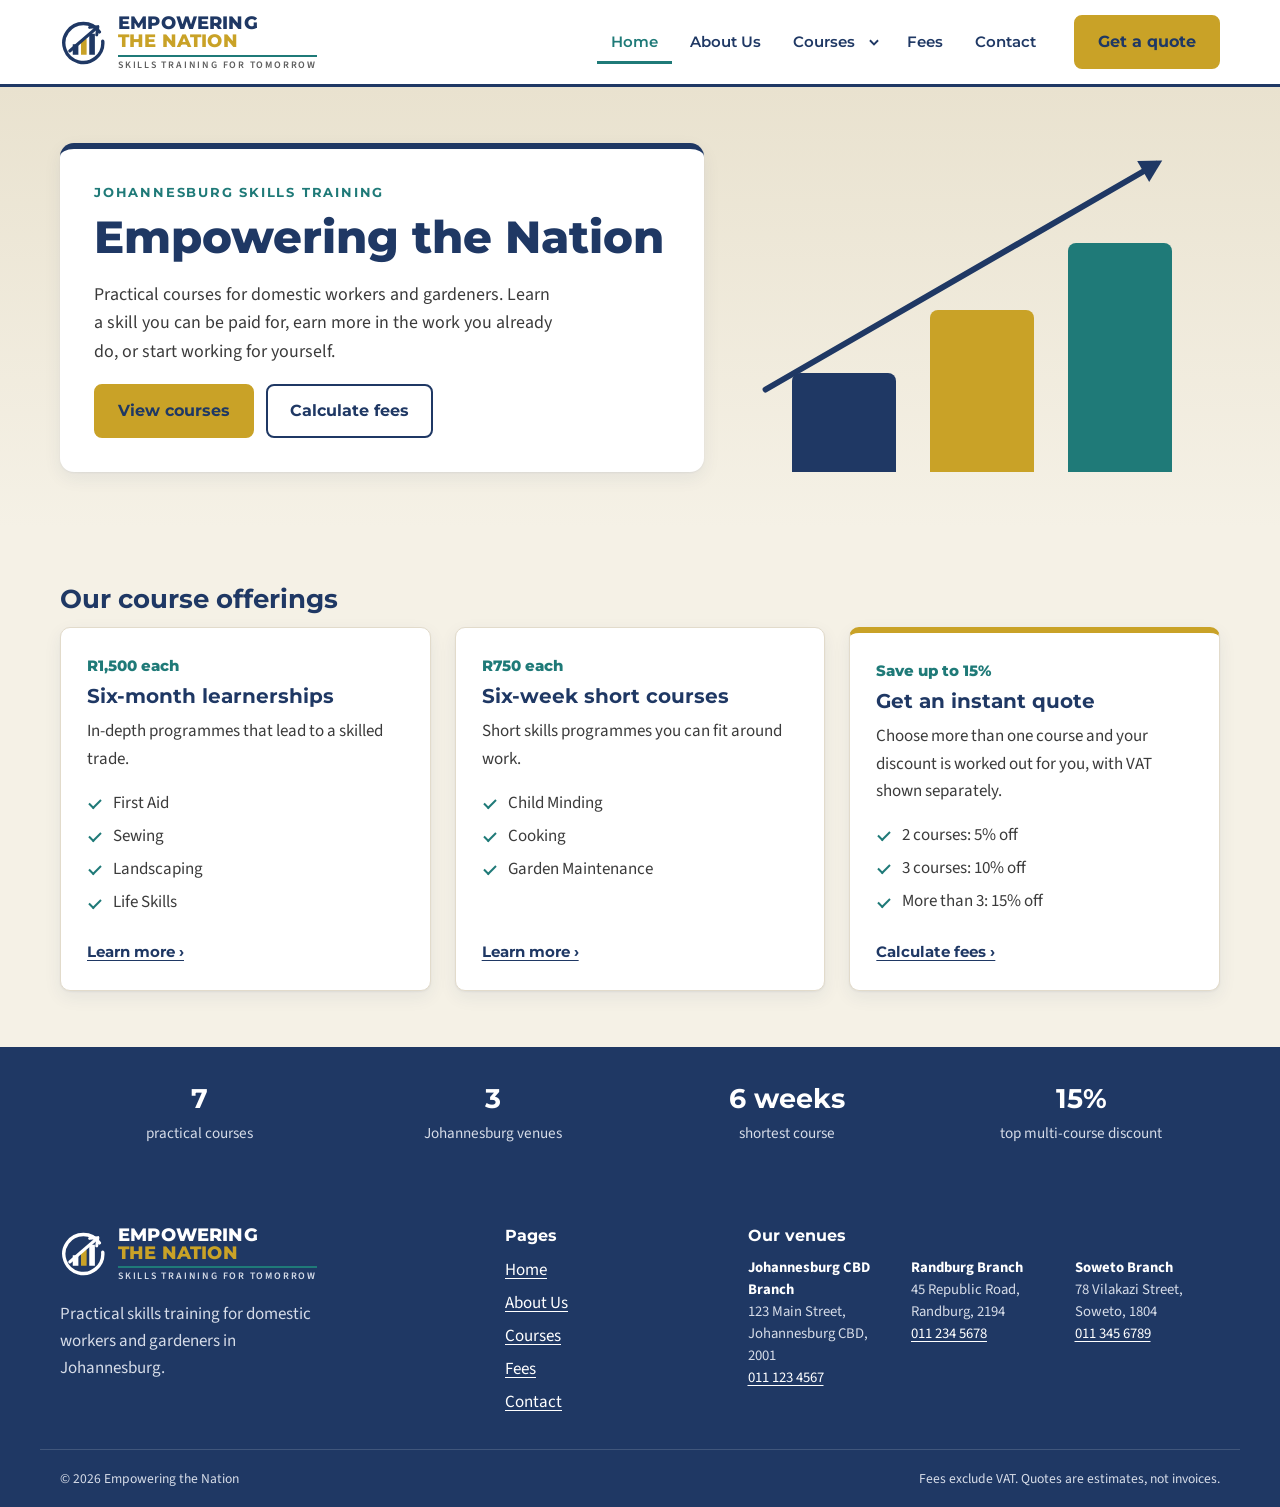
<file: index.html>
<!DOCTYPE html>
<html lang="en-ZA">
<head>
<meta charset="utf-8">
<meta name="viewport" content="width=device-width, initial-scale=1">
<title>Home | Empowering the Nation</title>
<meta name="description" content="Practical skills courses for domestic workers and gardeners in Johannesburg.">
<meta name="theme-color" content="#1F3864">
<link rel="icon" href="data:image/svg+xml,%3Csvg%20xmlns%3D%22http%3A%2F%2Fwww.w3.org%2F2000%2Fsvg%22%20viewBox%3D%220%200%2064%2064%22%3E%3Crect%20width%3D%2264%22%20height%3D%2264%22%20rx%3D%2214%22%20fill%3D%22%23F5F1E6%22%2F%3E%3Crect%20x%3D%2217%22%20y%3D%2235%22%20width%3D%227.5%22%20height%3D%2214%22%20fill%3D%22%231F3864%22%2F%3E%3Crect%20x%3D%2228%22%20y%3D%2228%22%20width%3D%227.5%22%20height%3D%2221%22%20fill%3D%22%23C9A227%22%2F%3E%3Crect%20x%3D%2239%22%20y%3D%2221%22%20width%3D%227.5%22%20height%3D%2228%22%20fill%3D%22%231F3864%22%2F%3E%3Cpath%20d%3D%22M13%2044%2049%2013%22%20stroke%3D%22%231F3864%22%20stroke-width%3D%224%22%20stroke-linecap%3D%22round%22%2F%3E%3C%2Fsvg%3E">
<link rel="preconnect" href="https://fonts.googleapis.com">
<link rel="preconnect" href="https://fonts.gstatic.com" crossorigin>
<link rel="stylesheet" href="https://fonts.googleapis.com/css2?family=Montserrat:wght@600;700;800&family=Source+Sans+3:wght@400;600;700&display=swap">
<link rel="stylesheet" href="base.css">
<link rel="stylesheet" href="site.css">
</head>
<body class="is-site">
<a class="skip-link" href="#main">Skip to content</a><header class="site-header"><div class="wrap nav-row"><a class="logo" href="index.html" aria-label="Empowering the Nation home"><svg class="logo-mark" viewBox="0 0 64 64" aria-hidden="true"><path d="M52.5 18.5A26 26 0 1 0 57 31" fill="none" stroke="#1F3864" stroke-width="4.5" stroke-linecap="round"/><rect x="17" y="35" width="7.5" height="14" fill="#1F3864"/><rect x="28" y="28" width="7.5" height="21" fill="#C9A227"/><rect x="39" y="21" width="7.5" height="28" fill="#1F3864"/><path d="M13 44 49 13" stroke="#1F3864" stroke-width="4" stroke-linecap="round"/><path d="M39.5 12.5 50.5 11.5 49 22.5" fill="none" stroke="#1F3864" stroke-width="4" stroke-linecap="round" stroke-linejoin="round"/></svg><span class="logo-words"><span class="logo-1">EMPOWERING</span><span class="logo-2">THE NATION</span><span class="logo-tag">Skills training for tomorrow</span></span></a><button class="nav-toggle" type="button" aria-expanded="false" aria-controls="site-links" aria-label="Open menu"><svg class="ui-icon" viewBox="0 0 24 24" fill="none" stroke="currentColor" stroke-width="1.8" stroke-linecap="round" stroke-linejoin="round" aria-hidden="true"><path d="M4 7h16M4 12h16M4 17h16"/></svg></button><nav class="main-nav" aria-label="Main"><ul class="nav-links" id="site-links"><li><a href="index.html" aria-current="page">Home</a></li><li><a href="about.html">About Us</a></li><li class="has-dropdown"><a href="courses.html">Courses</a><button class="dropdown-toggle" type="button" aria-expanded="false" aria-controls="dd-courses" aria-label="Show all courses"><svg viewBox="0 0 12 12" aria-hidden="true"><path d="M2.5 4.5 6 8l3.5-3.5" fill="none" stroke="currentColor" stroke-width="1.6"/></svg></button><div class="dropdown" id="dd-courses"><div class="dropdown-inner"><div class="dd-grid"><div><p class="dd-head">Six-month learnerships</p><ul><li><a href="course-first-aid.html">First Aid<span>R1,500</span></a></li><li><a href="course-sewing.html">Sewing<span>R1,500</span></a></li><li><a href="course-landscaping.html">Landscaping<span>R1,500</span></a></li><li><a href="course-life-skills.html">Life Skills<span>R1,500</span></a></li></ul></div><div><p class="dd-head">Six-week short courses</p><ul><li><a href="course-child-minding.html">Child Minding<span>R750</span></a></li><li><a href="course-cooking.html">Cooking<span>R750</span></a></li><li><a href="course-garden-maintenance.html">Garden Maintenance<span>R750</span></a></li></ul></div></div><a class="dd-all" href="courses.html">View all 7 courses &rsaquo;</a></div></div></li><li><a href="fees.html">Fees</a></li><li><a href="contact.html">Contact</a></li></ul></nav><a class="btn btn-gold nav-cta" href="fees.html">Get a quote</a></div></header><main id="main"><section class="hero"><div class="wrap hero-grid"><div class="hero-card"><p class="eyebrow">Johannesburg skills training</p><h1>Empowering the Nation</h1><p class="hero-lead">Practical courses for domestic workers and gardeners. Learn a skill you can be paid for, earn more in the work you already do, or start working for yourself.</p><div class="btn-row"><a class="btn btn-gold" href="courses.html">View courses</a><a class="btn btn-outline" href="fees.html">Calculate fees</a></div></div><div class="hero-art" aria-hidden="true"><span class="bar b1"></span><span class="bar b2"></span><span class="bar b3"></span><span class="arrow"></span></div></div></section><section class="section"><div class="wrap"><h2 class="section-title">Our course offerings</h2><div class="offer-grid"><article class="card offer-card"><p class="offer-fee">R1,500 each</p><h3>Six-month learnerships</h3><p>In-depth programmes that lead to a skilled trade.</p><ul class="tick-list"><li>First Aid</li><li>Sewing</li><li>Landscaping</li><li>Life Skills</li></ul><a class="text-link" href="courses.html?type=six-month">Learn more &rsaquo;</a></article><article class="card offer-card"><p class="offer-fee">R750 each</p><h3>Six-week short courses</h3><p>Short skills programmes you can fit around work.</p><ul class="tick-list"><li>Child Minding</li><li>Cooking</li><li>Garden Maintenance</li></ul><a class="text-link" href="courses.html?type=six-week">Learn more &rsaquo;</a></article><article class="card offer-card offer-quote"><p class="offer-fee">Save up to 15%</p><h3>Get an instant quote</h3><p>Choose more than one course and your discount is worked out for you, with VAT shown separately.</p><ul class="tick-list"><li>2 courses: 5% off</li><li>3 courses: 10% off</li><li>More than 3: 15% off</li></ul><a class="text-link" href="fees.html">Calculate fees &rsaquo;</a></article></div></div></section><section class="stats" aria-label="Empowering the Nation in numbers"><div class="wrap stats-grid"><div><strong>7</strong><span>practical courses</span></div><div><strong>3</strong><span>Johannesburg venues</span></div><div><strong>6 weeks</strong><span>shortest course</span></div><div><strong>15%</strong><span>top multi-course discount</span></div></div></section></main><footer class="site-footer"><div class="wrap footer-grid"><div><a class="logo logo-reverse" href="index.html" aria-label="Empowering the Nation home"><svg class="logo-mark" viewBox="0 0 64 64" aria-hidden="true"><path d="M52.5 18.5A26 26 0 1 0 57 31" fill="none" stroke="#1F3864" stroke-width="4.5" stroke-linecap="round"/><rect x="17" y="35" width="7.5" height="14" fill="#1F3864"/><rect x="28" y="28" width="7.5" height="21" fill="#C9A227"/><rect x="39" y="21" width="7.5" height="28" fill="#1F3864"/><path d="M13 44 49 13" stroke="#1F3864" stroke-width="4" stroke-linecap="round"/><path d="M39.5 12.5 50.5 11.5 49 22.5" fill="none" stroke="#1F3864" stroke-width="4" stroke-linecap="round" stroke-linejoin="round"/></svg><span class="logo-words"><span class="logo-1">EMPOWERING</span><span class="logo-2">THE NATION</span><span class="logo-tag">Skills training for tomorrow</span></span></a><p class="footer-note">Practical skills training for domestic workers and gardeners in Johannesburg.</p></div><div><h2 class="footer-h">Pages</h2><ul class="footer-links"><li><a href="index.html">Home</a></li><li><a href="about.html">About Us</a></li><li><a href="courses.html">Courses</a></li><li><a href="fees.html">Fees</a></li><li><a href="contact.html">Contact</a></li></ul></div><div class="footer-venues"><h2 class="footer-h">Our venues</h2><ul><li><strong>Johannesburg CBD Branch</strong><br>123 Main Street, Johannesburg CBD, 2001<br><a href="tel:+27111234567">011 123 4567</a></li><li><strong>Randburg Branch</strong><br>45 Republic Road, Randburg, 2194<br><a href="tel:+27112345678">011 234 5678</a></li><li><strong>Soweto Branch</strong><br>78 Vilakazi Street, Soweto, 1804<br><a href="tel:+27113456789">011 345 6789</a></li></ul></div></div><div class="wrap footer-base"><span>&copy; 2026 Empowering the Nation</span><span>Fees exclude VAT. Quotes are estimates, not invoices.</span></div></footer>
<script src="app.js"></script>
</body>
</html>
</file>
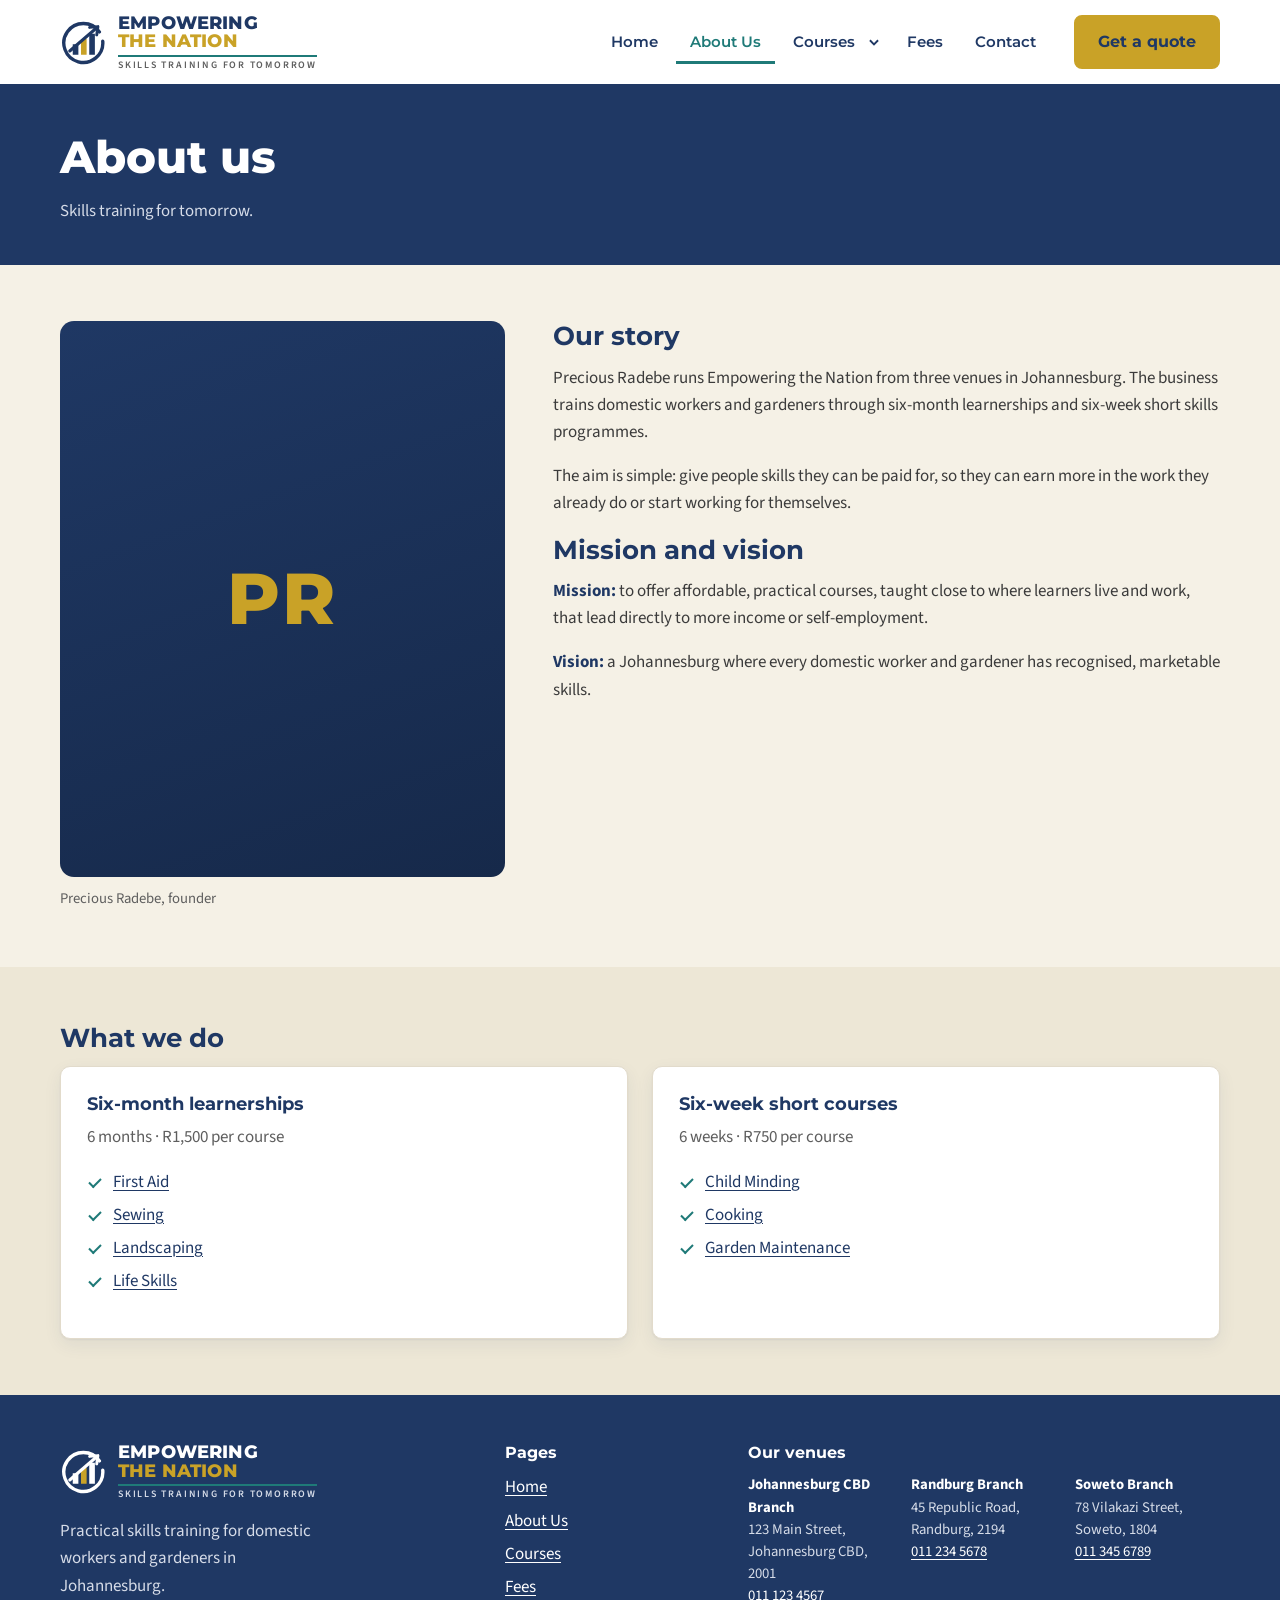
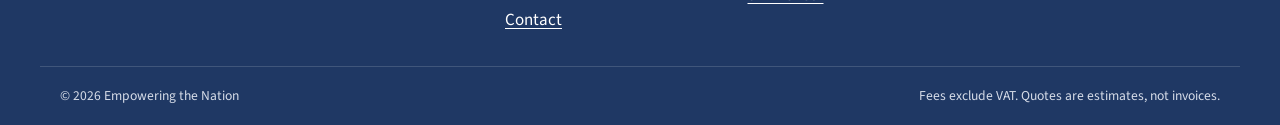
<file: about.html>
<!DOCTYPE html>
<html lang="en-ZA">
<head>
<meta charset="utf-8">
<meta name="viewport" content="width=device-width, initial-scale=1">
<title>About us | Empowering the Nation</title>
<meta name="description" content="Who we are, our mission and vision, and what we teach.">
<meta name="theme-color" content="#1F3864">
<link rel="icon" href="data:image/svg+xml,%3Csvg%20xmlns%3D%22http%3A%2F%2Fwww.w3.org%2F2000%2Fsvg%22%20viewBox%3D%220%200%2064%2064%22%3E%3Crect%20width%3D%2264%22%20height%3D%2264%22%20rx%3D%2214%22%20fill%3D%22%23F5F1E6%22%2F%3E%3Crect%20x%3D%2217%22%20y%3D%2235%22%20width%3D%227.5%22%20height%3D%2214%22%20fill%3D%22%231F3864%22%2F%3E%3Crect%20x%3D%2228%22%20y%3D%2228%22%20width%3D%227.5%22%20height%3D%2221%22%20fill%3D%22%23C9A227%22%2F%3E%3Crect%20x%3D%2239%22%20y%3D%2221%22%20width%3D%227.5%22%20height%3D%2228%22%20fill%3D%22%231F3864%22%2F%3E%3Cpath%20d%3D%22M13%2044%2049%2013%22%20stroke%3D%22%231F3864%22%20stroke-width%3D%224%22%20stroke-linecap%3D%22round%22%2F%3E%3C%2Fsvg%3E">
<link rel="preconnect" href="https://fonts.googleapis.com">
<link rel="preconnect" href="https://fonts.gstatic.com" crossorigin>
<link rel="stylesheet" href="https://fonts.googleapis.com/css2?family=Montserrat:wght@600;700;800&family=Source+Sans+3:wght@400;600;700&display=swap">
<link rel="stylesheet" href="base.css">
<link rel="stylesheet" href="site.css">
</head>
<body class="is-site">
<a class="skip-link" href="#main">Skip to content</a><header class="site-header"><div class="wrap nav-row"><a class="logo" href="index.html" aria-label="Empowering the Nation home"><svg class="logo-mark" viewBox="0 0 64 64" aria-hidden="true"><path d="M52.5 18.5A26 26 0 1 0 57 31" fill="none" stroke="#1F3864" stroke-width="4.5" stroke-linecap="round"/><rect x="17" y="35" width="7.5" height="14" fill="#1F3864"/><rect x="28" y="28" width="7.5" height="21" fill="#C9A227"/><rect x="39" y="21" width="7.5" height="28" fill="#1F3864"/><path d="M13 44 49 13" stroke="#1F3864" stroke-width="4" stroke-linecap="round"/><path d="M39.5 12.5 50.5 11.5 49 22.5" fill="none" stroke="#1F3864" stroke-width="4" stroke-linecap="round" stroke-linejoin="round"/></svg><span class="logo-words"><span class="logo-1">EMPOWERING</span><span class="logo-2">THE NATION</span><span class="logo-tag">Skills training for tomorrow</span></span></a><button class="nav-toggle" type="button" aria-expanded="false" aria-controls="site-links" aria-label="Open menu"><svg class="ui-icon" viewBox="0 0 24 24" fill="none" stroke="currentColor" stroke-width="1.8" stroke-linecap="round" stroke-linejoin="round" aria-hidden="true"><path d="M4 7h16M4 12h16M4 17h16"/></svg></button><nav class="main-nav" aria-label="Main"><ul class="nav-links" id="site-links"><li><a href="index.html">Home</a></li><li><a href="about.html" aria-current="page">About Us</a></li><li class="has-dropdown"><a href="courses.html">Courses</a><button class="dropdown-toggle" type="button" aria-expanded="false" aria-controls="dd-courses" aria-label="Show all courses"><svg viewBox="0 0 12 12" aria-hidden="true"><path d="M2.5 4.5 6 8l3.5-3.5" fill="none" stroke="currentColor" stroke-width="1.6"/></svg></button><div class="dropdown" id="dd-courses"><div class="dropdown-inner"><div class="dd-grid"><div><p class="dd-head">Six-month learnerships</p><ul><li><a href="course-first-aid.html">First Aid<span>R1,500</span></a></li><li><a href="course-sewing.html">Sewing<span>R1,500</span></a></li><li><a href="course-landscaping.html">Landscaping<span>R1,500</span></a></li><li><a href="course-life-skills.html">Life Skills<span>R1,500</span></a></li></ul></div><div><p class="dd-head">Six-week short courses</p><ul><li><a href="course-child-minding.html">Child Minding<span>R750</span></a></li><li><a href="course-cooking.html">Cooking<span>R750</span></a></li><li><a href="course-garden-maintenance.html">Garden Maintenance<span>R750</span></a></li></ul></div></div><a class="dd-all" href="courses.html">View all 7 courses &rsaquo;</a></div></div></li><li><a href="fees.html">Fees</a></li><li><a href="contact.html">Contact</a></li></ul></nav><a class="btn btn-gold nav-cta" href="fees.html">Get a quote</a></div></header><main id="main"><section class="banner"><div class="wrap"><h1>About us</h1><p>Skills training for tomorrow.</p></div></section><section class="section"><div class="wrap story-grid"><figure class="founder"><div class="founder-art" aria-hidden="true">PR</div><figcaption>Precious Radebe, founder</figcaption></figure><div><h2 class="section-title">Our story</h2><p>Precious Radebe runs Empowering the Nation from three venues in Johannesburg. The business trains domestic workers and gardeners through six-month learnerships and six-week short skills programmes.</p><p>The aim is simple: give people skills they can be paid for, so they can earn more in the work they already do or start working for themselves.</p><h2 class="section-title">Mission and vision</h2><p><strong>Mission:</strong> to offer affordable, practical courses, taught close to where learners live and work, that lead directly to more income or self-employment.</p><p><strong>Vision:</strong> a Johannesburg where every domestic worker and gardener has recognised, marketable skills.</p></div></div></section><section class="section section-alt"><div class="wrap"><h2 class="section-title">What we do</h2><div class="what-grid"><div class="card what-card"><h3>Six-month learnerships</h3><p class="muted">6 months &middot; R1,500 per course</p><ul class="tick-list"><li><a href="course-first-aid.html">First Aid</a></li><li><a href="course-sewing.html">Sewing</a></li><li><a href="course-landscaping.html">Landscaping</a></li><li><a href="course-life-skills.html">Life Skills</a></li></ul></div><div class="card what-card"><h3>Six-week short courses</h3><p class="muted">6 weeks &middot; R750 per course</p><ul class="tick-list"><li><a href="course-child-minding.html">Child Minding</a></li><li><a href="course-cooking.html">Cooking</a></li><li><a href="course-garden-maintenance.html">Garden Maintenance</a></li></ul></div></div></div></section></main><footer class="site-footer"><div class="wrap footer-grid"><div><a class="logo logo-reverse" href="index.html" aria-label="Empowering the Nation home"><svg class="logo-mark" viewBox="0 0 64 64" aria-hidden="true"><path d="M52.5 18.5A26 26 0 1 0 57 31" fill="none" stroke="#1F3864" stroke-width="4.5" stroke-linecap="round"/><rect x="17" y="35" width="7.5" height="14" fill="#1F3864"/><rect x="28" y="28" width="7.5" height="21" fill="#C9A227"/><rect x="39" y="21" width="7.5" height="28" fill="#1F3864"/><path d="M13 44 49 13" stroke="#1F3864" stroke-width="4" stroke-linecap="round"/><path d="M39.5 12.5 50.5 11.5 49 22.5" fill="none" stroke="#1F3864" stroke-width="4" stroke-linecap="round" stroke-linejoin="round"/></svg><span class="logo-words"><span class="logo-1">EMPOWERING</span><span class="logo-2">THE NATION</span><span class="logo-tag">Skills training for tomorrow</span></span></a><p class="footer-note">Practical skills training for domestic workers and gardeners in Johannesburg.</p></div><div><h2 class="footer-h">Pages</h2><ul class="footer-links"><li><a href="index.html">Home</a></li><li><a href="about.html">About Us</a></li><li><a href="courses.html">Courses</a></li><li><a href="fees.html">Fees</a></li><li><a href="contact.html">Contact</a></li></ul></div><div class="footer-venues"><h2 class="footer-h">Our venues</h2><ul><li><strong>Johannesburg CBD Branch</strong><br>123 Main Street, Johannesburg CBD, 2001<br><a href="tel:+27111234567">011 123 4567</a></li><li><strong>Randburg Branch</strong><br>45 Republic Road, Randburg, 2194<br><a href="tel:+27112345678">011 234 5678</a></li><li><strong>Soweto Branch</strong><br>78 Vilakazi Street, Soweto, 1804<br><a href="tel:+27113456789">011 345 6789</a></li></ul></div></div><div class="wrap footer-base"><span>&copy; 2026 Empowering the Nation</span><span>Fees exclude VAT. Quotes are estimates, not invoices.</span></div></footer>
<script src="app.js"></script>
</body>
</html>
</file>
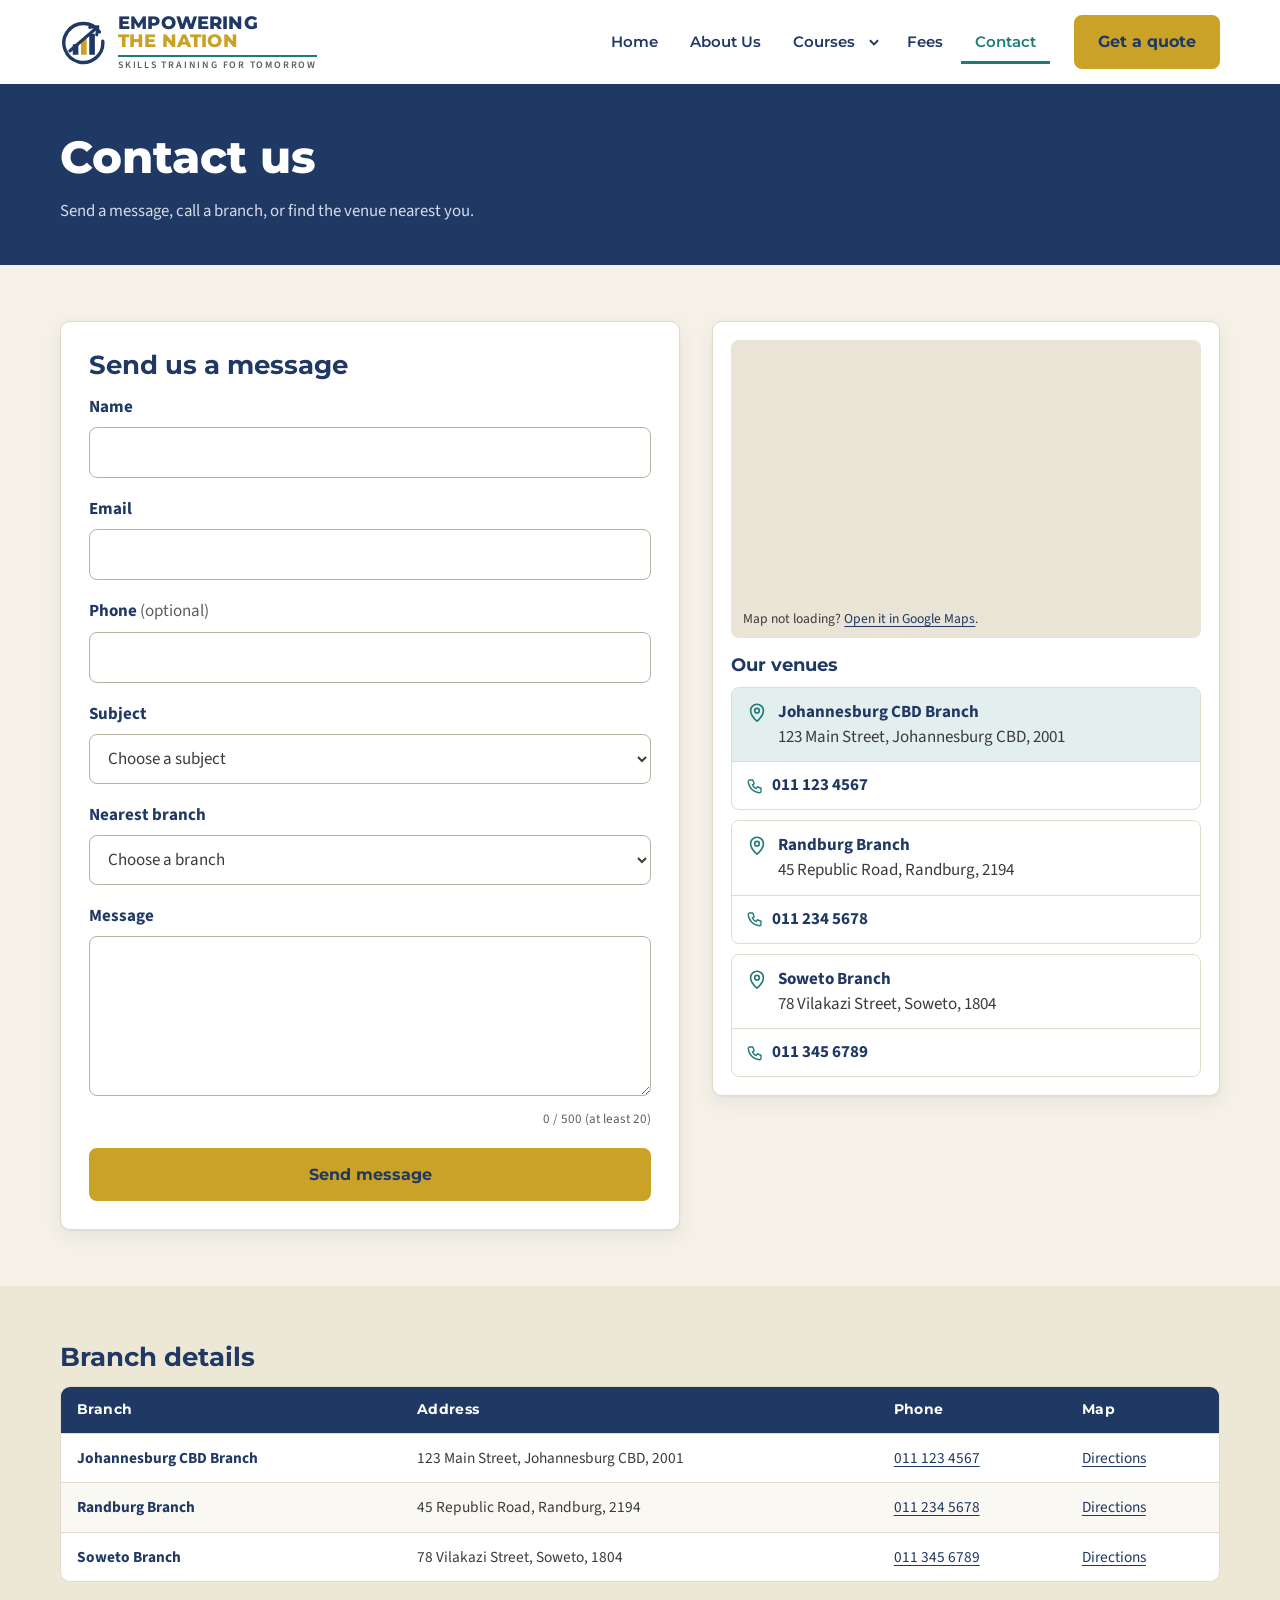
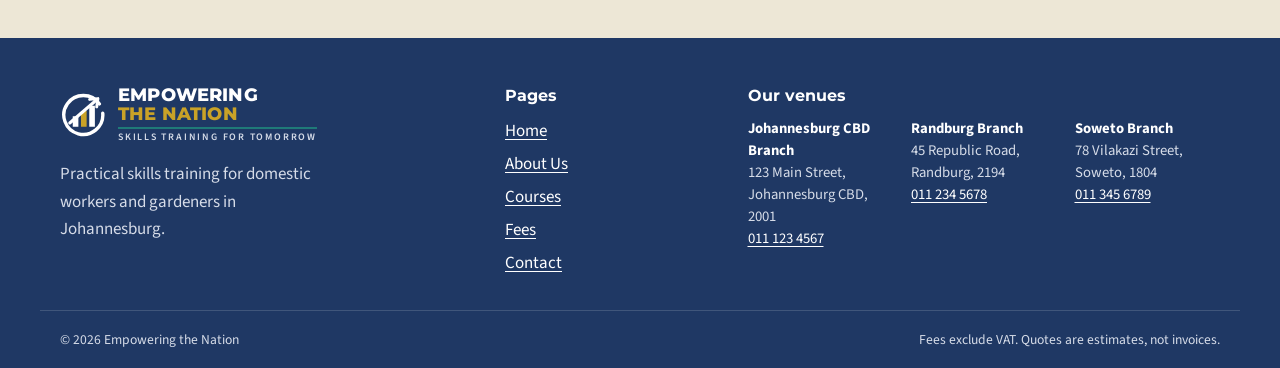
<file: contact.html>
<!DOCTYPE html>
<html lang="en-ZA">
<head>
<meta charset="utf-8">
<meta name="viewport" content="width=device-width, initial-scale=1">
<title>Contact us | Empowering the Nation</title>
<meta name="description" content="Contact details and maps for our three Johannesburg venues.">
<meta name="theme-color" content="#1F3864">
<link rel="icon" href="data:image/svg+xml,%3Csvg%20xmlns%3D%22http%3A%2F%2Fwww.w3.org%2F2000%2Fsvg%22%20viewBox%3D%220%200%2064%2064%22%3E%3Crect%20width%3D%2264%22%20height%3D%2264%22%20rx%3D%2214%22%20fill%3D%22%23F5F1E6%22%2F%3E%3Crect%20x%3D%2217%22%20y%3D%2235%22%20width%3D%227.5%22%20height%3D%2214%22%20fill%3D%22%231F3864%22%2F%3E%3Crect%20x%3D%2228%22%20y%3D%2228%22%20width%3D%227.5%22%20height%3D%2221%22%20fill%3D%22%23C9A227%22%2F%3E%3Crect%20x%3D%2239%22%20y%3D%2221%22%20width%3D%227.5%22%20height%3D%2228%22%20fill%3D%22%231F3864%22%2F%3E%3Cpath%20d%3D%22M13%2044%2049%2013%22%20stroke%3D%22%231F3864%22%20stroke-width%3D%224%22%20stroke-linecap%3D%22round%22%2F%3E%3C%2Fsvg%3E">
<link rel="preconnect" href="https://fonts.googleapis.com">
<link rel="preconnect" href="https://fonts.gstatic.com" crossorigin>
<link rel="stylesheet" href="https://fonts.googleapis.com/css2?family=Montserrat:wght@600;700;800&family=Source+Sans+3:wght@400;600;700&display=swap">
<link rel="stylesheet" href="base.css">
<link rel="stylesheet" href="site.css">
</head>
<body class="is-site">
<a class="skip-link" href="#main">Skip to content</a><header class="site-header"><div class="wrap nav-row"><a class="logo" href="index.html" aria-label="Empowering the Nation home"><svg class="logo-mark" viewBox="0 0 64 64" aria-hidden="true"><path d="M52.5 18.5A26 26 0 1 0 57 31" fill="none" stroke="#1F3864" stroke-width="4.5" stroke-linecap="round"/><rect x="17" y="35" width="7.5" height="14" fill="#1F3864"/><rect x="28" y="28" width="7.5" height="21" fill="#C9A227"/><rect x="39" y="21" width="7.5" height="28" fill="#1F3864"/><path d="M13 44 49 13" stroke="#1F3864" stroke-width="4" stroke-linecap="round"/><path d="M39.5 12.5 50.5 11.5 49 22.5" fill="none" stroke="#1F3864" stroke-width="4" stroke-linecap="round" stroke-linejoin="round"/></svg><span class="logo-words"><span class="logo-1">EMPOWERING</span><span class="logo-2">THE NATION</span><span class="logo-tag">Skills training for tomorrow</span></span></a><button class="nav-toggle" type="button" aria-expanded="false" aria-controls="site-links" aria-label="Open menu"><svg class="ui-icon" viewBox="0 0 24 24" fill="none" stroke="currentColor" stroke-width="1.8" stroke-linecap="round" stroke-linejoin="round" aria-hidden="true"><path d="M4 7h16M4 12h16M4 17h16"/></svg></button><nav class="main-nav" aria-label="Main"><ul class="nav-links" id="site-links"><li><a href="index.html">Home</a></li><li><a href="about.html">About Us</a></li><li class="has-dropdown"><a href="courses.html">Courses</a><button class="dropdown-toggle" type="button" aria-expanded="false" aria-controls="dd-courses" aria-label="Show all courses"><svg viewBox="0 0 12 12" aria-hidden="true"><path d="M2.5 4.5 6 8l3.5-3.5" fill="none" stroke="currentColor" stroke-width="1.6"/></svg></button><div class="dropdown" id="dd-courses"><div class="dropdown-inner"><div class="dd-grid"><div><p class="dd-head">Six-month learnerships</p><ul><li><a href="course-first-aid.html">First Aid<span>R1,500</span></a></li><li><a href="course-sewing.html">Sewing<span>R1,500</span></a></li><li><a href="course-landscaping.html">Landscaping<span>R1,500</span></a></li><li><a href="course-life-skills.html">Life Skills<span>R1,500</span></a></li></ul></div><div><p class="dd-head">Six-week short courses</p><ul><li><a href="course-child-minding.html">Child Minding<span>R750</span></a></li><li><a href="course-cooking.html">Cooking<span>R750</span></a></li><li><a href="course-garden-maintenance.html">Garden Maintenance<span>R750</span></a></li></ul></div></div><a class="dd-all" href="courses.html">View all 7 courses &rsaquo;</a></div></div></li><li><a href="fees.html">Fees</a></li><li><a href="contact.html" aria-current="page">Contact</a></li></ul></nav><a class="btn btn-gold nav-cta" href="fees.html">Get a quote</a></div></header><main id="main"><section class="banner"><div class="wrap"><h1>Contact us</h1><p>Send a message, call a branch, or find the venue nearest you.</p></div></section><section class="section"><div class="wrap"><div class="contact-grid"><div><form id="contact-form" class="card form-card" novalidate><h2 class="section-title">Send us a message</h2><div class="field"><label for="c-name">Name</label><input id="c-name" name="name" type="text" autocomplete="name" aria-describedby="c-name-error" required><p class="field-error" id="c-name-error" role="alert">Enter your first name and surname.</p></div><div class="field"><label for="c-email">Email</label><input id="c-email" name="email" type="email" autocomplete="email" aria-describedby="c-email-error" required><p class="field-error" id="c-email-error" role="alert">Enter an email address like name@example.com.</p></div><div class="field"><label for="c-phone">Phone <span class="opt">(optional)</span></label><input id="c-phone" name="phone" type="tel" inputmode="tel" autocomplete="tel" aria-describedby="c-phone-error"><p class="field-error" id="c-phone-error" role="alert">Enter a 10-digit South African number, or leave this blank.</p></div><div class="field"><label for="c-subject">Subject</label><select id="c-subject" name="subject" aria-describedby="c-subject-error" required><option value="">Choose a subject</option><option value="general">General enquiry</option><option value="first-aid">Course: First Aid</option><option value="sewing">Course: Sewing</option><option value="landscaping">Course: Landscaping</option><option value="life-skills">Course: Life Skills</option><option value="child-minding">Course: Child Minding</option><option value="cooking">Course: Cooking</option><option value="garden-maintenance">Course: Garden Maintenance</option><option value="fees">Fees and payment</option></select><p class="field-error" id="c-subject-error" role="alert">Choose what your message is about.</p></div><div class="field"><label for="c-venue">Nearest branch</label><select id="c-venue" name="venue" aria-describedby="c-venue-error" required><option value="">Choose a branch</option><option value="cbd">Johannesburg CBD Branch</option><option value="randburg">Randburg Branch</option><option value="soweto">Soweto Branch</option></select><p class="field-error" id="c-venue-error" role="alert">Choose the branch closest to you.</p></div><div class="field"><label for="c-message">Message</label><textarea id="c-message" name="message" rows="5" maxlength="500" aria-describedby="c-message-count c-message-error" required></textarea><p class="char-count" id="c-message-count">0 / 500</p><p class="field-error" id="c-message-error" role="alert">Write at least 20 characters so we can help.</p></div><button class="btn btn-gold btn-block" type="submit">Send message</button></form><div class="card form-card success" id="contact-success" hidden tabindex="-1" role="status"><h2 class="section-title">Message received</h2><p id="contact-success-text"></p><p class="fine">This website has no server yet, so your message is shown here only. To be sure we get it, please also call your branch.</p><button class="btn btn-outline" type="button" id="contact-new">Send another message</button></div></div><div class="card map-card"><div class="map-frame"><iframe id="venue-map" title="Map of Johannesburg CBD Branch" loading="lazy" referrerpolicy="no-referrer-when-downgrade" src="https://maps.google.com/maps?q=123+Main+Street%2C+Johannesburg+CBD%2C+2001&amp;z=15&amp;output=embed"></iframe><p class="map-fallback">Map not loading? <a id="map-link" href="https://www.google.com/maps/search/?api=1&amp;query=123+Main+Street%2C+Johannesburg+CBD%2C+2001" target="_blank" rel="noopener">Open it in Google Maps</a>.</p></div><h2 class="summary-title">Our venues</h2><ul class="venue-list"><li><button type="button" class="venue-btn on" data-venue="cbd" data-address="123 Main Street, Johannesburg CBD, 2001" aria-pressed="true"><svg class="ui-icon" viewBox="0 0 24 24" fill="none" stroke="currentColor" stroke-width="1.8" stroke-linecap="round" stroke-linejoin="round" aria-hidden="true"><path d="M12 21s-7-6.2-7-11.5a7 7 0 0 1 14 0C19 14.8 12 21 12 21z"/><circle cx="12" cy="9.5" r="2.5"/></svg><span><strong>Johannesburg CBD Branch</strong><br>123 Main Street, Johannesburg CBD, 2001</span></button><a class="call" href="tel:+27111234567"><svg class="ui-icon" viewBox="0 0 24 24" fill="none" stroke="currentColor" stroke-width="1.8" stroke-linecap="round" stroke-linejoin="round" aria-hidden="true"><path d="M5 4h4l2 5-2.5 1.5a11 11 0 0 0 5 5L15 13l5 2v4a2 2 0 0 1-2 2A16 16 0 0 1 3 6a2 2 0 0 1 2-2z"/></svg>011 123 4567</a></li><li><button type="button" class="venue-btn" data-venue="randburg" data-address="45 Republic Road, Randburg, 2194" aria-pressed="false"><svg class="ui-icon" viewBox="0 0 24 24" fill="none" stroke="currentColor" stroke-width="1.8" stroke-linecap="round" stroke-linejoin="round" aria-hidden="true"><path d="M12 21s-7-6.2-7-11.5a7 7 0 0 1 14 0C19 14.8 12 21 12 21z"/><circle cx="12" cy="9.5" r="2.5"/></svg><span><strong>Randburg Branch</strong><br>45 Republic Road, Randburg, 2194</span></button><a class="call" href="tel:+27112345678"><svg class="ui-icon" viewBox="0 0 24 24" fill="none" stroke="currentColor" stroke-width="1.8" stroke-linecap="round" stroke-linejoin="round" aria-hidden="true"><path d="M5 4h4l2 5-2.5 1.5a11 11 0 0 0 5 5L15 13l5 2v4a2 2 0 0 1-2 2A16 16 0 0 1 3 6a2 2 0 0 1 2-2z"/></svg>011 234 5678</a></li><li><button type="button" class="venue-btn" data-venue="soweto" data-address="78 Vilakazi Street, Soweto, 1804" aria-pressed="false"><svg class="ui-icon" viewBox="0 0 24 24" fill="none" stroke="currentColor" stroke-width="1.8" stroke-linecap="round" stroke-linejoin="round" aria-hidden="true"><path d="M12 21s-7-6.2-7-11.5a7 7 0 0 1 14 0C19 14.8 12 21 12 21z"/><circle cx="12" cy="9.5" r="2.5"/></svg><span><strong>Soweto Branch</strong><br>78 Vilakazi Street, Soweto, 1804</span></button><a class="call" href="tel:+27113456789"><svg class="ui-icon" viewBox="0 0 24 24" fill="none" stroke="currentColor" stroke-width="1.8" stroke-linecap="round" stroke-linejoin="round" aria-hidden="true"><path d="M5 4h4l2 5-2.5 1.5a11 11 0 0 0 5 5L15 13l5 2v4a2 2 0 0 1-2 2A16 16 0 0 1 3 6a2 2 0 0 1 2-2z"/></svg>011 345 6789</a></li></ul></div></div></div></section><section class="section section-alt"><div class="wrap"><h2 class="section-title">Branch details</h2><div class="table-scroll"><table class="data-table"><thead><tr><th scope="col">Branch</th><th scope="col">Address</th><th scope="col">Phone</th><th scope="col">Map</th></tr></thead><tbody><tr><th scope="row">Johannesburg CBD Branch</th><td>123 Main Street, Johannesburg CBD, 2001</td><td><a href="tel:+27111234567">011 123 4567</a></td><td><a href="https://www.google.com/maps/search/?api=1&amp;query=123+Main+Street%2C+Johannesburg+CBD%2C+2001" target="_blank" rel="noopener">Directions</a></td></tr><tr><th scope="row">Randburg Branch</th><td>45 Republic Road, Randburg, 2194</td><td><a href="tel:+27112345678">011 234 5678</a></td><td><a href="https://www.google.com/maps/search/?api=1&amp;query=45+Republic+Road%2C+Randburg%2C+2194" target="_blank" rel="noopener">Directions</a></td></tr><tr><th scope="row">Soweto Branch</th><td>78 Vilakazi Street, Soweto, 1804</td><td><a href="tel:+27113456789">011 345 6789</a></td><td><a href="https://www.google.com/maps/search/?api=1&amp;query=78+Vilakazi+Street%2C+Soweto%2C+1804" target="_blank" rel="noopener">Directions</a></td></tr></tbody></table></div></div></section></main><footer class="site-footer"><div class="wrap footer-grid"><div><a class="logo logo-reverse" href="index.html" aria-label="Empowering the Nation home"><svg class="logo-mark" viewBox="0 0 64 64" aria-hidden="true"><path d="M52.5 18.5A26 26 0 1 0 57 31" fill="none" stroke="#1F3864" stroke-width="4.5" stroke-linecap="round"/><rect x="17" y="35" width="7.5" height="14" fill="#1F3864"/><rect x="28" y="28" width="7.5" height="21" fill="#C9A227"/><rect x="39" y="21" width="7.5" height="28" fill="#1F3864"/><path d="M13 44 49 13" stroke="#1F3864" stroke-width="4" stroke-linecap="round"/><path d="M39.5 12.5 50.5 11.5 49 22.5" fill="none" stroke="#1F3864" stroke-width="4" stroke-linecap="round" stroke-linejoin="round"/></svg><span class="logo-words"><span class="logo-1">EMPOWERING</span><span class="logo-2">THE NATION</span><span class="logo-tag">Skills training for tomorrow</span></span></a><p class="footer-note">Practical skills training for domestic workers and gardeners in Johannesburg.</p></div><div><h2 class="footer-h">Pages</h2><ul class="footer-links"><li><a href="index.html">Home</a></li><li><a href="about.html">About Us</a></li><li><a href="courses.html">Courses</a></li><li><a href="fees.html">Fees</a></li><li><a href="contact.html">Contact</a></li></ul></div><div class="footer-venues"><h2 class="footer-h">Our venues</h2><ul><li><strong>Johannesburg CBD Branch</strong><br>123 Main Street, Johannesburg CBD, 2001<br><a href="tel:+27111234567">011 123 4567</a></li><li><strong>Randburg Branch</strong><br>45 Republic Road, Randburg, 2194<br><a href="tel:+27112345678">011 234 5678</a></li><li><strong>Soweto Branch</strong><br>78 Vilakazi Street, Soweto, 1804<br><a href="tel:+27113456789">011 345 6789</a></li></ul></div></div><div class="wrap footer-base"><span>&copy; 2026 Empowering the Nation</span><span>Fees exclude VAT. Quotes are estimates, not invoices.</span></div></footer>
<script src="app.js"></script>
</body>
</html>
</file>
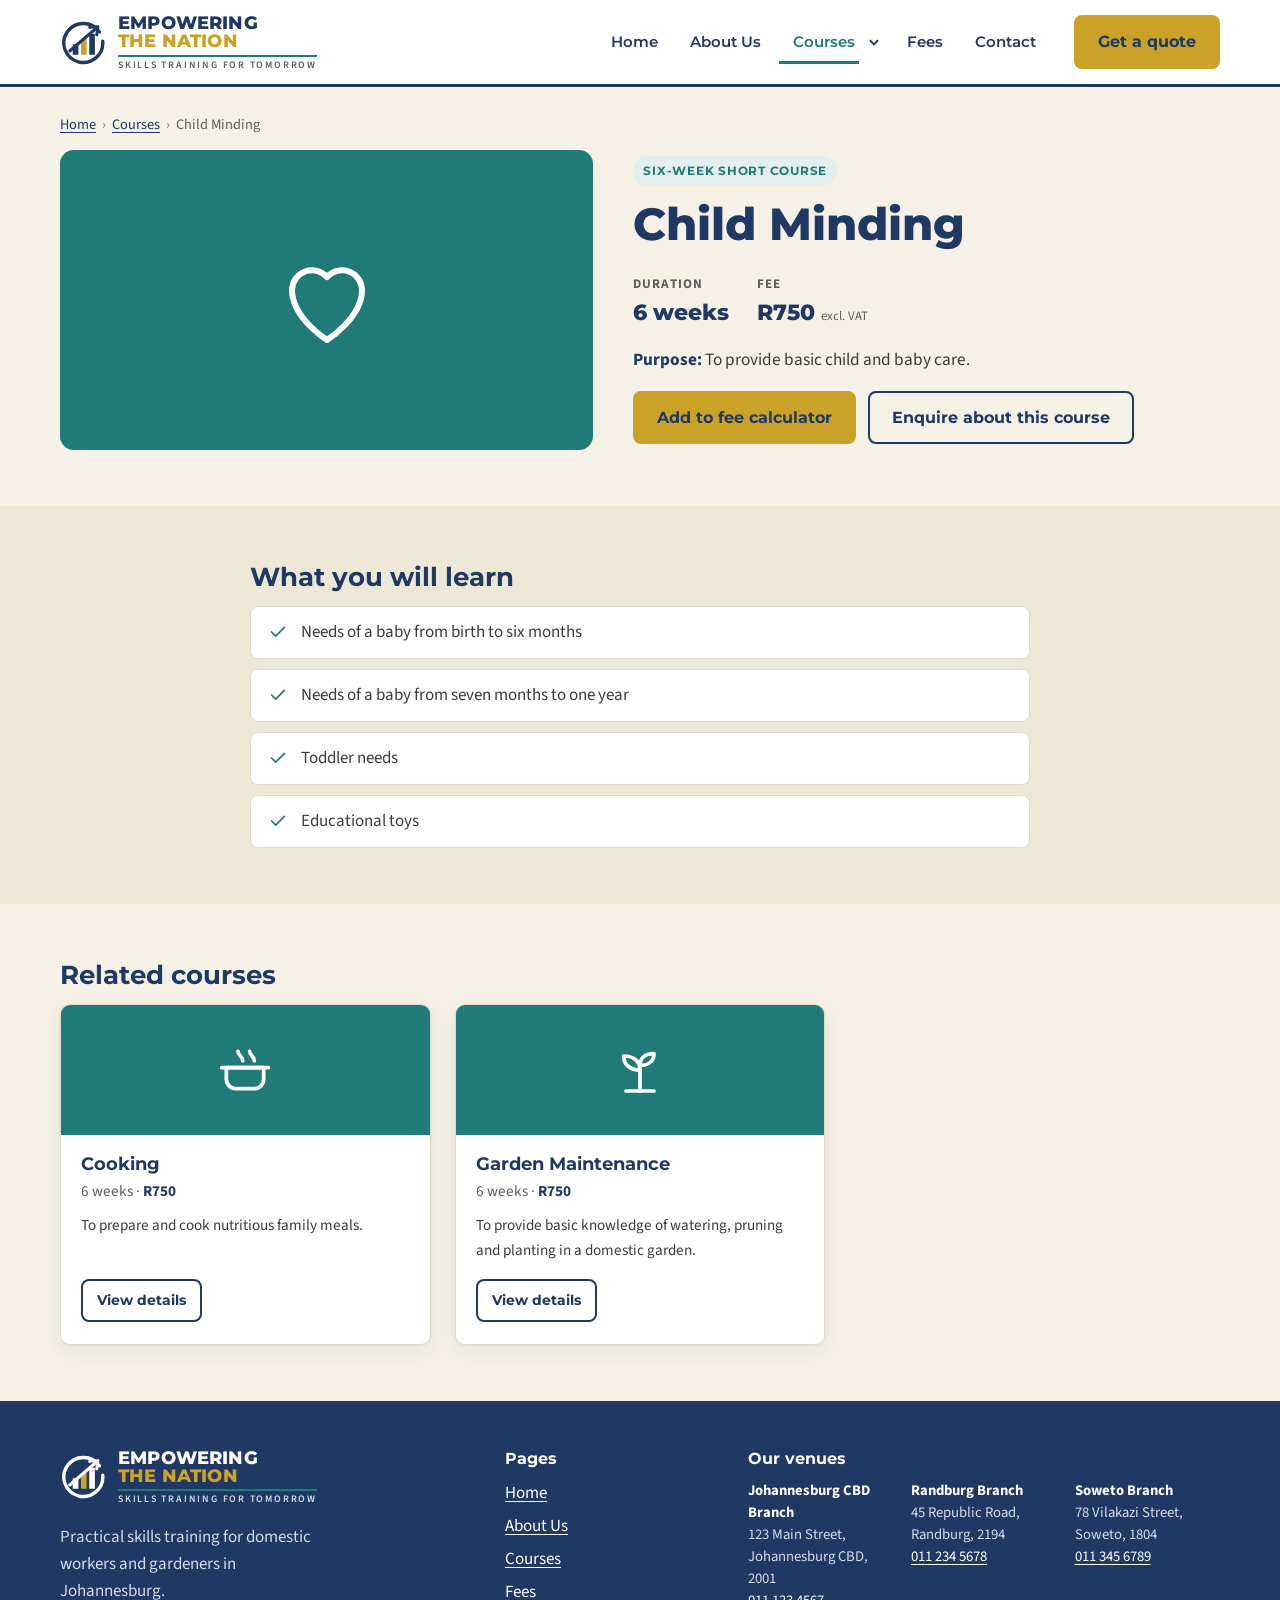
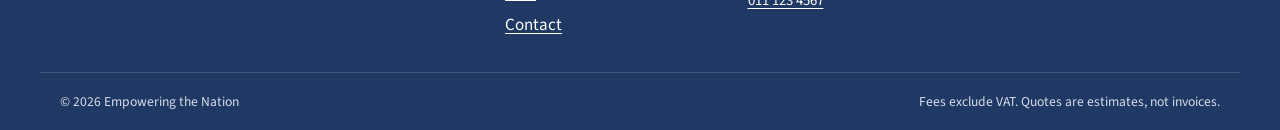
<file: course-child-minding.html>
<!DOCTYPE html>
<html lang="en-ZA">
<head>
<meta charset="utf-8">
<meta name="viewport" content="width=device-width, initial-scale=1">
<title>Child Minding | Empowering the Nation</title>
<meta name="description" content="Child Minding: To provide basic child and baby care.">
<meta name="theme-color" content="#1F3864">
<link rel="icon" href="data:image/svg+xml,%3Csvg%20xmlns%3D%22http%3A%2F%2Fwww.w3.org%2F2000%2Fsvg%22%20viewBox%3D%220%200%2064%2064%22%3E%3Crect%20width%3D%2264%22%20height%3D%2264%22%20rx%3D%2214%22%20fill%3D%22%23F5F1E6%22%2F%3E%3Crect%20x%3D%2217%22%20y%3D%2235%22%20width%3D%227.5%22%20height%3D%2214%22%20fill%3D%22%231F3864%22%2F%3E%3Crect%20x%3D%2228%22%20y%3D%2228%22%20width%3D%227.5%22%20height%3D%2221%22%20fill%3D%22%23C9A227%22%2F%3E%3Crect%20x%3D%2239%22%20y%3D%2221%22%20width%3D%227.5%22%20height%3D%2228%22%20fill%3D%22%231F3864%22%2F%3E%3Cpath%20d%3D%22M13%2044%2049%2013%22%20stroke%3D%22%231F3864%22%20stroke-width%3D%224%22%20stroke-linecap%3D%22round%22%2F%3E%3C%2Fsvg%3E">
<link rel="preconnect" href="https://fonts.googleapis.com">
<link rel="preconnect" href="https://fonts.gstatic.com" crossorigin>
<link rel="stylesheet" href="https://fonts.googleapis.com/css2?family=Montserrat:wght@600;700;800&family=Source+Sans+3:wght@400;600;700&display=swap">
<link rel="stylesheet" href="base.css">
<link rel="stylesheet" href="site.css">
</head>
<body class="is-site">
<a class="skip-link" href="#main">Skip to content</a><header class="site-header"><div class="wrap nav-row"><a class="logo" href="index.html" aria-label="Empowering the Nation home"><svg class="logo-mark" viewBox="0 0 64 64" aria-hidden="true"><path d="M52.5 18.5A26 26 0 1 0 57 31" fill="none" stroke="#1F3864" stroke-width="4.5" stroke-linecap="round"/><rect x="17" y="35" width="7.5" height="14" fill="#1F3864"/><rect x="28" y="28" width="7.5" height="21" fill="#C9A227"/><rect x="39" y="21" width="7.5" height="28" fill="#1F3864"/><path d="M13 44 49 13" stroke="#1F3864" stroke-width="4" stroke-linecap="round"/><path d="M39.5 12.5 50.5 11.5 49 22.5" fill="none" stroke="#1F3864" stroke-width="4" stroke-linecap="round" stroke-linejoin="round"/></svg><span class="logo-words"><span class="logo-1">EMPOWERING</span><span class="logo-2">THE NATION</span><span class="logo-tag">Skills training for tomorrow</span></span></a><button class="nav-toggle" type="button" aria-expanded="false" aria-controls="site-links" aria-label="Open menu"><svg class="ui-icon" viewBox="0 0 24 24" fill="none" stroke="currentColor" stroke-width="1.8" stroke-linecap="round" stroke-linejoin="round" aria-hidden="true"><path d="M4 7h16M4 12h16M4 17h16"/></svg></button><nav class="main-nav" aria-label="Main"><ul class="nav-links" id="site-links"><li><a href="index.html">Home</a></li><li><a href="about.html">About Us</a></li><li class="has-dropdown"><a href="courses.html" aria-current="page">Courses</a><button class="dropdown-toggle" type="button" aria-expanded="false" aria-controls="dd-courses" aria-label="Show all courses"><svg viewBox="0 0 12 12" aria-hidden="true"><path d="M2.5 4.5 6 8l3.5-3.5" fill="none" stroke="currentColor" stroke-width="1.6"/></svg></button><div class="dropdown" id="dd-courses"><div class="dropdown-inner"><div class="dd-grid"><div><p class="dd-head">Six-month learnerships</p><ul><li><a href="course-first-aid.html">First Aid<span>R1,500</span></a></li><li><a href="course-sewing.html">Sewing<span>R1,500</span></a></li><li><a href="course-landscaping.html">Landscaping<span>R1,500</span></a></li><li><a href="course-life-skills.html">Life Skills<span>R1,500</span></a></li></ul></div><div><p class="dd-head">Six-week short courses</p><ul><li><a href="course-child-minding.html">Child Minding<span>R750</span></a></li><li><a href="course-cooking.html">Cooking<span>R750</span></a></li><li><a href="course-garden-maintenance.html">Garden Maintenance<span>R750</span></a></li></ul></div></div><a class="dd-all" href="courses.html">View all 7 courses &rsaquo;</a></div></div></li><li><a href="fees.html">Fees</a></li><li><a href="contact.html">Contact</a></li></ul></nav><a class="btn btn-gold nav-cta" href="fees.html">Get a quote</a></div></header><main id="main"><section class="section course-top"><div class="wrap"><nav class="breadcrumb breadcrumb-light" aria-label="Breadcrumb"><ol><li><a href="index.html">Home</a></li><li><a href="courses.html">Courses</a></li><li aria-current="page">Child Minding</li></ol></nav><div class="course-grid-top"><div class="course-hero t-six-week" aria-hidden="true"><svg class="course-icon big" viewBox="0 0 24 24" fill="none" stroke="currentColor" stroke-width="1.6" stroke-linecap="round" stroke-linejoin="round" aria-hidden="true"><path d="M12 20s-7-4.4-7-10a4 4 0 0 1 7-2.6A4 4 0 0 1 19 10c0 5.6-7 10-7 10z"/></svg></div><div class="course-info"><p class="badge">Six-week short course</p><h1>Child Minding</h1><dl class="facts"><div><dt>Duration</dt><dd>6 weeks</dd></div><div><dt>Fee</dt><dd>R750 <small>excl. VAT</small></dd></div></dl><p class="purpose"><strong>Purpose:</strong> To provide basic child and baby care.</p><div class="btn-row"><a class="btn btn-gold" href="fees.html?add=child-minding" data-add="child-minding">Add to fee calculator</a><a class="btn btn-outline" href="contact.html?course=child-minding">Enquire about this course</a></div></div></div></div></section><section class="section section-alt"><div class="wrap narrow"><h2 class="section-title">What you will learn</h2><ul class="checklist"><li><svg class="tick" viewBox="0 0 24 24" fill="none" stroke="currentColor" stroke-width="1.8" stroke-linecap="round" stroke-linejoin="round" aria-hidden="true"><path d="m5 12 4.5 4.5L19 7"/></svg><span>Needs of a baby from birth to six months</span></li><li><svg class="tick" viewBox="0 0 24 24" fill="none" stroke="currentColor" stroke-width="1.8" stroke-linecap="round" stroke-linejoin="round" aria-hidden="true"><path d="m5 12 4.5 4.5L19 7"/></svg><span>Needs of a baby from seven months to one year</span></li><li><svg class="tick" viewBox="0 0 24 24" fill="none" stroke="currentColor" stroke-width="1.8" stroke-linecap="round" stroke-linejoin="round" aria-hidden="true"><path d="m5 12 4.5 4.5L19 7"/></svg><span>Toddler needs</span></li><li><svg class="tick" viewBox="0 0 24 24" fill="none" stroke="currentColor" stroke-width="1.8" stroke-linecap="round" stroke-linejoin="round" aria-hidden="true"><path d="m5 12 4.5 4.5L19 7"/></svg><span>Educational toys</span></li></ul></div></section><section class="section"><div class="wrap"><h2 class="section-title">Related courses</h2><div class="course-grid"><article class="card course-card" data-type="six-week" data-fee="750" data-name="cooking"><a class="course-thumb t-six-week" href="course-cooking.html" tabindex="-1" aria-hidden="true"><svg class="course-icon" viewBox="0 0 24 24" fill="none" stroke="currentColor" stroke-width="1.6" stroke-linecap="round" stroke-linejoin="round" aria-hidden="true"><path d="M4 11h16v5a4 4 0 0 1-4 4H8a4 4 0 0 1-4-4z"/><path d="M2 11h20M9 4c0 2 2 2 2 4M14 4c0 2 2 2 2 4"/></svg></a><div class="course-body"><h3><a href="course-cooking.html">Cooking</a></h3><p class="course-meta">6 weeks &middot; <span class="fee">R750</span></p><p class="course-purpose">To prepare and cook nutritious family meals.</p><a class="btn btn-outline btn-sm" href="course-cooking.html">View details</a></div></article><article class="card course-card" data-type="six-week" data-fee="750" data-name="garden maintenance"><a class="course-thumb t-six-week" href="course-garden-maintenance.html" tabindex="-1" aria-hidden="true"><svg class="course-icon" viewBox="0 0 24 24" fill="none" stroke="currentColor" stroke-width="1.6" stroke-linecap="round" stroke-linejoin="round" aria-hidden="true"><path d="M12 21v-9"/><path d="M12 12c0-4-3-6-7-6 0 4 3 6 7 6z"/><path d="M12 10c0-3 2-5 6-5 0 3-2 5-6 5z"/><path d="M6 21h12"/></svg></a><div class="course-body"><h3><a href="course-garden-maintenance.html">Garden Maintenance</a></h3><p class="course-meta">6 weeks &middot; <span class="fee">R750</span></p><p class="course-purpose">To provide basic knowledge of watering, pruning and planting in a domestic garden.</p><a class="btn btn-outline btn-sm" href="course-garden-maintenance.html">View details</a></div></article></div></div></section></main><footer class="site-footer"><div class="wrap footer-grid"><div><a class="logo logo-reverse" href="index.html" aria-label="Empowering the Nation home"><svg class="logo-mark" viewBox="0 0 64 64" aria-hidden="true"><path d="M52.5 18.5A26 26 0 1 0 57 31" fill="none" stroke="#1F3864" stroke-width="4.5" stroke-linecap="round"/><rect x="17" y="35" width="7.5" height="14" fill="#1F3864"/><rect x="28" y="28" width="7.5" height="21" fill="#C9A227"/><rect x="39" y="21" width="7.5" height="28" fill="#1F3864"/><path d="M13 44 49 13" stroke="#1F3864" stroke-width="4" stroke-linecap="round"/><path d="M39.5 12.5 50.5 11.5 49 22.5" fill="none" stroke="#1F3864" stroke-width="4" stroke-linecap="round" stroke-linejoin="round"/></svg><span class="logo-words"><span class="logo-1">EMPOWERING</span><span class="logo-2">THE NATION</span><span class="logo-tag">Skills training for tomorrow</span></span></a><p class="footer-note">Practical skills training for domestic workers and gardeners in Johannesburg.</p></div><div><h2 class="footer-h">Pages</h2><ul class="footer-links"><li><a href="index.html">Home</a></li><li><a href="about.html">About Us</a></li><li><a href="courses.html">Courses</a></li><li><a href="fees.html">Fees</a></li><li><a href="contact.html">Contact</a></li></ul></div><div class="footer-venues"><h2 class="footer-h">Our venues</h2><ul><li><strong>Johannesburg CBD Branch</strong><br>123 Main Street, Johannesburg CBD, 2001<br><a href="tel:+27111234567">011 123 4567</a></li><li><strong>Randburg Branch</strong><br>45 Republic Road, Randburg, 2194<br><a href="tel:+27112345678">011 234 5678</a></li><li><strong>Soweto Branch</strong><br>78 Vilakazi Street, Soweto, 1804<br><a href="tel:+27113456789">011 345 6789</a></li></ul></div></div><div class="wrap footer-base"><span>&copy; 2026 Empowering the Nation</span><span>Fees exclude VAT. Quotes are estimates, not invoices.</span></div></footer>
<script src="app.js"></script>
</body>
</html>
</file>
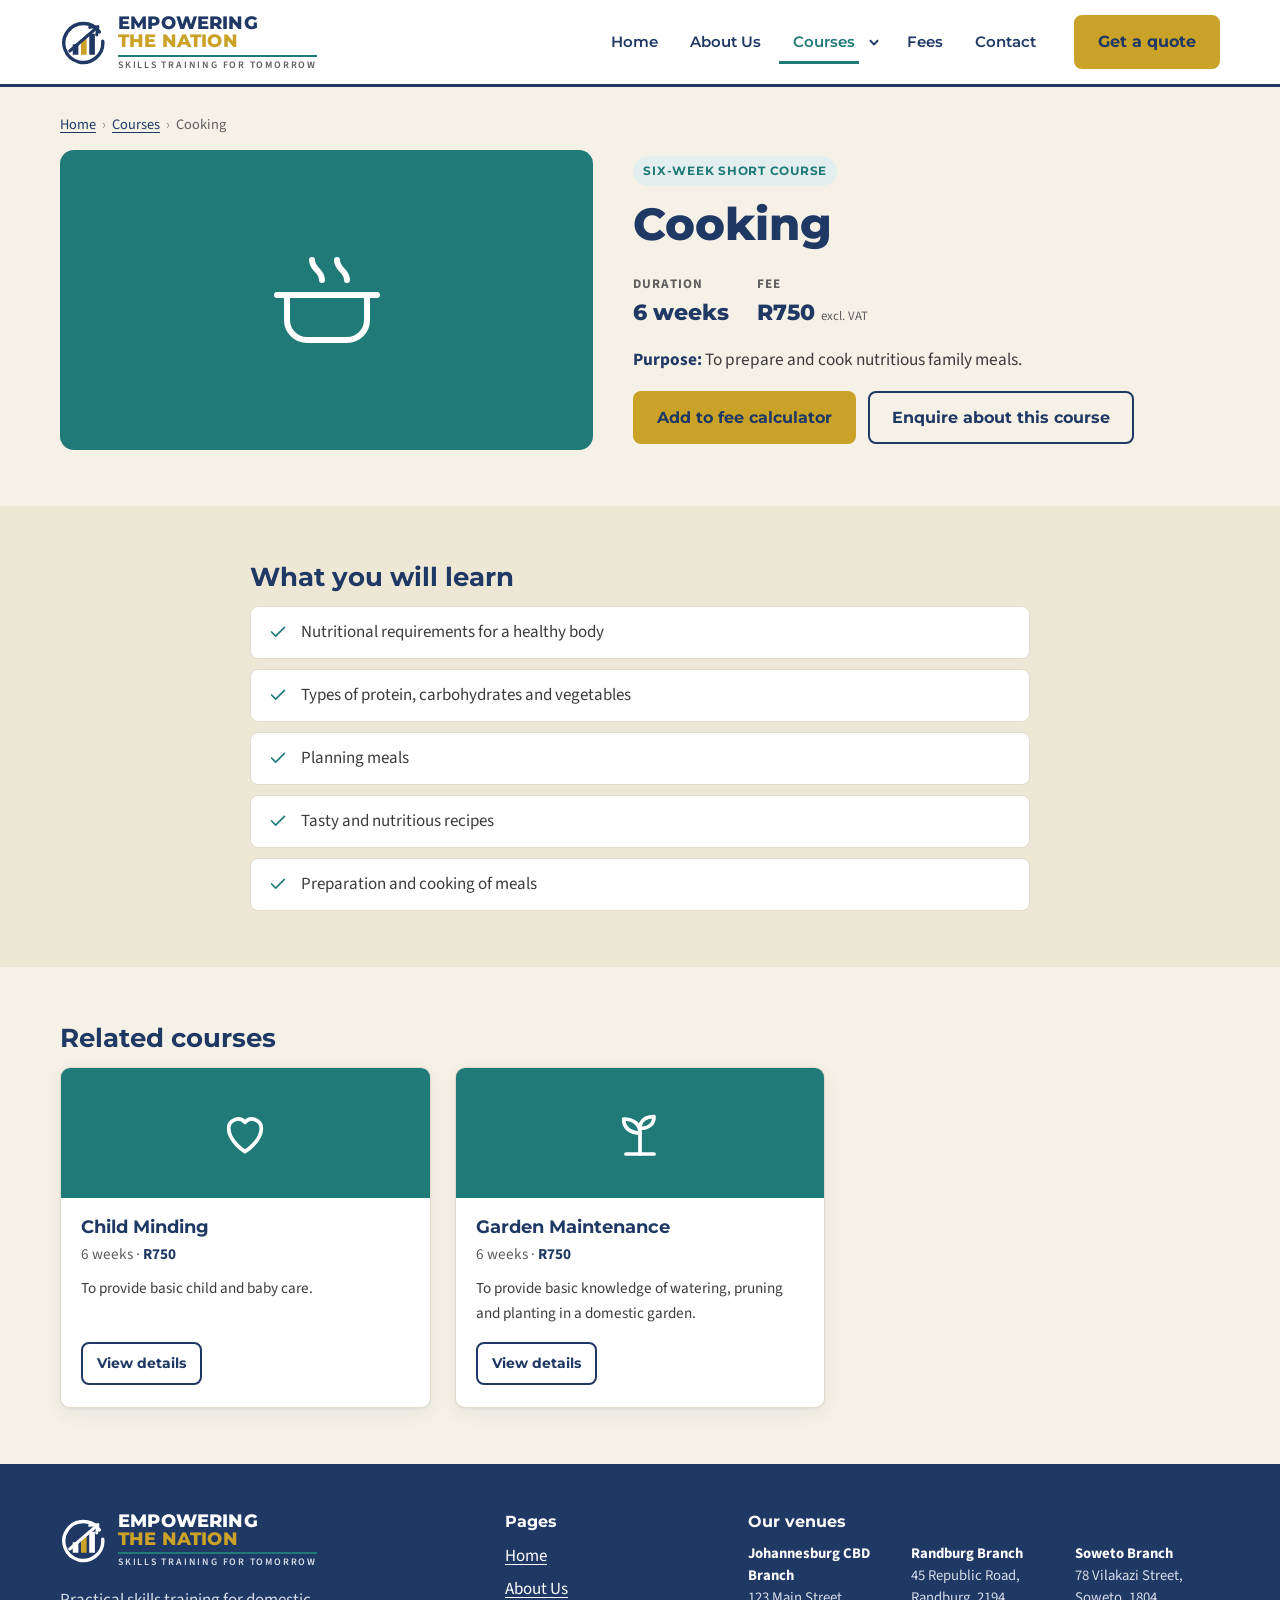
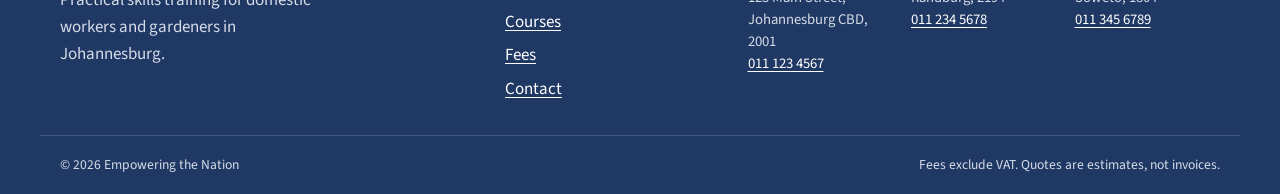
<file: course-cooking.html>
<!DOCTYPE html>
<html lang="en-ZA">
<head>
<meta charset="utf-8">
<meta name="viewport" content="width=device-width, initial-scale=1">
<title>Cooking | Empowering the Nation</title>
<meta name="description" content="Cooking: To prepare and cook nutritious family meals.">
<meta name="theme-color" content="#1F3864">
<link rel="icon" href="data:image/svg+xml,%3Csvg%20xmlns%3D%22http%3A%2F%2Fwww.w3.org%2F2000%2Fsvg%22%20viewBox%3D%220%200%2064%2064%22%3E%3Crect%20width%3D%2264%22%20height%3D%2264%22%20rx%3D%2214%22%20fill%3D%22%23F5F1E6%22%2F%3E%3Crect%20x%3D%2217%22%20y%3D%2235%22%20width%3D%227.5%22%20height%3D%2214%22%20fill%3D%22%231F3864%22%2F%3E%3Crect%20x%3D%2228%22%20y%3D%2228%22%20width%3D%227.5%22%20height%3D%2221%22%20fill%3D%22%23C9A227%22%2F%3E%3Crect%20x%3D%2239%22%20y%3D%2221%22%20width%3D%227.5%22%20height%3D%2228%22%20fill%3D%22%231F3864%22%2F%3E%3Cpath%20d%3D%22M13%2044%2049%2013%22%20stroke%3D%22%231F3864%22%20stroke-width%3D%224%22%20stroke-linecap%3D%22round%22%2F%3E%3C%2Fsvg%3E">
<link rel="preconnect" href="https://fonts.googleapis.com">
<link rel="preconnect" href="https://fonts.gstatic.com" crossorigin>
<link rel="stylesheet" href="https://fonts.googleapis.com/css2?family=Montserrat:wght@600;700;800&family=Source+Sans+3:wght@400;600;700&display=swap">
<link rel="stylesheet" href="base.css">
<link rel="stylesheet" href="site.css">
</head>
<body class="is-site">
<a class="skip-link" href="#main">Skip to content</a><header class="site-header"><div class="wrap nav-row"><a class="logo" href="index.html" aria-label="Empowering the Nation home"><svg class="logo-mark" viewBox="0 0 64 64" aria-hidden="true"><path d="M52.5 18.5A26 26 0 1 0 57 31" fill="none" stroke="#1F3864" stroke-width="4.5" stroke-linecap="round"/><rect x="17" y="35" width="7.5" height="14" fill="#1F3864"/><rect x="28" y="28" width="7.5" height="21" fill="#C9A227"/><rect x="39" y="21" width="7.5" height="28" fill="#1F3864"/><path d="M13 44 49 13" stroke="#1F3864" stroke-width="4" stroke-linecap="round"/><path d="M39.5 12.5 50.5 11.5 49 22.5" fill="none" stroke="#1F3864" stroke-width="4" stroke-linecap="round" stroke-linejoin="round"/></svg><span class="logo-words"><span class="logo-1">EMPOWERING</span><span class="logo-2">THE NATION</span><span class="logo-tag">Skills training for tomorrow</span></span></a><button class="nav-toggle" type="button" aria-expanded="false" aria-controls="site-links" aria-label="Open menu"><svg class="ui-icon" viewBox="0 0 24 24" fill="none" stroke="currentColor" stroke-width="1.8" stroke-linecap="round" stroke-linejoin="round" aria-hidden="true"><path d="M4 7h16M4 12h16M4 17h16"/></svg></button><nav class="main-nav" aria-label="Main"><ul class="nav-links" id="site-links"><li><a href="index.html">Home</a></li><li><a href="about.html">About Us</a></li><li class="has-dropdown"><a href="courses.html" aria-current="page">Courses</a><button class="dropdown-toggle" type="button" aria-expanded="false" aria-controls="dd-courses" aria-label="Show all courses"><svg viewBox="0 0 12 12" aria-hidden="true"><path d="M2.5 4.5 6 8l3.5-3.5" fill="none" stroke="currentColor" stroke-width="1.6"/></svg></button><div class="dropdown" id="dd-courses"><div class="dropdown-inner"><div class="dd-grid"><div><p class="dd-head">Six-month learnerships</p><ul><li><a href="course-first-aid.html">First Aid<span>R1,500</span></a></li><li><a href="course-sewing.html">Sewing<span>R1,500</span></a></li><li><a href="course-landscaping.html">Landscaping<span>R1,500</span></a></li><li><a href="course-life-skills.html">Life Skills<span>R1,500</span></a></li></ul></div><div><p class="dd-head">Six-week short courses</p><ul><li><a href="course-child-minding.html">Child Minding<span>R750</span></a></li><li><a href="course-cooking.html">Cooking<span>R750</span></a></li><li><a href="course-garden-maintenance.html">Garden Maintenance<span>R750</span></a></li></ul></div></div><a class="dd-all" href="courses.html">View all 7 courses &rsaquo;</a></div></div></li><li><a href="fees.html">Fees</a></li><li><a href="contact.html">Contact</a></li></ul></nav><a class="btn btn-gold nav-cta" href="fees.html">Get a quote</a></div></header><main id="main"><section class="section course-top"><div class="wrap"><nav class="breadcrumb breadcrumb-light" aria-label="Breadcrumb"><ol><li><a href="index.html">Home</a></li><li><a href="courses.html">Courses</a></li><li aria-current="page">Cooking</li></ol></nav><div class="course-grid-top"><div class="course-hero t-six-week" aria-hidden="true"><svg class="course-icon big" viewBox="0 0 24 24" fill="none" stroke="currentColor" stroke-width="1.6" stroke-linecap="round" stroke-linejoin="round" aria-hidden="true"><path d="M4 11h16v5a4 4 0 0 1-4 4H8a4 4 0 0 1-4-4z"/><path d="M2 11h20M9 4c0 2 2 2 2 4M14 4c0 2 2 2 2 4"/></svg></div><div class="course-info"><p class="badge">Six-week short course</p><h1>Cooking</h1><dl class="facts"><div><dt>Duration</dt><dd>6 weeks</dd></div><div><dt>Fee</dt><dd>R750 <small>excl. VAT</small></dd></div></dl><p class="purpose"><strong>Purpose:</strong> To prepare and cook nutritious family meals.</p><div class="btn-row"><a class="btn btn-gold" href="fees.html?add=cooking" data-add="cooking">Add to fee calculator</a><a class="btn btn-outline" href="contact.html?course=cooking">Enquire about this course</a></div></div></div></div></section><section class="section section-alt"><div class="wrap narrow"><h2 class="section-title">What you will learn</h2><ul class="checklist"><li><svg class="tick" viewBox="0 0 24 24" fill="none" stroke="currentColor" stroke-width="1.8" stroke-linecap="round" stroke-linejoin="round" aria-hidden="true"><path d="m5 12 4.5 4.5L19 7"/></svg><span>Nutritional requirements for a healthy body</span></li><li><svg class="tick" viewBox="0 0 24 24" fill="none" stroke="currentColor" stroke-width="1.8" stroke-linecap="round" stroke-linejoin="round" aria-hidden="true"><path d="m5 12 4.5 4.5L19 7"/></svg><span>Types of protein, carbohydrates and vegetables</span></li><li><svg class="tick" viewBox="0 0 24 24" fill="none" stroke="currentColor" stroke-width="1.8" stroke-linecap="round" stroke-linejoin="round" aria-hidden="true"><path d="m5 12 4.5 4.5L19 7"/></svg><span>Planning meals</span></li><li><svg class="tick" viewBox="0 0 24 24" fill="none" stroke="currentColor" stroke-width="1.8" stroke-linecap="round" stroke-linejoin="round" aria-hidden="true"><path d="m5 12 4.5 4.5L19 7"/></svg><span>Tasty and nutritious recipes</span></li><li><svg class="tick" viewBox="0 0 24 24" fill="none" stroke="currentColor" stroke-width="1.8" stroke-linecap="round" stroke-linejoin="round" aria-hidden="true"><path d="m5 12 4.5 4.5L19 7"/></svg><span>Preparation and cooking of meals</span></li></ul></div></section><section class="section"><div class="wrap"><h2 class="section-title">Related courses</h2><div class="course-grid"><article class="card course-card" data-type="six-week" data-fee="750" data-name="child minding"><a class="course-thumb t-six-week" href="course-child-minding.html" tabindex="-1" aria-hidden="true"><svg class="course-icon" viewBox="0 0 24 24" fill="none" stroke="currentColor" stroke-width="1.6" stroke-linecap="round" stroke-linejoin="round" aria-hidden="true"><path d="M12 20s-7-4.4-7-10a4 4 0 0 1 7-2.6A4 4 0 0 1 19 10c0 5.6-7 10-7 10z"/></svg></a><div class="course-body"><h3><a href="course-child-minding.html">Child Minding</a></h3><p class="course-meta">6 weeks &middot; <span class="fee">R750</span></p><p class="course-purpose">To provide basic child and baby care.</p><a class="btn btn-outline btn-sm" href="course-child-minding.html">View details</a></div></article><article class="card course-card" data-type="six-week" data-fee="750" data-name="garden maintenance"><a class="course-thumb t-six-week" href="course-garden-maintenance.html" tabindex="-1" aria-hidden="true"><svg class="course-icon" viewBox="0 0 24 24" fill="none" stroke="currentColor" stroke-width="1.6" stroke-linecap="round" stroke-linejoin="round" aria-hidden="true"><path d="M12 21v-9"/><path d="M12 12c0-4-3-6-7-6 0 4 3 6 7 6z"/><path d="M12 10c0-3 2-5 6-5 0 3-2 5-6 5z"/><path d="M6 21h12"/></svg></a><div class="course-body"><h3><a href="course-garden-maintenance.html">Garden Maintenance</a></h3><p class="course-meta">6 weeks &middot; <span class="fee">R750</span></p><p class="course-purpose">To provide basic knowledge of watering, pruning and planting in a domestic garden.</p><a class="btn btn-outline btn-sm" href="course-garden-maintenance.html">View details</a></div></article></div></div></section></main><footer class="site-footer"><div class="wrap footer-grid"><div><a class="logo logo-reverse" href="index.html" aria-label="Empowering the Nation home"><svg class="logo-mark" viewBox="0 0 64 64" aria-hidden="true"><path d="M52.5 18.5A26 26 0 1 0 57 31" fill="none" stroke="#1F3864" stroke-width="4.5" stroke-linecap="round"/><rect x="17" y="35" width="7.5" height="14" fill="#1F3864"/><rect x="28" y="28" width="7.5" height="21" fill="#C9A227"/><rect x="39" y="21" width="7.5" height="28" fill="#1F3864"/><path d="M13 44 49 13" stroke="#1F3864" stroke-width="4" stroke-linecap="round"/><path d="M39.5 12.5 50.5 11.5 49 22.5" fill="none" stroke="#1F3864" stroke-width="4" stroke-linecap="round" stroke-linejoin="round"/></svg><span class="logo-words"><span class="logo-1">EMPOWERING</span><span class="logo-2">THE NATION</span><span class="logo-tag">Skills training for tomorrow</span></span></a><p class="footer-note">Practical skills training for domestic workers and gardeners in Johannesburg.</p></div><div><h2 class="footer-h">Pages</h2><ul class="footer-links"><li><a href="index.html">Home</a></li><li><a href="about.html">About Us</a></li><li><a href="courses.html">Courses</a></li><li><a href="fees.html">Fees</a></li><li><a href="contact.html">Contact</a></li></ul></div><div class="footer-venues"><h2 class="footer-h">Our venues</h2><ul><li><strong>Johannesburg CBD Branch</strong><br>123 Main Street, Johannesburg CBD, 2001<br><a href="tel:+27111234567">011 123 4567</a></li><li><strong>Randburg Branch</strong><br>45 Republic Road, Randburg, 2194<br><a href="tel:+27112345678">011 234 5678</a></li><li><strong>Soweto Branch</strong><br>78 Vilakazi Street, Soweto, 1804<br><a href="tel:+27113456789">011 345 6789</a></li></ul></div></div><div class="wrap footer-base"><span>&copy; 2026 Empowering the Nation</span><span>Fees exclude VAT. Quotes are estimates, not invoices.</span></div></footer>
<script src="app.js"></script>
</body>
</html>
</file>
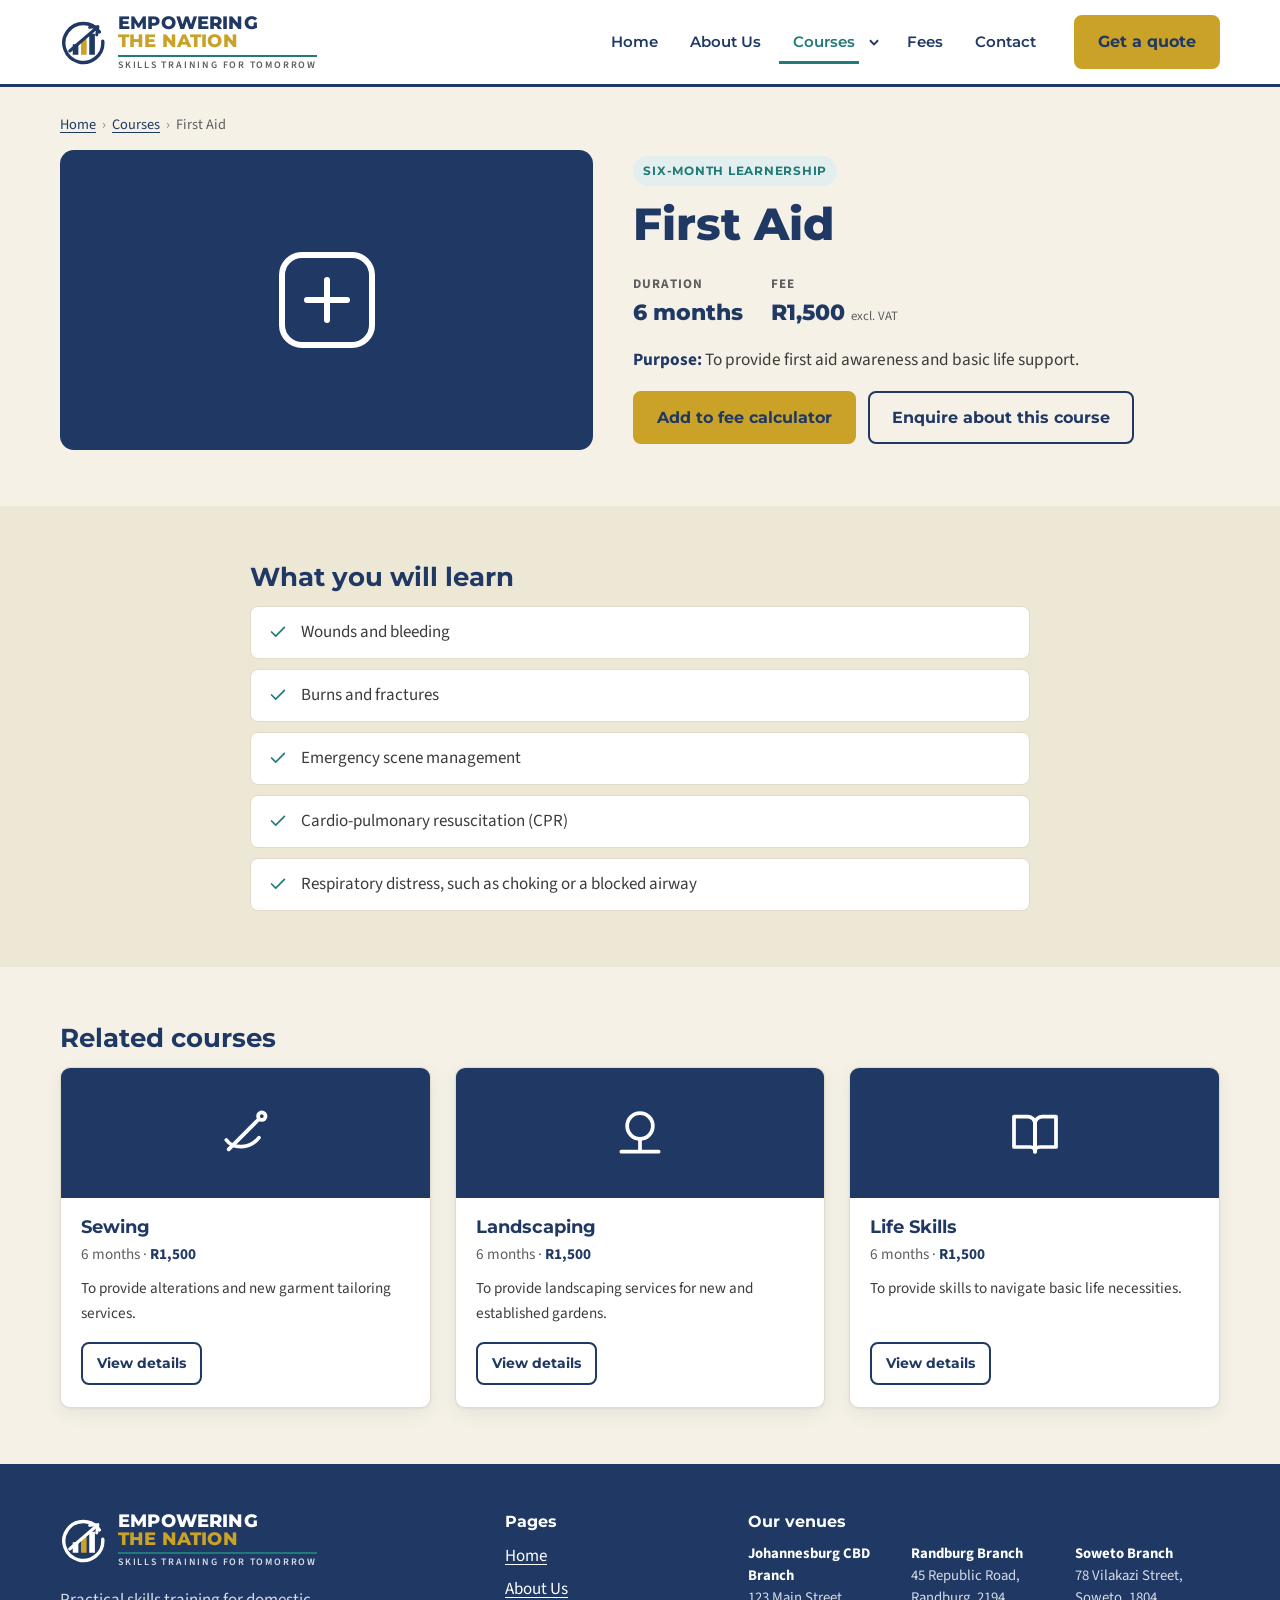
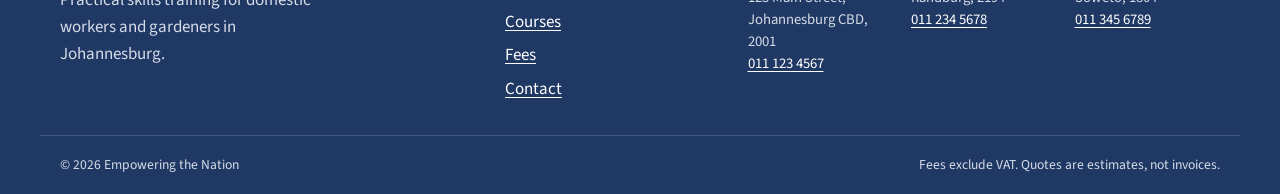
<file: course-first-aid.html>
<!DOCTYPE html>
<html lang="en-ZA">
<head>
<meta charset="utf-8">
<meta name="viewport" content="width=device-width, initial-scale=1">
<title>First Aid | Empowering the Nation</title>
<meta name="description" content="First Aid: To provide first aid awareness and basic life support.">
<meta name="theme-color" content="#1F3864">
<link rel="icon" href="data:image/svg+xml,%3Csvg%20xmlns%3D%22http%3A%2F%2Fwww.w3.org%2F2000%2Fsvg%22%20viewBox%3D%220%200%2064%2064%22%3E%3Crect%20width%3D%2264%22%20height%3D%2264%22%20rx%3D%2214%22%20fill%3D%22%23F5F1E6%22%2F%3E%3Crect%20x%3D%2217%22%20y%3D%2235%22%20width%3D%227.5%22%20height%3D%2214%22%20fill%3D%22%231F3864%22%2F%3E%3Crect%20x%3D%2228%22%20y%3D%2228%22%20width%3D%227.5%22%20height%3D%2221%22%20fill%3D%22%23C9A227%22%2F%3E%3Crect%20x%3D%2239%22%20y%3D%2221%22%20width%3D%227.5%22%20height%3D%2228%22%20fill%3D%22%231F3864%22%2F%3E%3Cpath%20d%3D%22M13%2044%2049%2013%22%20stroke%3D%22%231F3864%22%20stroke-width%3D%224%22%20stroke-linecap%3D%22round%22%2F%3E%3C%2Fsvg%3E">
<link rel="preconnect" href="https://fonts.googleapis.com">
<link rel="preconnect" href="https://fonts.gstatic.com" crossorigin>
<link rel="stylesheet" href="https://fonts.googleapis.com/css2?family=Montserrat:wght@600;700;800&family=Source+Sans+3:wght@400;600;700&display=swap">
<link rel="stylesheet" href="base.css">
<link rel="stylesheet" href="site.css">
</head>
<body class="is-site">
<a class="skip-link" href="#main">Skip to content</a><header class="site-header"><div class="wrap nav-row"><a class="logo" href="index.html" aria-label="Empowering the Nation home"><svg class="logo-mark" viewBox="0 0 64 64" aria-hidden="true"><path d="M52.5 18.5A26 26 0 1 0 57 31" fill="none" stroke="#1F3864" stroke-width="4.5" stroke-linecap="round"/><rect x="17" y="35" width="7.5" height="14" fill="#1F3864"/><rect x="28" y="28" width="7.5" height="21" fill="#C9A227"/><rect x="39" y="21" width="7.5" height="28" fill="#1F3864"/><path d="M13 44 49 13" stroke="#1F3864" stroke-width="4" stroke-linecap="round"/><path d="M39.5 12.5 50.5 11.5 49 22.5" fill="none" stroke="#1F3864" stroke-width="4" stroke-linecap="round" stroke-linejoin="round"/></svg><span class="logo-words"><span class="logo-1">EMPOWERING</span><span class="logo-2">THE NATION</span><span class="logo-tag">Skills training for tomorrow</span></span></a><button class="nav-toggle" type="button" aria-expanded="false" aria-controls="site-links" aria-label="Open menu"><svg class="ui-icon" viewBox="0 0 24 24" fill="none" stroke="currentColor" stroke-width="1.8" stroke-linecap="round" stroke-linejoin="round" aria-hidden="true"><path d="M4 7h16M4 12h16M4 17h16"/></svg></button><nav class="main-nav" aria-label="Main"><ul class="nav-links" id="site-links"><li><a href="index.html">Home</a></li><li><a href="about.html">About Us</a></li><li class="has-dropdown"><a href="courses.html" aria-current="page">Courses</a><button class="dropdown-toggle" type="button" aria-expanded="false" aria-controls="dd-courses" aria-label="Show all courses"><svg viewBox="0 0 12 12" aria-hidden="true"><path d="M2.5 4.5 6 8l3.5-3.5" fill="none" stroke="currentColor" stroke-width="1.6"/></svg></button><div class="dropdown" id="dd-courses"><div class="dropdown-inner"><div class="dd-grid"><div><p class="dd-head">Six-month learnerships</p><ul><li><a href="course-first-aid.html">First Aid<span>R1,500</span></a></li><li><a href="course-sewing.html">Sewing<span>R1,500</span></a></li><li><a href="course-landscaping.html">Landscaping<span>R1,500</span></a></li><li><a href="course-life-skills.html">Life Skills<span>R1,500</span></a></li></ul></div><div><p class="dd-head">Six-week short courses</p><ul><li><a href="course-child-minding.html">Child Minding<span>R750</span></a></li><li><a href="course-cooking.html">Cooking<span>R750</span></a></li><li><a href="course-garden-maintenance.html">Garden Maintenance<span>R750</span></a></li></ul></div></div><a class="dd-all" href="courses.html">View all 7 courses &rsaquo;</a></div></div></li><li><a href="fees.html">Fees</a></li><li><a href="contact.html">Contact</a></li></ul></nav><a class="btn btn-gold nav-cta" href="fees.html">Get a quote</a></div></header><main id="main"><section class="section course-top"><div class="wrap"><nav class="breadcrumb breadcrumb-light" aria-label="Breadcrumb"><ol><li><a href="index.html">Home</a></li><li><a href="courses.html">Courses</a></li><li aria-current="page">First Aid</li></ol></nav><div class="course-grid-top"><div class="course-hero t-six-month" aria-hidden="true"><svg class="course-icon big" viewBox="0 0 24 24" fill="none" stroke="currentColor" stroke-width="1.6" stroke-linecap="round" stroke-linejoin="round" aria-hidden="true"><rect x="3" y="3" width="18" height="18" rx="4"/><path d="M12 8v8M8 12h8"/></svg></div><div class="course-info"><p class="badge">Six-month learnership</p><h1>First Aid</h1><dl class="facts"><div><dt>Duration</dt><dd>6 months</dd></div><div><dt>Fee</dt><dd>R1,500 <small>excl. VAT</small></dd></div></dl><p class="purpose"><strong>Purpose:</strong> To provide first aid awareness and basic life support.</p><div class="btn-row"><a class="btn btn-gold" href="fees.html?add=first-aid" data-add="first-aid">Add to fee calculator</a><a class="btn btn-outline" href="contact.html?course=first-aid">Enquire about this course</a></div></div></div></div></section><section class="section section-alt"><div class="wrap narrow"><h2 class="section-title">What you will learn</h2><ul class="checklist"><li><svg class="tick" viewBox="0 0 24 24" fill="none" stroke="currentColor" stroke-width="1.8" stroke-linecap="round" stroke-linejoin="round" aria-hidden="true"><path d="m5 12 4.5 4.5L19 7"/></svg><span>Wounds and bleeding</span></li><li><svg class="tick" viewBox="0 0 24 24" fill="none" stroke="currentColor" stroke-width="1.8" stroke-linecap="round" stroke-linejoin="round" aria-hidden="true"><path d="m5 12 4.5 4.5L19 7"/></svg><span>Burns and fractures</span></li><li><svg class="tick" viewBox="0 0 24 24" fill="none" stroke="currentColor" stroke-width="1.8" stroke-linecap="round" stroke-linejoin="round" aria-hidden="true"><path d="m5 12 4.5 4.5L19 7"/></svg><span>Emergency scene management</span></li><li><svg class="tick" viewBox="0 0 24 24" fill="none" stroke="currentColor" stroke-width="1.8" stroke-linecap="round" stroke-linejoin="round" aria-hidden="true"><path d="m5 12 4.5 4.5L19 7"/></svg><span>Cardio-pulmonary resuscitation (CPR)</span></li><li><svg class="tick" viewBox="0 0 24 24" fill="none" stroke="currentColor" stroke-width="1.8" stroke-linecap="round" stroke-linejoin="round" aria-hidden="true"><path d="m5 12 4.5 4.5L19 7"/></svg><span>Respiratory distress, such as choking or a blocked airway</span></li></ul></div></section><section class="section"><div class="wrap"><h2 class="section-title">Related courses</h2><div class="course-grid"><article class="card course-card" data-type="six-month" data-fee="1500" data-name="sewing"><a class="course-thumb t-six-month" href="course-sewing.html" tabindex="-1" aria-hidden="true"><svg class="course-icon" viewBox="0 0 24 24" fill="none" stroke="currentColor" stroke-width="1.6" stroke-linecap="round" stroke-linejoin="round" aria-hidden="true"><path d="M5 19 18 6"/><circle cx="19.2" cy="4.8" r="1.6"/><path d="M4 15c3 4 10 4 14-1"/></svg></a><div class="course-body"><h3><a href="course-sewing.html">Sewing</a></h3><p class="course-meta">6 months &middot; <span class="fee">R1,500</span></p><p class="course-purpose">To provide alterations and new garment tailoring services.</p><a class="btn btn-outline btn-sm" href="course-sewing.html">View details</a></div></article><article class="card course-card" data-type="six-month" data-fee="1500" data-name="landscaping"><a class="course-thumb t-six-month" href="course-landscaping.html" tabindex="-1" aria-hidden="true"><svg class="course-icon" viewBox="0 0 24 24" fill="none" stroke="currentColor" stroke-width="1.6" stroke-linecap="round" stroke-linejoin="round" aria-hidden="true"><circle cx="12" cy="9" r="5.5"/><path d="M12 14.5V20M4 20h16"/></svg></a><div class="course-body"><h3><a href="course-landscaping.html">Landscaping</a></h3><p class="course-meta">6 months &middot; <span class="fee">R1,500</span></p><p class="course-purpose">To provide landscaping services for new and established gardens.</p><a class="btn btn-outline btn-sm" href="course-landscaping.html">View details</a></div></article><article class="card course-card" data-type="six-month" data-fee="1500" data-name="life skills"><a class="course-thumb t-six-month" href="course-life-skills.html" tabindex="-1" aria-hidden="true"><svg class="course-icon" viewBox="0 0 24 24" fill="none" stroke="currentColor" stroke-width="1.6" stroke-linecap="round" stroke-linejoin="round" aria-hidden="true"><path d="M3 5h6a3 3 0 0 1 3 3v12a2 2 0 0 0-2-2H3z"/><path d="M21 5h-6a3 3 0 0 0-3 3v12a2 2 0 0 1 2-2h7z"/></svg></a><div class="course-body"><h3><a href="course-life-skills.html">Life Skills</a></h3><p class="course-meta">6 months &middot; <span class="fee">R1,500</span></p><p class="course-purpose">To provide skills to navigate basic life necessities.</p><a class="btn btn-outline btn-sm" href="course-life-skills.html">View details</a></div></article></div></div></section></main><footer class="site-footer"><div class="wrap footer-grid"><div><a class="logo logo-reverse" href="index.html" aria-label="Empowering the Nation home"><svg class="logo-mark" viewBox="0 0 64 64" aria-hidden="true"><path d="M52.5 18.5A26 26 0 1 0 57 31" fill="none" stroke="#1F3864" stroke-width="4.5" stroke-linecap="round"/><rect x="17" y="35" width="7.5" height="14" fill="#1F3864"/><rect x="28" y="28" width="7.5" height="21" fill="#C9A227"/><rect x="39" y="21" width="7.5" height="28" fill="#1F3864"/><path d="M13 44 49 13" stroke="#1F3864" stroke-width="4" stroke-linecap="round"/><path d="M39.5 12.5 50.5 11.5 49 22.5" fill="none" stroke="#1F3864" stroke-width="4" stroke-linecap="round" stroke-linejoin="round"/></svg><span class="logo-words"><span class="logo-1">EMPOWERING</span><span class="logo-2">THE NATION</span><span class="logo-tag">Skills training for tomorrow</span></span></a><p class="footer-note">Practical skills training for domestic workers and gardeners in Johannesburg.</p></div><div><h2 class="footer-h">Pages</h2><ul class="footer-links"><li><a href="index.html">Home</a></li><li><a href="about.html">About Us</a></li><li><a href="courses.html">Courses</a></li><li><a href="fees.html">Fees</a></li><li><a href="contact.html">Contact</a></li></ul></div><div class="footer-venues"><h2 class="footer-h">Our venues</h2><ul><li><strong>Johannesburg CBD Branch</strong><br>123 Main Street, Johannesburg CBD, 2001<br><a href="tel:+27111234567">011 123 4567</a></li><li><strong>Randburg Branch</strong><br>45 Republic Road, Randburg, 2194<br><a href="tel:+27112345678">011 234 5678</a></li><li><strong>Soweto Branch</strong><br>78 Vilakazi Street, Soweto, 1804<br><a href="tel:+27113456789">011 345 6789</a></li></ul></div></div><div class="wrap footer-base"><span>&copy; 2026 Empowering the Nation</span><span>Fees exclude VAT. Quotes are estimates, not invoices.</span></div></footer>
<script src="app.js"></script>
</body>
</html>
</file>
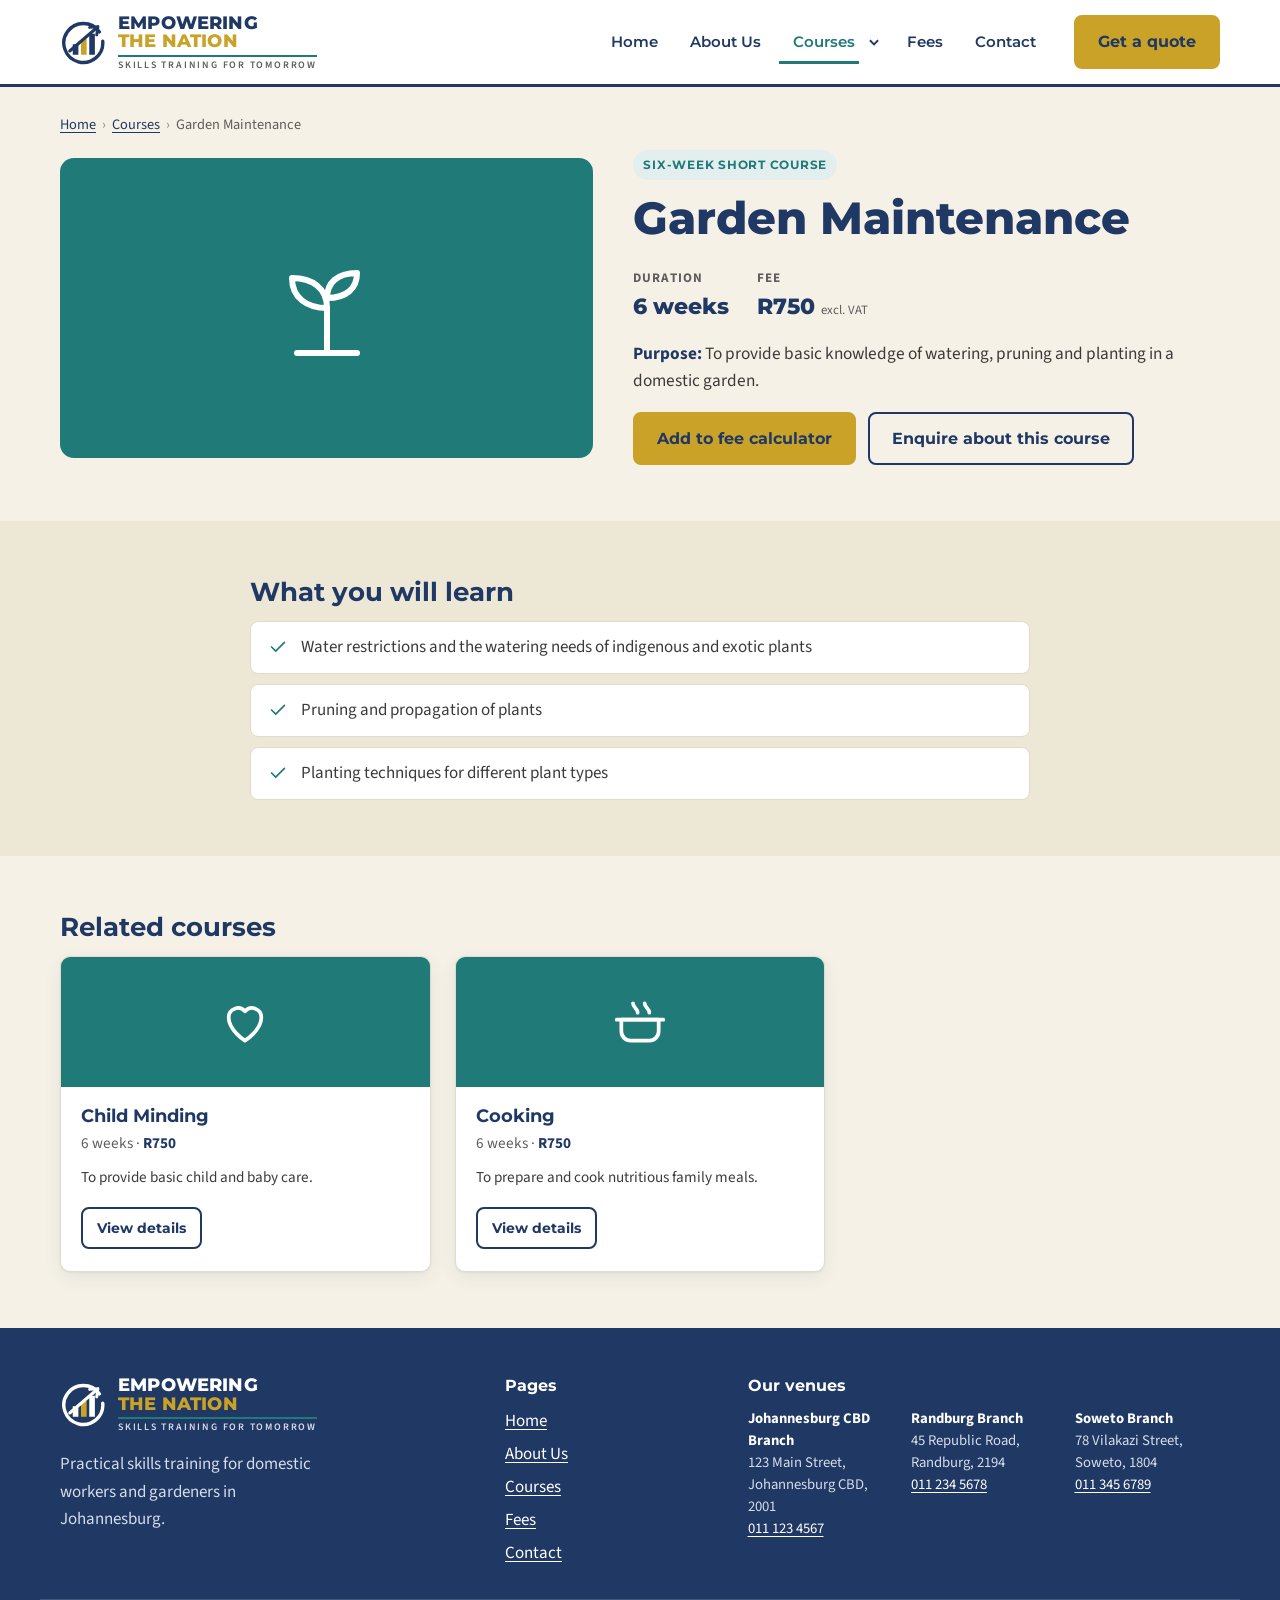
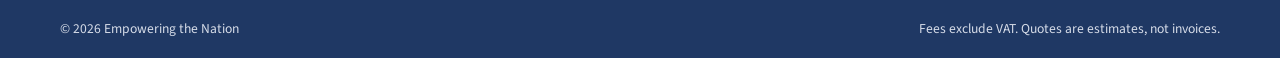
<file: course-garden-maintenance.html>
<!DOCTYPE html>
<html lang="en-ZA">
<head>
<meta charset="utf-8">
<meta name="viewport" content="width=device-width, initial-scale=1">
<title>Garden Maintenance | Empowering the Nation</title>
<meta name="description" content="Garden Maintenance: To provide basic knowledge of watering, pruning and planting in a domestic garden.">
<meta name="theme-color" content="#1F3864">
<link rel="icon" href="data:image/svg+xml,%3Csvg%20xmlns%3D%22http%3A%2F%2Fwww.w3.org%2F2000%2Fsvg%22%20viewBox%3D%220%200%2064%2064%22%3E%3Crect%20width%3D%2264%22%20height%3D%2264%22%20rx%3D%2214%22%20fill%3D%22%23F5F1E6%22%2F%3E%3Crect%20x%3D%2217%22%20y%3D%2235%22%20width%3D%227.5%22%20height%3D%2214%22%20fill%3D%22%231F3864%22%2F%3E%3Crect%20x%3D%2228%22%20y%3D%2228%22%20width%3D%227.5%22%20height%3D%2221%22%20fill%3D%22%23C9A227%22%2F%3E%3Crect%20x%3D%2239%22%20y%3D%2221%22%20width%3D%227.5%22%20height%3D%2228%22%20fill%3D%22%231F3864%22%2F%3E%3Cpath%20d%3D%22M13%2044%2049%2013%22%20stroke%3D%22%231F3864%22%20stroke-width%3D%224%22%20stroke-linecap%3D%22round%22%2F%3E%3C%2Fsvg%3E">
<link rel="preconnect" href="https://fonts.googleapis.com">
<link rel="preconnect" href="https://fonts.gstatic.com" crossorigin>
<link rel="stylesheet" href="https://fonts.googleapis.com/css2?family=Montserrat:wght@600;700;800&family=Source+Sans+3:wght@400;600;700&display=swap">
<link rel="stylesheet" href="base.css">
<link rel="stylesheet" href="site.css">
</head>
<body class="is-site">
<a class="skip-link" href="#main">Skip to content</a><header class="site-header"><div class="wrap nav-row"><a class="logo" href="index.html" aria-label="Empowering the Nation home"><svg class="logo-mark" viewBox="0 0 64 64" aria-hidden="true"><path d="M52.5 18.5A26 26 0 1 0 57 31" fill="none" stroke="#1F3864" stroke-width="4.5" stroke-linecap="round"/><rect x="17" y="35" width="7.5" height="14" fill="#1F3864"/><rect x="28" y="28" width="7.5" height="21" fill="#C9A227"/><rect x="39" y="21" width="7.5" height="28" fill="#1F3864"/><path d="M13 44 49 13" stroke="#1F3864" stroke-width="4" stroke-linecap="round"/><path d="M39.5 12.5 50.5 11.5 49 22.5" fill="none" stroke="#1F3864" stroke-width="4" stroke-linecap="round" stroke-linejoin="round"/></svg><span class="logo-words"><span class="logo-1">EMPOWERING</span><span class="logo-2">THE NATION</span><span class="logo-tag">Skills training for tomorrow</span></span></a><button class="nav-toggle" type="button" aria-expanded="false" aria-controls="site-links" aria-label="Open menu"><svg class="ui-icon" viewBox="0 0 24 24" fill="none" stroke="currentColor" stroke-width="1.8" stroke-linecap="round" stroke-linejoin="round" aria-hidden="true"><path d="M4 7h16M4 12h16M4 17h16"/></svg></button><nav class="main-nav" aria-label="Main"><ul class="nav-links" id="site-links"><li><a href="index.html">Home</a></li><li><a href="about.html">About Us</a></li><li class="has-dropdown"><a href="courses.html" aria-current="page">Courses</a><button class="dropdown-toggle" type="button" aria-expanded="false" aria-controls="dd-courses" aria-label="Show all courses"><svg viewBox="0 0 12 12" aria-hidden="true"><path d="M2.5 4.5 6 8l3.5-3.5" fill="none" stroke="currentColor" stroke-width="1.6"/></svg></button><div class="dropdown" id="dd-courses"><div class="dropdown-inner"><div class="dd-grid"><div><p class="dd-head">Six-month learnerships</p><ul><li><a href="course-first-aid.html">First Aid<span>R1,500</span></a></li><li><a href="course-sewing.html">Sewing<span>R1,500</span></a></li><li><a href="course-landscaping.html">Landscaping<span>R1,500</span></a></li><li><a href="course-life-skills.html">Life Skills<span>R1,500</span></a></li></ul></div><div><p class="dd-head">Six-week short courses</p><ul><li><a href="course-child-minding.html">Child Minding<span>R750</span></a></li><li><a href="course-cooking.html">Cooking<span>R750</span></a></li><li><a href="course-garden-maintenance.html">Garden Maintenance<span>R750</span></a></li></ul></div></div><a class="dd-all" href="courses.html">View all 7 courses &rsaquo;</a></div></div></li><li><a href="fees.html">Fees</a></li><li><a href="contact.html">Contact</a></li></ul></nav><a class="btn btn-gold nav-cta" href="fees.html">Get a quote</a></div></header><main id="main"><section class="section course-top"><div class="wrap"><nav class="breadcrumb breadcrumb-light" aria-label="Breadcrumb"><ol><li><a href="index.html">Home</a></li><li><a href="courses.html">Courses</a></li><li aria-current="page">Garden Maintenance</li></ol></nav><div class="course-grid-top"><div class="course-hero t-six-week" aria-hidden="true"><svg class="course-icon big" viewBox="0 0 24 24" fill="none" stroke="currentColor" stroke-width="1.6" stroke-linecap="round" stroke-linejoin="round" aria-hidden="true"><path d="M12 21v-9"/><path d="M12 12c0-4-3-6-7-6 0 4 3 6 7 6z"/><path d="M12 10c0-3 2-5 6-5 0 3-2 5-6 5z"/><path d="M6 21h12"/></svg></div><div class="course-info"><p class="badge">Six-week short course</p><h1>Garden Maintenance</h1><dl class="facts"><div><dt>Duration</dt><dd>6 weeks</dd></div><div><dt>Fee</dt><dd>R750 <small>excl. VAT</small></dd></div></dl><p class="purpose"><strong>Purpose:</strong> To provide basic knowledge of watering, pruning and planting in a domestic garden.</p><div class="btn-row"><a class="btn btn-gold" href="fees.html?add=garden-maintenance" data-add="garden-maintenance">Add to fee calculator</a><a class="btn btn-outline" href="contact.html?course=garden-maintenance">Enquire about this course</a></div></div></div></div></section><section class="section section-alt"><div class="wrap narrow"><h2 class="section-title">What you will learn</h2><ul class="checklist"><li><svg class="tick" viewBox="0 0 24 24" fill="none" stroke="currentColor" stroke-width="1.8" stroke-linecap="round" stroke-linejoin="round" aria-hidden="true"><path d="m5 12 4.5 4.5L19 7"/></svg><span>Water restrictions and the watering needs of indigenous and exotic plants</span></li><li><svg class="tick" viewBox="0 0 24 24" fill="none" stroke="currentColor" stroke-width="1.8" stroke-linecap="round" stroke-linejoin="round" aria-hidden="true"><path d="m5 12 4.5 4.5L19 7"/></svg><span>Pruning and propagation of plants</span></li><li><svg class="tick" viewBox="0 0 24 24" fill="none" stroke="currentColor" stroke-width="1.8" stroke-linecap="round" stroke-linejoin="round" aria-hidden="true"><path d="m5 12 4.5 4.5L19 7"/></svg><span>Planting techniques for different plant types</span></li></ul></div></section><section class="section"><div class="wrap"><h2 class="section-title">Related courses</h2><div class="course-grid"><article class="card course-card" data-type="six-week" data-fee="750" data-name="child minding"><a class="course-thumb t-six-week" href="course-child-minding.html" tabindex="-1" aria-hidden="true"><svg class="course-icon" viewBox="0 0 24 24" fill="none" stroke="currentColor" stroke-width="1.6" stroke-linecap="round" stroke-linejoin="round" aria-hidden="true"><path d="M12 20s-7-4.4-7-10a4 4 0 0 1 7-2.6A4 4 0 0 1 19 10c0 5.6-7 10-7 10z"/></svg></a><div class="course-body"><h3><a href="course-child-minding.html">Child Minding</a></h3><p class="course-meta">6 weeks &middot; <span class="fee">R750</span></p><p class="course-purpose">To provide basic child and baby care.</p><a class="btn btn-outline btn-sm" href="course-child-minding.html">View details</a></div></article><article class="card course-card" data-type="six-week" data-fee="750" data-name="cooking"><a class="course-thumb t-six-week" href="course-cooking.html" tabindex="-1" aria-hidden="true"><svg class="course-icon" viewBox="0 0 24 24" fill="none" stroke="currentColor" stroke-width="1.6" stroke-linecap="round" stroke-linejoin="round" aria-hidden="true"><path d="M4 11h16v5a4 4 0 0 1-4 4H8a4 4 0 0 1-4-4z"/><path d="M2 11h20M9 4c0 2 2 2 2 4M14 4c0 2 2 2 2 4"/></svg></a><div class="course-body"><h3><a href="course-cooking.html">Cooking</a></h3><p class="course-meta">6 weeks &middot; <span class="fee">R750</span></p><p class="course-purpose">To prepare and cook nutritious family meals.</p><a class="btn btn-outline btn-sm" href="course-cooking.html">View details</a></div></article></div></div></section></main><footer class="site-footer"><div class="wrap footer-grid"><div><a class="logo logo-reverse" href="index.html" aria-label="Empowering the Nation home"><svg class="logo-mark" viewBox="0 0 64 64" aria-hidden="true"><path d="M52.5 18.5A26 26 0 1 0 57 31" fill="none" stroke="#1F3864" stroke-width="4.5" stroke-linecap="round"/><rect x="17" y="35" width="7.5" height="14" fill="#1F3864"/><rect x="28" y="28" width="7.5" height="21" fill="#C9A227"/><rect x="39" y="21" width="7.5" height="28" fill="#1F3864"/><path d="M13 44 49 13" stroke="#1F3864" stroke-width="4" stroke-linecap="round"/><path d="M39.5 12.5 50.5 11.5 49 22.5" fill="none" stroke="#1F3864" stroke-width="4" stroke-linecap="round" stroke-linejoin="round"/></svg><span class="logo-words"><span class="logo-1">EMPOWERING</span><span class="logo-2">THE NATION</span><span class="logo-tag">Skills training for tomorrow</span></span></a><p class="footer-note">Practical skills training for domestic workers and gardeners in Johannesburg.</p></div><div><h2 class="footer-h">Pages</h2><ul class="footer-links"><li><a href="index.html">Home</a></li><li><a href="about.html">About Us</a></li><li><a href="courses.html">Courses</a></li><li><a href="fees.html">Fees</a></li><li><a href="contact.html">Contact</a></li></ul></div><div class="footer-venues"><h2 class="footer-h">Our venues</h2><ul><li><strong>Johannesburg CBD Branch</strong><br>123 Main Street, Johannesburg CBD, 2001<br><a href="tel:+27111234567">011 123 4567</a></li><li><strong>Randburg Branch</strong><br>45 Republic Road, Randburg, 2194<br><a href="tel:+27112345678">011 234 5678</a></li><li><strong>Soweto Branch</strong><br>78 Vilakazi Street, Soweto, 1804<br><a href="tel:+27113456789">011 345 6789</a></li></ul></div></div><div class="wrap footer-base"><span>&copy; 2026 Empowering the Nation</span><span>Fees exclude VAT. Quotes are estimates, not invoices.</span></div></footer>
<script src="app.js"></script>
</body>
</html>
</file>
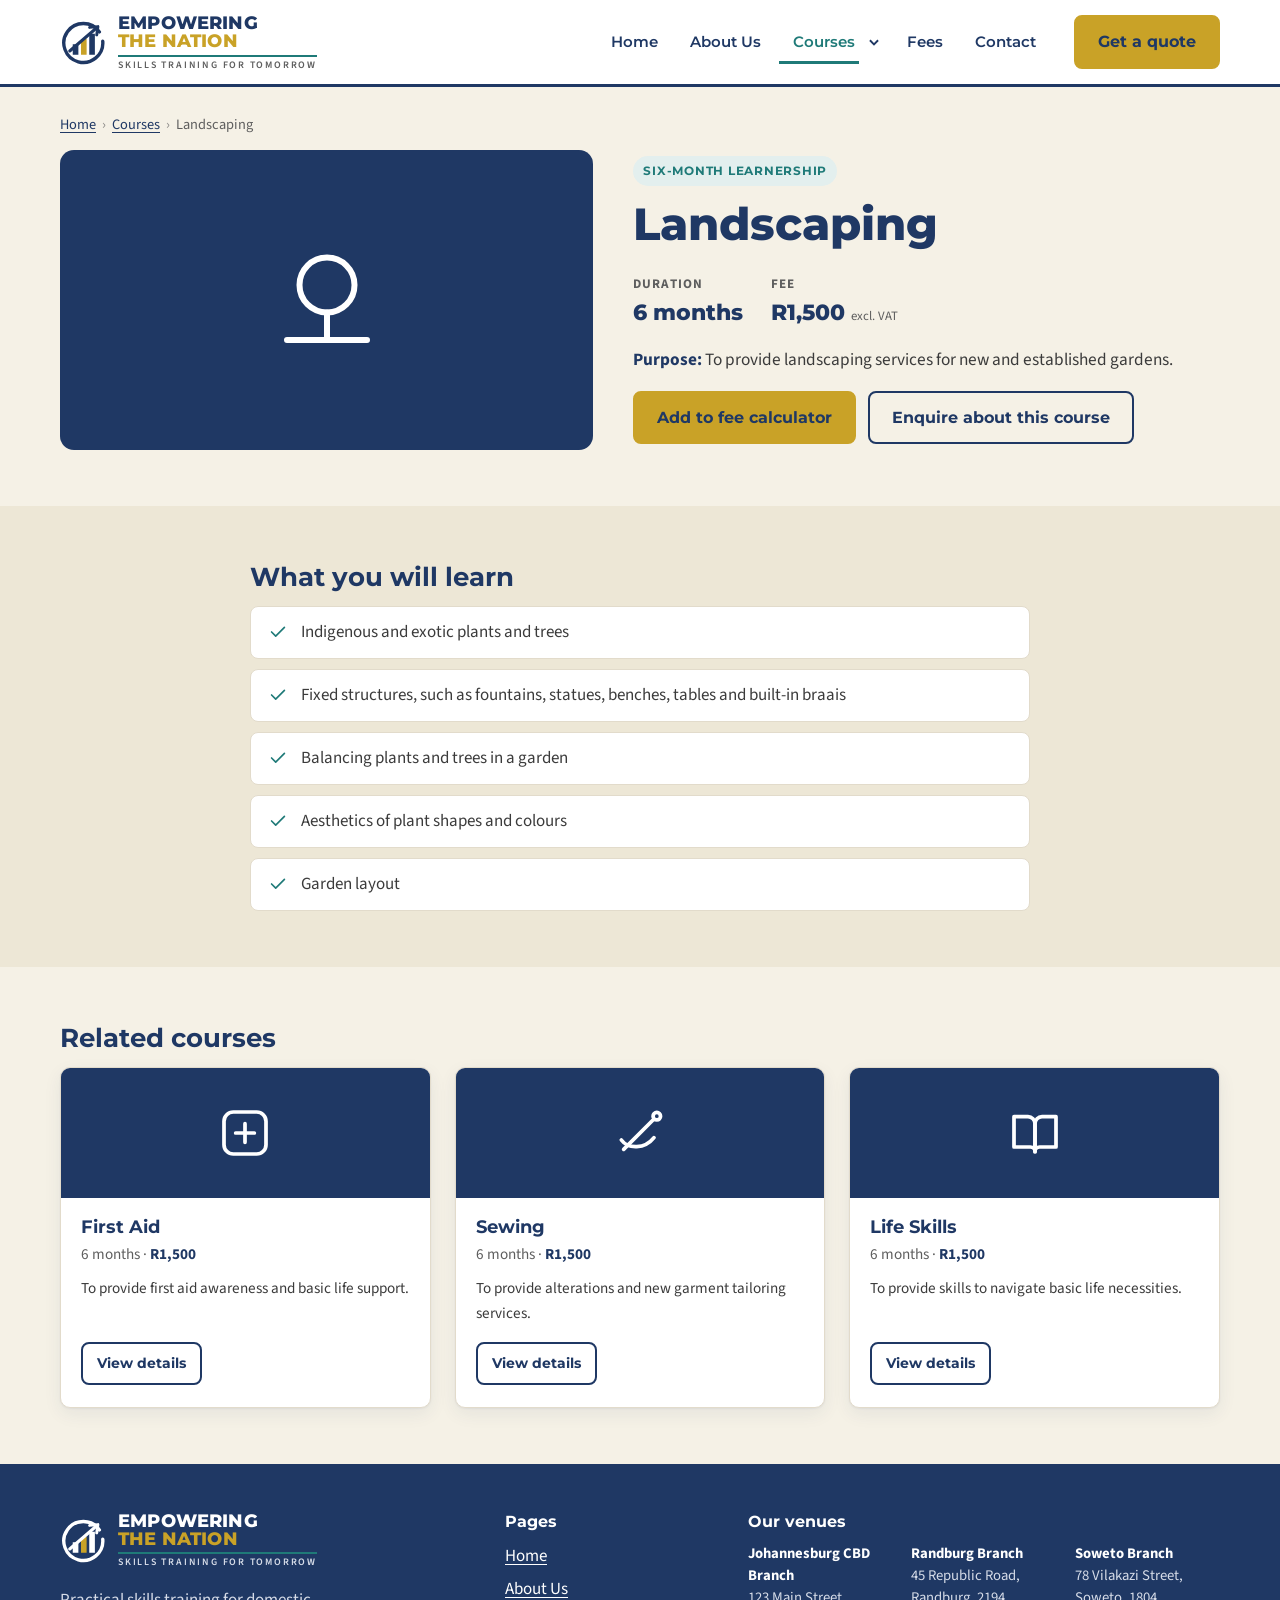
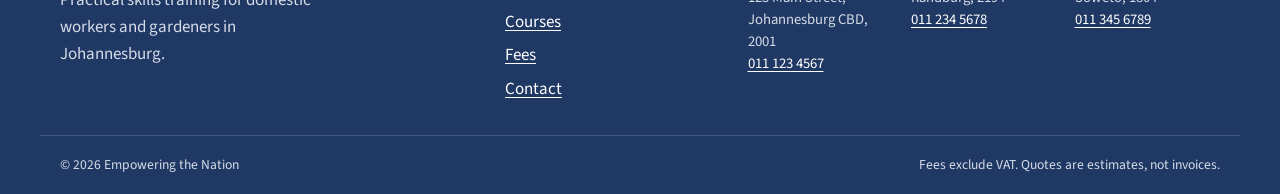
<file: course-landscaping.html>
<!DOCTYPE html>
<html lang="en-ZA">
<head>
<meta charset="utf-8">
<meta name="viewport" content="width=device-width, initial-scale=1">
<title>Landscaping | Empowering the Nation</title>
<meta name="description" content="Landscaping: To provide landscaping services for new and established gardens.">
<meta name="theme-color" content="#1F3864">
<link rel="icon" href="data:image/svg+xml,%3Csvg%20xmlns%3D%22http%3A%2F%2Fwww.w3.org%2F2000%2Fsvg%22%20viewBox%3D%220%200%2064%2064%22%3E%3Crect%20width%3D%2264%22%20height%3D%2264%22%20rx%3D%2214%22%20fill%3D%22%23F5F1E6%22%2F%3E%3Crect%20x%3D%2217%22%20y%3D%2235%22%20width%3D%227.5%22%20height%3D%2214%22%20fill%3D%22%231F3864%22%2F%3E%3Crect%20x%3D%2228%22%20y%3D%2228%22%20width%3D%227.5%22%20height%3D%2221%22%20fill%3D%22%23C9A227%22%2F%3E%3Crect%20x%3D%2239%22%20y%3D%2221%22%20width%3D%227.5%22%20height%3D%2228%22%20fill%3D%22%231F3864%22%2F%3E%3Cpath%20d%3D%22M13%2044%2049%2013%22%20stroke%3D%22%231F3864%22%20stroke-width%3D%224%22%20stroke-linecap%3D%22round%22%2F%3E%3C%2Fsvg%3E">
<link rel="preconnect" href="https://fonts.googleapis.com">
<link rel="preconnect" href="https://fonts.gstatic.com" crossorigin>
<link rel="stylesheet" href="https://fonts.googleapis.com/css2?family=Montserrat:wght@600;700;800&family=Source+Sans+3:wght@400;600;700&display=swap">
<link rel="stylesheet" href="base.css">
<link rel="stylesheet" href="site.css">
</head>
<body class="is-site">
<a class="skip-link" href="#main">Skip to content</a><header class="site-header"><div class="wrap nav-row"><a class="logo" href="index.html" aria-label="Empowering the Nation home"><svg class="logo-mark" viewBox="0 0 64 64" aria-hidden="true"><path d="M52.5 18.5A26 26 0 1 0 57 31" fill="none" stroke="#1F3864" stroke-width="4.5" stroke-linecap="round"/><rect x="17" y="35" width="7.5" height="14" fill="#1F3864"/><rect x="28" y="28" width="7.5" height="21" fill="#C9A227"/><rect x="39" y="21" width="7.5" height="28" fill="#1F3864"/><path d="M13 44 49 13" stroke="#1F3864" stroke-width="4" stroke-linecap="round"/><path d="M39.5 12.5 50.5 11.5 49 22.5" fill="none" stroke="#1F3864" stroke-width="4" stroke-linecap="round" stroke-linejoin="round"/></svg><span class="logo-words"><span class="logo-1">EMPOWERING</span><span class="logo-2">THE NATION</span><span class="logo-tag">Skills training for tomorrow</span></span></a><button class="nav-toggle" type="button" aria-expanded="false" aria-controls="site-links" aria-label="Open menu"><svg class="ui-icon" viewBox="0 0 24 24" fill="none" stroke="currentColor" stroke-width="1.8" stroke-linecap="round" stroke-linejoin="round" aria-hidden="true"><path d="M4 7h16M4 12h16M4 17h16"/></svg></button><nav class="main-nav" aria-label="Main"><ul class="nav-links" id="site-links"><li><a href="index.html">Home</a></li><li><a href="about.html">About Us</a></li><li class="has-dropdown"><a href="courses.html" aria-current="page">Courses</a><button class="dropdown-toggle" type="button" aria-expanded="false" aria-controls="dd-courses" aria-label="Show all courses"><svg viewBox="0 0 12 12" aria-hidden="true"><path d="M2.5 4.5 6 8l3.5-3.5" fill="none" stroke="currentColor" stroke-width="1.6"/></svg></button><div class="dropdown" id="dd-courses"><div class="dropdown-inner"><div class="dd-grid"><div><p class="dd-head">Six-month learnerships</p><ul><li><a href="course-first-aid.html">First Aid<span>R1,500</span></a></li><li><a href="course-sewing.html">Sewing<span>R1,500</span></a></li><li><a href="course-landscaping.html">Landscaping<span>R1,500</span></a></li><li><a href="course-life-skills.html">Life Skills<span>R1,500</span></a></li></ul></div><div><p class="dd-head">Six-week short courses</p><ul><li><a href="course-child-minding.html">Child Minding<span>R750</span></a></li><li><a href="course-cooking.html">Cooking<span>R750</span></a></li><li><a href="course-garden-maintenance.html">Garden Maintenance<span>R750</span></a></li></ul></div></div><a class="dd-all" href="courses.html">View all 7 courses &rsaquo;</a></div></div></li><li><a href="fees.html">Fees</a></li><li><a href="contact.html">Contact</a></li></ul></nav><a class="btn btn-gold nav-cta" href="fees.html">Get a quote</a></div></header><main id="main"><section class="section course-top"><div class="wrap"><nav class="breadcrumb breadcrumb-light" aria-label="Breadcrumb"><ol><li><a href="index.html">Home</a></li><li><a href="courses.html">Courses</a></li><li aria-current="page">Landscaping</li></ol></nav><div class="course-grid-top"><div class="course-hero t-six-month" aria-hidden="true"><svg class="course-icon big" viewBox="0 0 24 24" fill="none" stroke="currentColor" stroke-width="1.6" stroke-linecap="round" stroke-linejoin="round" aria-hidden="true"><circle cx="12" cy="9" r="5.5"/><path d="M12 14.5V20M4 20h16"/></svg></div><div class="course-info"><p class="badge">Six-month learnership</p><h1>Landscaping</h1><dl class="facts"><div><dt>Duration</dt><dd>6 months</dd></div><div><dt>Fee</dt><dd>R1,500 <small>excl. VAT</small></dd></div></dl><p class="purpose"><strong>Purpose:</strong> To provide landscaping services for new and established gardens.</p><div class="btn-row"><a class="btn btn-gold" href="fees.html?add=landscaping" data-add="landscaping">Add to fee calculator</a><a class="btn btn-outline" href="contact.html?course=landscaping">Enquire about this course</a></div></div></div></div></section><section class="section section-alt"><div class="wrap narrow"><h2 class="section-title">What you will learn</h2><ul class="checklist"><li><svg class="tick" viewBox="0 0 24 24" fill="none" stroke="currentColor" stroke-width="1.8" stroke-linecap="round" stroke-linejoin="round" aria-hidden="true"><path d="m5 12 4.5 4.5L19 7"/></svg><span>Indigenous and exotic plants and trees</span></li><li><svg class="tick" viewBox="0 0 24 24" fill="none" stroke="currentColor" stroke-width="1.8" stroke-linecap="round" stroke-linejoin="round" aria-hidden="true"><path d="m5 12 4.5 4.5L19 7"/></svg><span>Fixed structures, such as fountains, statues, benches, tables and built-in braais</span></li><li><svg class="tick" viewBox="0 0 24 24" fill="none" stroke="currentColor" stroke-width="1.8" stroke-linecap="round" stroke-linejoin="round" aria-hidden="true"><path d="m5 12 4.5 4.5L19 7"/></svg><span>Balancing plants and trees in a garden</span></li><li><svg class="tick" viewBox="0 0 24 24" fill="none" stroke="currentColor" stroke-width="1.8" stroke-linecap="round" stroke-linejoin="round" aria-hidden="true"><path d="m5 12 4.5 4.5L19 7"/></svg><span>Aesthetics of plant shapes and colours</span></li><li><svg class="tick" viewBox="0 0 24 24" fill="none" stroke="currentColor" stroke-width="1.8" stroke-linecap="round" stroke-linejoin="round" aria-hidden="true"><path d="m5 12 4.5 4.5L19 7"/></svg><span>Garden layout</span></li></ul></div></section><section class="section"><div class="wrap"><h2 class="section-title">Related courses</h2><div class="course-grid"><article class="card course-card" data-type="six-month" data-fee="1500" data-name="first aid"><a class="course-thumb t-six-month" href="course-first-aid.html" tabindex="-1" aria-hidden="true"><svg class="course-icon" viewBox="0 0 24 24" fill="none" stroke="currentColor" stroke-width="1.6" stroke-linecap="round" stroke-linejoin="round" aria-hidden="true"><rect x="3" y="3" width="18" height="18" rx="4"/><path d="M12 8v8M8 12h8"/></svg></a><div class="course-body"><h3><a href="course-first-aid.html">First Aid</a></h3><p class="course-meta">6 months &middot; <span class="fee">R1,500</span></p><p class="course-purpose">To provide first aid awareness and basic life support.</p><a class="btn btn-outline btn-sm" href="course-first-aid.html">View details</a></div></article><article class="card course-card" data-type="six-month" data-fee="1500" data-name="sewing"><a class="course-thumb t-six-month" href="course-sewing.html" tabindex="-1" aria-hidden="true"><svg class="course-icon" viewBox="0 0 24 24" fill="none" stroke="currentColor" stroke-width="1.6" stroke-linecap="round" stroke-linejoin="round" aria-hidden="true"><path d="M5 19 18 6"/><circle cx="19.2" cy="4.8" r="1.6"/><path d="M4 15c3 4 10 4 14-1"/></svg></a><div class="course-body"><h3><a href="course-sewing.html">Sewing</a></h3><p class="course-meta">6 months &middot; <span class="fee">R1,500</span></p><p class="course-purpose">To provide alterations and new garment tailoring services.</p><a class="btn btn-outline btn-sm" href="course-sewing.html">View details</a></div></article><article class="card course-card" data-type="six-month" data-fee="1500" data-name="life skills"><a class="course-thumb t-six-month" href="course-life-skills.html" tabindex="-1" aria-hidden="true"><svg class="course-icon" viewBox="0 0 24 24" fill="none" stroke="currentColor" stroke-width="1.6" stroke-linecap="round" stroke-linejoin="round" aria-hidden="true"><path d="M3 5h6a3 3 0 0 1 3 3v12a2 2 0 0 0-2-2H3z"/><path d="M21 5h-6a3 3 0 0 0-3 3v12a2 2 0 0 1 2-2h7z"/></svg></a><div class="course-body"><h3><a href="course-life-skills.html">Life Skills</a></h3><p class="course-meta">6 months &middot; <span class="fee">R1,500</span></p><p class="course-purpose">To provide skills to navigate basic life necessities.</p><a class="btn btn-outline btn-sm" href="course-life-skills.html">View details</a></div></article></div></div></section></main><footer class="site-footer"><div class="wrap footer-grid"><div><a class="logo logo-reverse" href="index.html" aria-label="Empowering the Nation home"><svg class="logo-mark" viewBox="0 0 64 64" aria-hidden="true"><path d="M52.5 18.5A26 26 0 1 0 57 31" fill="none" stroke="#1F3864" stroke-width="4.5" stroke-linecap="round"/><rect x="17" y="35" width="7.5" height="14" fill="#1F3864"/><rect x="28" y="28" width="7.5" height="21" fill="#C9A227"/><rect x="39" y="21" width="7.5" height="28" fill="#1F3864"/><path d="M13 44 49 13" stroke="#1F3864" stroke-width="4" stroke-linecap="round"/><path d="M39.5 12.5 50.5 11.5 49 22.5" fill="none" stroke="#1F3864" stroke-width="4" stroke-linecap="round" stroke-linejoin="round"/></svg><span class="logo-words"><span class="logo-1">EMPOWERING</span><span class="logo-2">THE NATION</span><span class="logo-tag">Skills training for tomorrow</span></span></a><p class="footer-note">Practical skills training for domestic workers and gardeners in Johannesburg.</p></div><div><h2 class="footer-h">Pages</h2><ul class="footer-links"><li><a href="index.html">Home</a></li><li><a href="about.html">About Us</a></li><li><a href="courses.html">Courses</a></li><li><a href="fees.html">Fees</a></li><li><a href="contact.html">Contact</a></li></ul></div><div class="footer-venues"><h2 class="footer-h">Our venues</h2><ul><li><strong>Johannesburg CBD Branch</strong><br>123 Main Street, Johannesburg CBD, 2001<br><a href="tel:+27111234567">011 123 4567</a></li><li><strong>Randburg Branch</strong><br>45 Republic Road, Randburg, 2194<br><a href="tel:+27112345678">011 234 5678</a></li><li><strong>Soweto Branch</strong><br>78 Vilakazi Street, Soweto, 1804<br><a href="tel:+27113456789">011 345 6789</a></li></ul></div></div><div class="wrap footer-base"><span>&copy; 2026 Empowering the Nation</span><span>Fees exclude VAT. Quotes are estimates, not invoices.</span></div></footer>
<script src="app.js"></script>
</body>
</html>
</file>
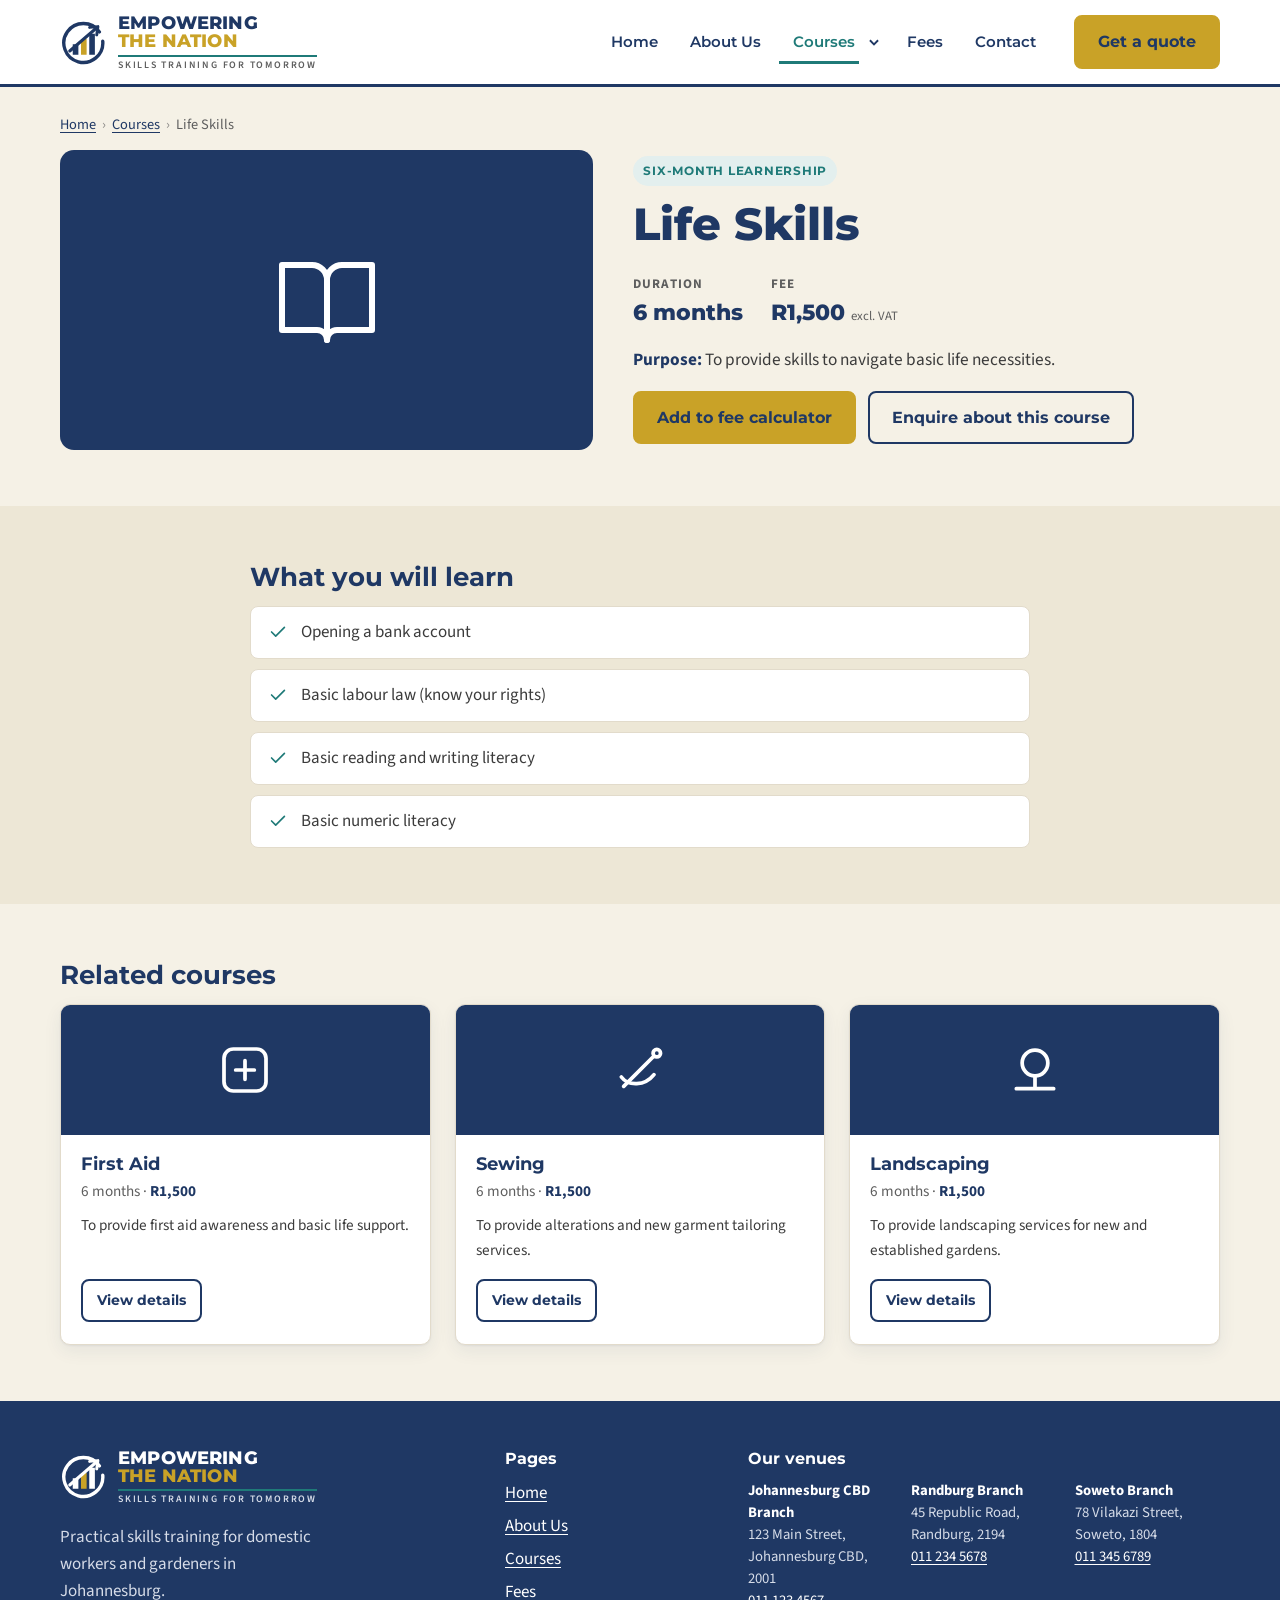
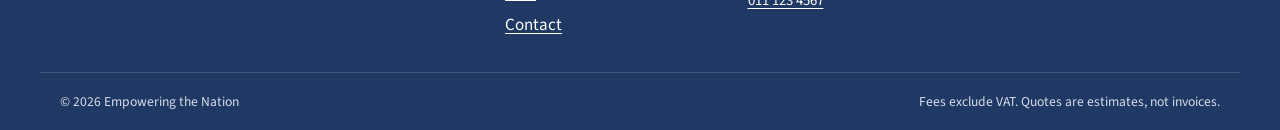
<file: course-life-skills.html>
<!DOCTYPE html>
<html lang="en-ZA">
<head>
<meta charset="utf-8">
<meta name="viewport" content="width=device-width, initial-scale=1">
<title>Life Skills | Empowering the Nation</title>
<meta name="description" content="Life Skills: To provide skills to navigate basic life necessities.">
<meta name="theme-color" content="#1F3864">
<link rel="icon" href="data:image/svg+xml,%3Csvg%20xmlns%3D%22http%3A%2F%2Fwww.w3.org%2F2000%2Fsvg%22%20viewBox%3D%220%200%2064%2064%22%3E%3Crect%20width%3D%2264%22%20height%3D%2264%22%20rx%3D%2214%22%20fill%3D%22%23F5F1E6%22%2F%3E%3Crect%20x%3D%2217%22%20y%3D%2235%22%20width%3D%227.5%22%20height%3D%2214%22%20fill%3D%22%231F3864%22%2F%3E%3Crect%20x%3D%2228%22%20y%3D%2228%22%20width%3D%227.5%22%20height%3D%2221%22%20fill%3D%22%23C9A227%22%2F%3E%3Crect%20x%3D%2239%22%20y%3D%2221%22%20width%3D%227.5%22%20height%3D%2228%22%20fill%3D%22%231F3864%22%2F%3E%3Cpath%20d%3D%22M13%2044%2049%2013%22%20stroke%3D%22%231F3864%22%20stroke-width%3D%224%22%20stroke-linecap%3D%22round%22%2F%3E%3C%2Fsvg%3E">
<link rel="preconnect" href="https://fonts.googleapis.com">
<link rel="preconnect" href="https://fonts.gstatic.com" crossorigin>
<link rel="stylesheet" href="https://fonts.googleapis.com/css2?family=Montserrat:wght@600;700;800&family=Source+Sans+3:wght@400;600;700&display=swap">
<link rel="stylesheet" href="base.css">
<link rel="stylesheet" href="site.css">
</head>
<body class="is-site">
<a class="skip-link" href="#main">Skip to content</a><header class="site-header"><div class="wrap nav-row"><a class="logo" href="index.html" aria-label="Empowering the Nation home"><svg class="logo-mark" viewBox="0 0 64 64" aria-hidden="true"><path d="M52.5 18.5A26 26 0 1 0 57 31" fill="none" stroke="#1F3864" stroke-width="4.5" stroke-linecap="round"/><rect x="17" y="35" width="7.5" height="14" fill="#1F3864"/><rect x="28" y="28" width="7.5" height="21" fill="#C9A227"/><rect x="39" y="21" width="7.5" height="28" fill="#1F3864"/><path d="M13 44 49 13" stroke="#1F3864" stroke-width="4" stroke-linecap="round"/><path d="M39.5 12.5 50.5 11.5 49 22.5" fill="none" stroke="#1F3864" stroke-width="4" stroke-linecap="round" stroke-linejoin="round"/></svg><span class="logo-words"><span class="logo-1">EMPOWERING</span><span class="logo-2">THE NATION</span><span class="logo-tag">Skills training for tomorrow</span></span></a><button class="nav-toggle" type="button" aria-expanded="false" aria-controls="site-links" aria-label="Open menu"><svg class="ui-icon" viewBox="0 0 24 24" fill="none" stroke="currentColor" stroke-width="1.8" stroke-linecap="round" stroke-linejoin="round" aria-hidden="true"><path d="M4 7h16M4 12h16M4 17h16"/></svg></button><nav class="main-nav" aria-label="Main"><ul class="nav-links" id="site-links"><li><a href="index.html">Home</a></li><li><a href="about.html">About Us</a></li><li class="has-dropdown"><a href="courses.html" aria-current="page">Courses</a><button class="dropdown-toggle" type="button" aria-expanded="false" aria-controls="dd-courses" aria-label="Show all courses"><svg viewBox="0 0 12 12" aria-hidden="true"><path d="M2.5 4.5 6 8l3.5-3.5" fill="none" stroke="currentColor" stroke-width="1.6"/></svg></button><div class="dropdown" id="dd-courses"><div class="dropdown-inner"><div class="dd-grid"><div><p class="dd-head">Six-month learnerships</p><ul><li><a href="course-first-aid.html">First Aid<span>R1,500</span></a></li><li><a href="course-sewing.html">Sewing<span>R1,500</span></a></li><li><a href="course-landscaping.html">Landscaping<span>R1,500</span></a></li><li><a href="course-life-skills.html">Life Skills<span>R1,500</span></a></li></ul></div><div><p class="dd-head">Six-week short courses</p><ul><li><a href="course-child-minding.html">Child Minding<span>R750</span></a></li><li><a href="course-cooking.html">Cooking<span>R750</span></a></li><li><a href="course-garden-maintenance.html">Garden Maintenance<span>R750</span></a></li></ul></div></div><a class="dd-all" href="courses.html">View all 7 courses &rsaquo;</a></div></div></li><li><a href="fees.html">Fees</a></li><li><a href="contact.html">Contact</a></li></ul></nav><a class="btn btn-gold nav-cta" href="fees.html">Get a quote</a></div></header><main id="main"><section class="section course-top"><div class="wrap"><nav class="breadcrumb breadcrumb-light" aria-label="Breadcrumb"><ol><li><a href="index.html">Home</a></li><li><a href="courses.html">Courses</a></li><li aria-current="page">Life Skills</li></ol></nav><div class="course-grid-top"><div class="course-hero t-six-month" aria-hidden="true"><svg class="course-icon big" viewBox="0 0 24 24" fill="none" stroke="currentColor" stroke-width="1.6" stroke-linecap="round" stroke-linejoin="round" aria-hidden="true"><path d="M3 5h6a3 3 0 0 1 3 3v12a2 2 0 0 0-2-2H3z"/><path d="M21 5h-6a3 3 0 0 0-3 3v12a2 2 0 0 1 2-2h7z"/></svg></div><div class="course-info"><p class="badge">Six-month learnership</p><h1>Life Skills</h1><dl class="facts"><div><dt>Duration</dt><dd>6 months</dd></div><div><dt>Fee</dt><dd>R1,500 <small>excl. VAT</small></dd></div></dl><p class="purpose"><strong>Purpose:</strong> To provide skills to navigate basic life necessities.</p><div class="btn-row"><a class="btn btn-gold" href="fees.html?add=life-skills" data-add="life-skills">Add to fee calculator</a><a class="btn btn-outline" href="contact.html?course=life-skills">Enquire about this course</a></div></div></div></div></section><section class="section section-alt"><div class="wrap narrow"><h2 class="section-title">What you will learn</h2><ul class="checklist"><li><svg class="tick" viewBox="0 0 24 24" fill="none" stroke="currentColor" stroke-width="1.8" stroke-linecap="round" stroke-linejoin="round" aria-hidden="true"><path d="m5 12 4.5 4.5L19 7"/></svg><span>Opening a bank account</span></li><li><svg class="tick" viewBox="0 0 24 24" fill="none" stroke="currentColor" stroke-width="1.8" stroke-linecap="round" stroke-linejoin="round" aria-hidden="true"><path d="m5 12 4.5 4.5L19 7"/></svg><span>Basic labour law (know your rights)</span></li><li><svg class="tick" viewBox="0 0 24 24" fill="none" stroke="currentColor" stroke-width="1.8" stroke-linecap="round" stroke-linejoin="round" aria-hidden="true"><path d="m5 12 4.5 4.5L19 7"/></svg><span>Basic reading and writing literacy</span></li><li><svg class="tick" viewBox="0 0 24 24" fill="none" stroke="currentColor" stroke-width="1.8" stroke-linecap="round" stroke-linejoin="round" aria-hidden="true"><path d="m5 12 4.5 4.5L19 7"/></svg><span>Basic numeric literacy</span></li></ul></div></section><section class="section"><div class="wrap"><h2 class="section-title">Related courses</h2><div class="course-grid"><article class="card course-card" data-type="six-month" data-fee="1500" data-name="first aid"><a class="course-thumb t-six-month" href="course-first-aid.html" tabindex="-1" aria-hidden="true"><svg class="course-icon" viewBox="0 0 24 24" fill="none" stroke="currentColor" stroke-width="1.6" stroke-linecap="round" stroke-linejoin="round" aria-hidden="true"><rect x="3" y="3" width="18" height="18" rx="4"/><path d="M12 8v8M8 12h8"/></svg></a><div class="course-body"><h3><a href="course-first-aid.html">First Aid</a></h3><p class="course-meta">6 months &middot; <span class="fee">R1,500</span></p><p class="course-purpose">To provide first aid awareness and basic life support.</p><a class="btn btn-outline btn-sm" href="course-first-aid.html">View details</a></div></article><article class="card course-card" data-type="six-month" data-fee="1500" data-name="sewing"><a class="course-thumb t-six-month" href="course-sewing.html" tabindex="-1" aria-hidden="true"><svg class="course-icon" viewBox="0 0 24 24" fill="none" stroke="currentColor" stroke-width="1.6" stroke-linecap="round" stroke-linejoin="round" aria-hidden="true"><path d="M5 19 18 6"/><circle cx="19.2" cy="4.8" r="1.6"/><path d="M4 15c3 4 10 4 14-1"/></svg></a><div class="course-body"><h3><a href="course-sewing.html">Sewing</a></h3><p class="course-meta">6 months &middot; <span class="fee">R1,500</span></p><p class="course-purpose">To provide alterations and new garment tailoring services.</p><a class="btn btn-outline btn-sm" href="course-sewing.html">View details</a></div></article><article class="card course-card" data-type="six-month" data-fee="1500" data-name="landscaping"><a class="course-thumb t-six-month" href="course-landscaping.html" tabindex="-1" aria-hidden="true"><svg class="course-icon" viewBox="0 0 24 24" fill="none" stroke="currentColor" stroke-width="1.6" stroke-linecap="round" stroke-linejoin="round" aria-hidden="true"><circle cx="12" cy="9" r="5.5"/><path d="M12 14.5V20M4 20h16"/></svg></a><div class="course-body"><h3><a href="course-landscaping.html">Landscaping</a></h3><p class="course-meta">6 months &middot; <span class="fee">R1,500</span></p><p class="course-purpose">To provide landscaping services for new and established gardens.</p><a class="btn btn-outline btn-sm" href="course-landscaping.html">View details</a></div></article></div></div></section></main><footer class="site-footer"><div class="wrap footer-grid"><div><a class="logo logo-reverse" href="index.html" aria-label="Empowering the Nation home"><svg class="logo-mark" viewBox="0 0 64 64" aria-hidden="true"><path d="M52.5 18.5A26 26 0 1 0 57 31" fill="none" stroke="#1F3864" stroke-width="4.5" stroke-linecap="round"/><rect x="17" y="35" width="7.5" height="14" fill="#1F3864"/><rect x="28" y="28" width="7.5" height="21" fill="#C9A227"/><rect x="39" y="21" width="7.5" height="28" fill="#1F3864"/><path d="M13 44 49 13" stroke="#1F3864" stroke-width="4" stroke-linecap="round"/><path d="M39.5 12.5 50.5 11.5 49 22.5" fill="none" stroke="#1F3864" stroke-width="4" stroke-linecap="round" stroke-linejoin="round"/></svg><span class="logo-words"><span class="logo-1">EMPOWERING</span><span class="logo-2">THE NATION</span><span class="logo-tag">Skills training for tomorrow</span></span></a><p class="footer-note">Practical skills training for domestic workers and gardeners in Johannesburg.</p></div><div><h2 class="footer-h">Pages</h2><ul class="footer-links"><li><a href="index.html">Home</a></li><li><a href="about.html">About Us</a></li><li><a href="courses.html">Courses</a></li><li><a href="fees.html">Fees</a></li><li><a href="contact.html">Contact</a></li></ul></div><div class="footer-venues"><h2 class="footer-h">Our venues</h2><ul><li><strong>Johannesburg CBD Branch</strong><br>123 Main Street, Johannesburg CBD, 2001<br><a href="tel:+27111234567">011 123 4567</a></li><li><strong>Randburg Branch</strong><br>45 Republic Road, Randburg, 2194<br><a href="tel:+27112345678">011 234 5678</a></li><li><strong>Soweto Branch</strong><br>78 Vilakazi Street, Soweto, 1804<br><a href="tel:+27113456789">011 345 6789</a></li></ul></div></div><div class="wrap footer-base"><span>&copy; 2026 Empowering the Nation</span><span>Fees exclude VAT. Quotes are estimates, not invoices.</span></div></footer>
<script src="app.js"></script>
</body>
</html>
</file>
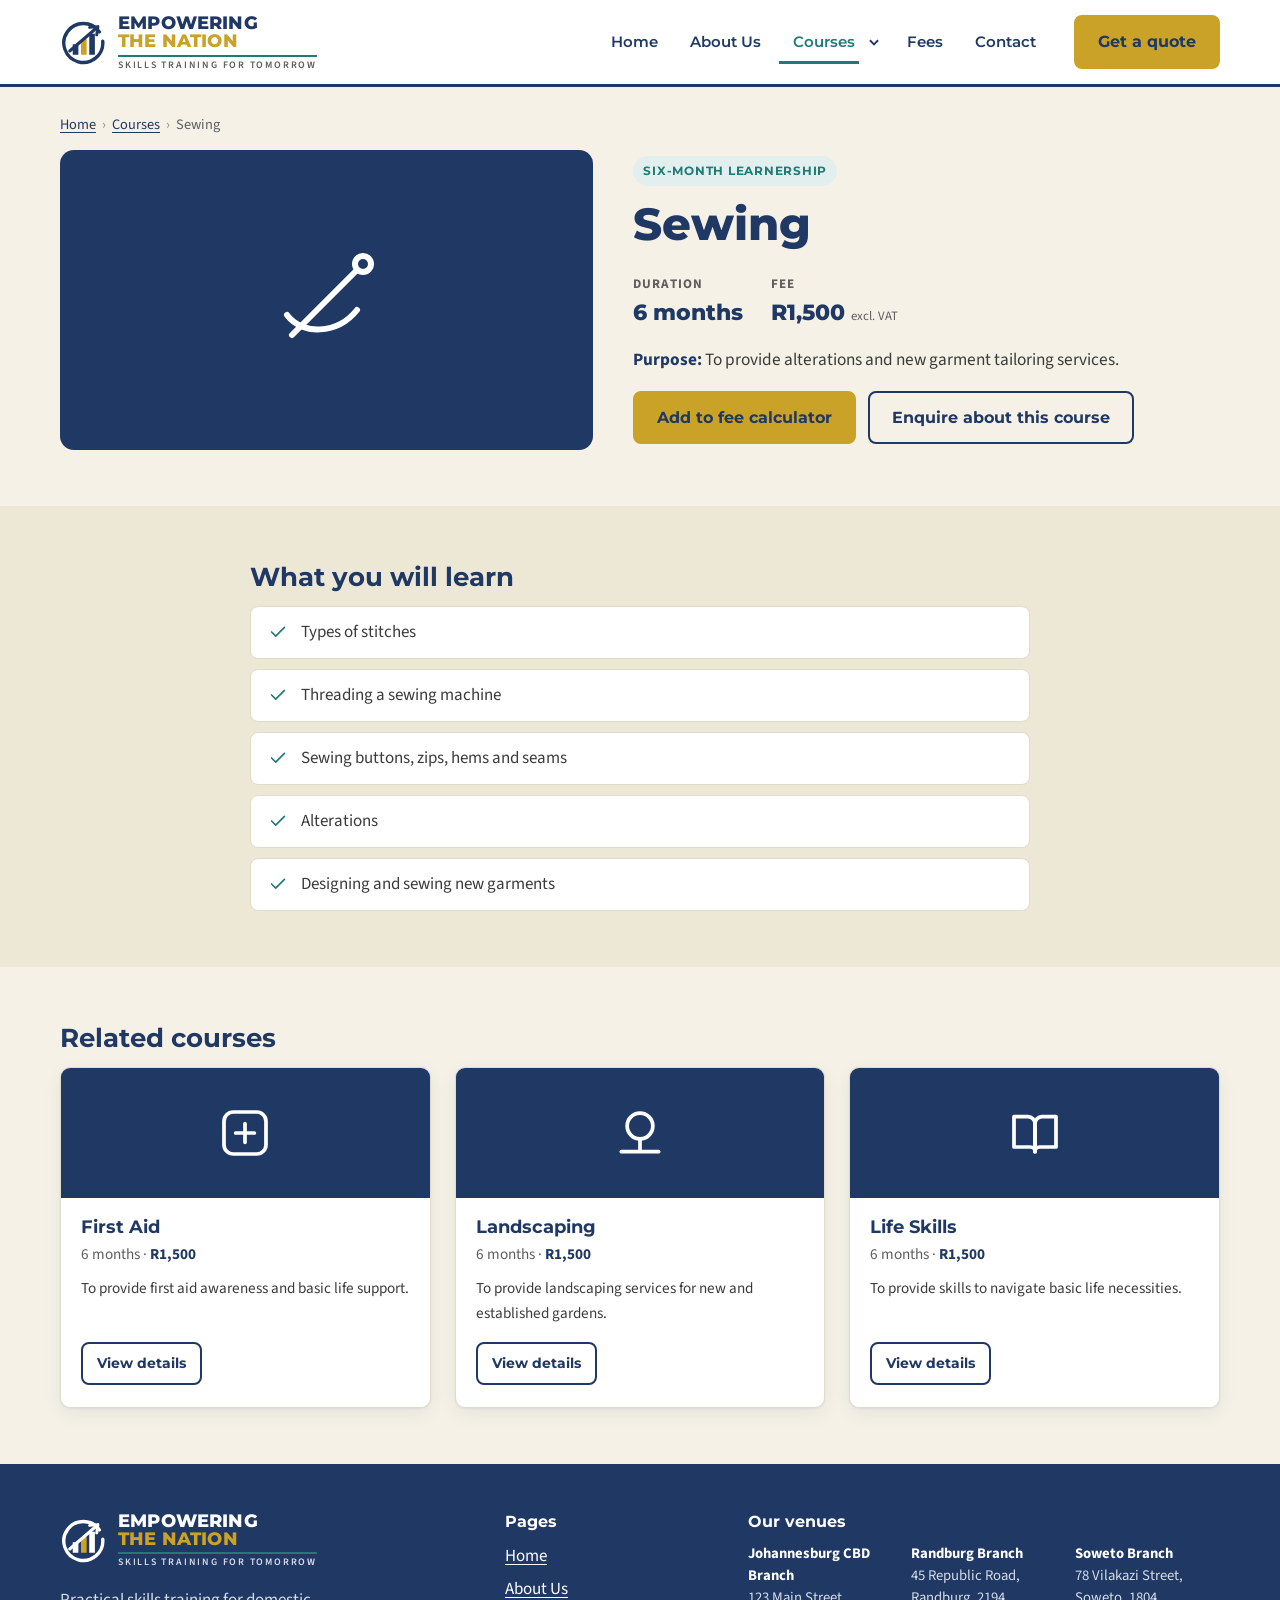
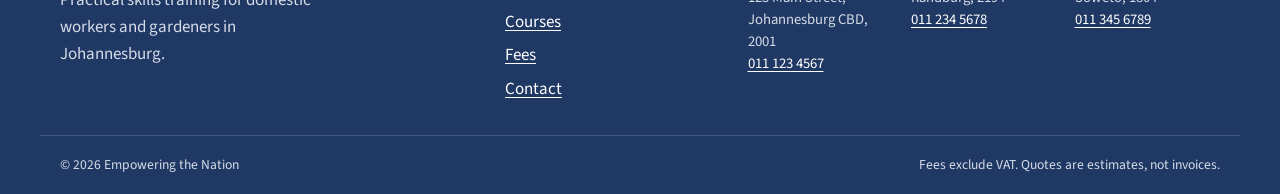
<file: course-sewing.html>
<!DOCTYPE html>
<html lang="en-ZA">
<head>
<meta charset="utf-8">
<meta name="viewport" content="width=device-width, initial-scale=1">
<title>Sewing | Empowering the Nation</title>
<meta name="description" content="Sewing: To provide alterations and new garment tailoring services.">
<meta name="theme-color" content="#1F3864">
<link rel="icon" href="data:image/svg+xml,%3Csvg%20xmlns%3D%22http%3A%2F%2Fwww.w3.org%2F2000%2Fsvg%22%20viewBox%3D%220%200%2064%2064%22%3E%3Crect%20width%3D%2264%22%20height%3D%2264%22%20rx%3D%2214%22%20fill%3D%22%23F5F1E6%22%2F%3E%3Crect%20x%3D%2217%22%20y%3D%2235%22%20width%3D%227.5%22%20height%3D%2214%22%20fill%3D%22%231F3864%22%2F%3E%3Crect%20x%3D%2228%22%20y%3D%2228%22%20width%3D%227.5%22%20height%3D%2221%22%20fill%3D%22%23C9A227%22%2F%3E%3Crect%20x%3D%2239%22%20y%3D%2221%22%20width%3D%227.5%22%20height%3D%2228%22%20fill%3D%22%231F3864%22%2F%3E%3Cpath%20d%3D%22M13%2044%2049%2013%22%20stroke%3D%22%231F3864%22%20stroke-width%3D%224%22%20stroke-linecap%3D%22round%22%2F%3E%3C%2Fsvg%3E">
<link rel="preconnect" href="https://fonts.googleapis.com">
<link rel="preconnect" href="https://fonts.gstatic.com" crossorigin>
<link rel="stylesheet" href="https://fonts.googleapis.com/css2?family=Montserrat:wght@600;700;800&family=Source+Sans+3:wght@400;600;700&display=swap">
<link rel="stylesheet" href="base.css">
<link rel="stylesheet" href="site.css">
</head>
<body class="is-site">
<a class="skip-link" href="#main">Skip to content</a><header class="site-header"><div class="wrap nav-row"><a class="logo" href="index.html" aria-label="Empowering the Nation home"><svg class="logo-mark" viewBox="0 0 64 64" aria-hidden="true"><path d="M52.5 18.5A26 26 0 1 0 57 31" fill="none" stroke="#1F3864" stroke-width="4.5" stroke-linecap="round"/><rect x="17" y="35" width="7.5" height="14" fill="#1F3864"/><rect x="28" y="28" width="7.5" height="21" fill="#C9A227"/><rect x="39" y="21" width="7.5" height="28" fill="#1F3864"/><path d="M13 44 49 13" stroke="#1F3864" stroke-width="4" stroke-linecap="round"/><path d="M39.5 12.5 50.5 11.5 49 22.5" fill="none" stroke="#1F3864" stroke-width="4" stroke-linecap="round" stroke-linejoin="round"/></svg><span class="logo-words"><span class="logo-1">EMPOWERING</span><span class="logo-2">THE NATION</span><span class="logo-tag">Skills training for tomorrow</span></span></a><button class="nav-toggle" type="button" aria-expanded="false" aria-controls="site-links" aria-label="Open menu"><svg class="ui-icon" viewBox="0 0 24 24" fill="none" stroke="currentColor" stroke-width="1.8" stroke-linecap="round" stroke-linejoin="round" aria-hidden="true"><path d="M4 7h16M4 12h16M4 17h16"/></svg></button><nav class="main-nav" aria-label="Main"><ul class="nav-links" id="site-links"><li><a href="index.html">Home</a></li><li><a href="about.html">About Us</a></li><li class="has-dropdown"><a href="courses.html" aria-current="page">Courses</a><button class="dropdown-toggle" type="button" aria-expanded="false" aria-controls="dd-courses" aria-label="Show all courses"><svg viewBox="0 0 12 12" aria-hidden="true"><path d="M2.5 4.5 6 8l3.5-3.5" fill="none" stroke="currentColor" stroke-width="1.6"/></svg></button><div class="dropdown" id="dd-courses"><div class="dropdown-inner"><div class="dd-grid"><div><p class="dd-head">Six-month learnerships</p><ul><li><a href="course-first-aid.html">First Aid<span>R1,500</span></a></li><li><a href="course-sewing.html">Sewing<span>R1,500</span></a></li><li><a href="course-landscaping.html">Landscaping<span>R1,500</span></a></li><li><a href="course-life-skills.html">Life Skills<span>R1,500</span></a></li></ul></div><div><p class="dd-head">Six-week short courses</p><ul><li><a href="course-child-minding.html">Child Minding<span>R750</span></a></li><li><a href="course-cooking.html">Cooking<span>R750</span></a></li><li><a href="course-garden-maintenance.html">Garden Maintenance<span>R750</span></a></li></ul></div></div><a class="dd-all" href="courses.html">View all 7 courses &rsaquo;</a></div></div></li><li><a href="fees.html">Fees</a></li><li><a href="contact.html">Contact</a></li></ul></nav><a class="btn btn-gold nav-cta" href="fees.html">Get a quote</a></div></header><main id="main"><section class="section course-top"><div class="wrap"><nav class="breadcrumb breadcrumb-light" aria-label="Breadcrumb"><ol><li><a href="index.html">Home</a></li><li><a href="courses.html">Courses</a></li><li aria-current="page">Sewing</li></ol></nav><div class="course-grid-top"><div class="course-hero t-six-month" aria-hidden="true"><svg class="course-icon big" viewBox="0 0 24 24" fill="none" stroke="currentColor" stroke-width="1.6" stroke-linecap="round" stroke-linejoin="round" aria-hidden="true"><path d="M5 19 18 6"/><circle cx="19.2" cy="4.8" r="1.6"/><path d="M4 15c3 4 10 4 14-1"/></svg></div><div class="course-info"><p class="badge">Six-month learnership</p><h1>Sewing</h1><dl class="facts"><div><dt>Duration</dt><dd>6 months</dd></div><div><dt>Fee</dt><dd>R1,500 <small>excl. VAT</small></dd></div></dl><p class="purpose"><strong>Purpose:</strong> To provide alterations and new garment tailoring services.</p><div class="btn-row"><a class="btn btn-gold" href="fees.html?add=sewing" data-add="sewing">Add to fee calculator</a><a class="btn btn-outline" href="contact.html?course=sewing">Enquire about this course</a></div></div></div></div></section><section class="section section-alt"><div class="wrap narrow"><h2 class="section-title">What you will learn</h2><ul class="checklist"><li><svg class="tick" viewBox="0 0 24 24" fill="none" stroke="currentColor" stroke-width="1.8" stroke-linecap="round" stroke-linejoin="round" aria-hidden="true"><path d="m5 12 4.5 4.5L19 7"/></svg><span>Types of stitches</span></li><li><svg class="tick" viewBox="0 0 24 24" fill="none" stroke="currentColor" stroke-width="1.8" stroke-linecap="round" stroke-linejoin="round" aria-hidden="true"><path d="m5 12 4.5 4.5L19 7"/></svg><span>Threading a sewing machine</span></li><li><svg class="tick" viewBox="0 0 24 24" fill="none" stroke="currentColor" stroke-width="1.8" stroke-linecap="round" stroke-linejoin="round" aria-hidden="true"><path d="m5 12 4.5 4.5L19 7"/></svg><span>Sewing buttons, zips, hems and seams</span></li><li><svg class="tick" viewBox="0 0 24 24" fill="none" stroke="currentColor" stroke-width="1.8" stroke-linecap="round" stroke-linejoin="round" aria-hidden="true"><path d="m5 12 4.5 4.5L19 7"/></svg><span>Alterations</span></li><li><svg class="tick" viewBox="0 0 24 24" fill="none" stroke="currentColor" stroke-width="1.8" stroke-linecap="round" stroke-linejoin="round" aria-hidden="true"><path d="m5 12 4.5 4.5L19 7"/></svg><span>Designing and sewing new garments</span></li></ul></div></section><section class="section"><div class="wrap"><h2 class="section-title">Related courses</h2><div class="course-grid"><article class="card course-card" data-type="six-month" data-fee="1500" data-name="first aid"><a class="course-thumb t-six-month" href="course-first-aid.html" tabindex="-1" aria-hidden="true"><svg class="course-icon" viewBox="0 0 24 24" fill="none" stroke="currentColor" stroke-width="1.6" stroke-linecap="round" stroke-linejoin="round" aria-hidden="true"><rect x="3" y="3" width="18" height="18" rx="4"/><path d="M12 8v8M8 12h8"/></svg></a><div class="course-body"><h3><a href="course-first-aid.html">First Aid</a></h3><p class="course-meta">6 months &middot; <span class="fee">R1,500</span></p><p class="course-purpose">To provide first aid awareness and basic life support.</p><a class="btn btn-outline btn-sm" href="course-first-aid.html">View details</a></div></article><article class="card course-card" data-type="six-month" data-fee="1500" data-name="landscaping"><a class="course-thumb t-six-month" href="course-landscaping.html" tabindex="-1" aria-hidden="true"><svg class="course-icon" viewBox="0 0 24 24" fill="none" stroke="currentColor" stroke-width="1.6" stroke-linecap="round" stroke-linejoin="round" aria-hidden="true"><circle cx="12" cy="9" r="5.5"/><path d="M12 14.5V20M4 20h16"/></svg></a><div class="course-body"><h3><a href="course-landscaping.html">Landscaping</a></h3><p class="course-meta">6 months &middot; <span class="fee">R1,500</span></p><p class="course-purpose">To provide landscaping services for new and established gardens.</p><a class="btn btn-outline btn-sm" href="course-landscaping.html">View details</a></div></article><article class="card course-card" data-type="six-month" data-fee="1500" data-name="life skills"><a class="course-thumb t-six-month" href="course-life-skills.html" tabindex="-1" aria-hidden="true"><svg class="course-icon" viewBox="0 0 24 24" fill="none" stroke="currentColor" stroke-width="1.6" stroke-linecap="round" stroke-linejoin="round" aria-hidden="true"><path d="M3 5h6a3 3 0 0 1 3 3v12a2 2 0 0 0-2-2H3z"/><path d="M21 5h-6a3 3 0 0 0-3 3v12a2 2 0 0 1 2-2h7z"/></svg></a><div class="course-body"><h3><a href="course-life-skills.html">Life Skills</a></h3><p class="course-meta">6 months &middot; <span class="fee">R1,500</span></p><p class="course-purpose">To provide skills to navigate basic life necessities.</p><a class="btn btn-outline btn-sm" href="course-life-skills.html">View details</a></div></article></div></div></section></main><footer class="site-footer"><div class="wrap footer-grid"><div><a class="logo logo-reverse" href="index.html" aria-label="Empowering the Nation home"><svg class="logo-mark" viewBox="0 0 64 64" aria-hidden="true"><path d="M52.5 18.5A26 26 0 1 0 57 31" fill="none" stroke="#1F3864" stroke-width="4.5" stroke-linecap="round"/><rect x="17" y="35" width="7.5" height="14" fill="#1F3864"/><rect x="28" y="28" width="7.5" height="21" fill="#C9A227"/><rect x="39" y="21" width="7.5" height="28" fill="#1F3864"/><path d="M13 44 49 13" stroke="#1F3864" stroke-width="4" stroke-linecap="round"/><path d="M39.5 12.5 50.5 11.5 49 22.5" fill="none" stroke="#1F3864" stroke-width="4" stroke-linecap="round" stroke-linejoin="round"/></svg><span class="logo-words"><span class="logo-1">EMPOWERING</span><span class="logo-2">THE NATION</span><span class="logo-tag">Skills training for tomorrow</span></span></a><p class="footer-note">Practical skills training for domestic workers and gardeners in Johannesburg.</p></div><div><h2 class="footer-h">Pages</h2><ul class="footer-links"><li><a href="index.html">Home</a></li><li><a href="about.html">About Us</a></li><li><a href="courses.html">Courses</a></li><li><a href="fees.html">Fees</a></li><li><a href="contact.html">Contact</a></li></ul></div><div class="footer-venues"><h2 class="footer-h">Our venues</h2><ul><li><strong>Johannesburg CBD Branch</strong><br>123 Main Street, Johannesburg CBD, 2001<br><a href="tel:+27111234567">011 123 4567</a></li><li><strong>Randburg Branch</strong><br>45 Republic Road, Randburg, 2194<br><a href="tel:+27112345678">011 234 5678</a></li><li><strong>Soweto Branch</strong><br>78 Vilakazi Street, Soweto, 1804<br><a href="tel:+27113456789">011 345 6789</a></li></ul></div></div><div class="wrap footer-base"><span>&copy; 2026 Empowering the Nation</span><span>Fees exclude VAT. Quotes are estimates, not invoices.</span></div></footer>
<script src="app.js"></script>
</body>
</html>
</file>
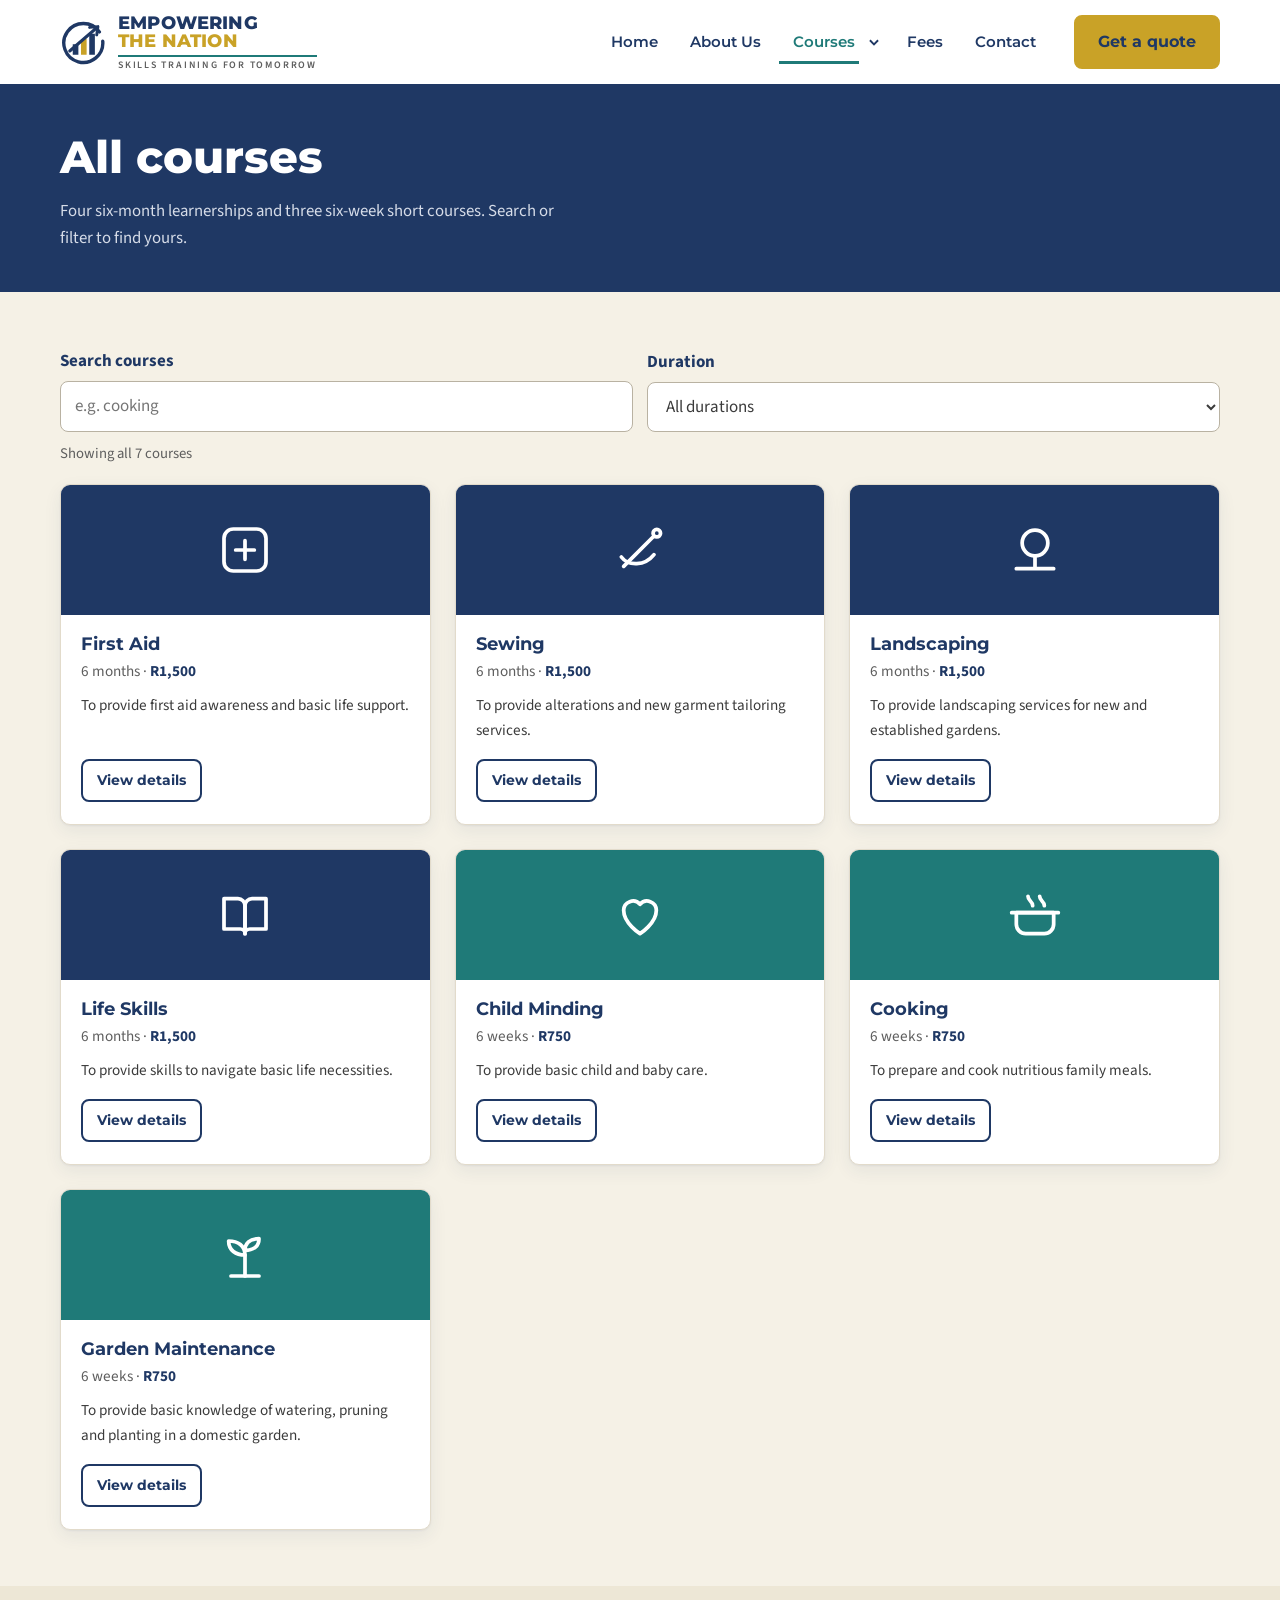
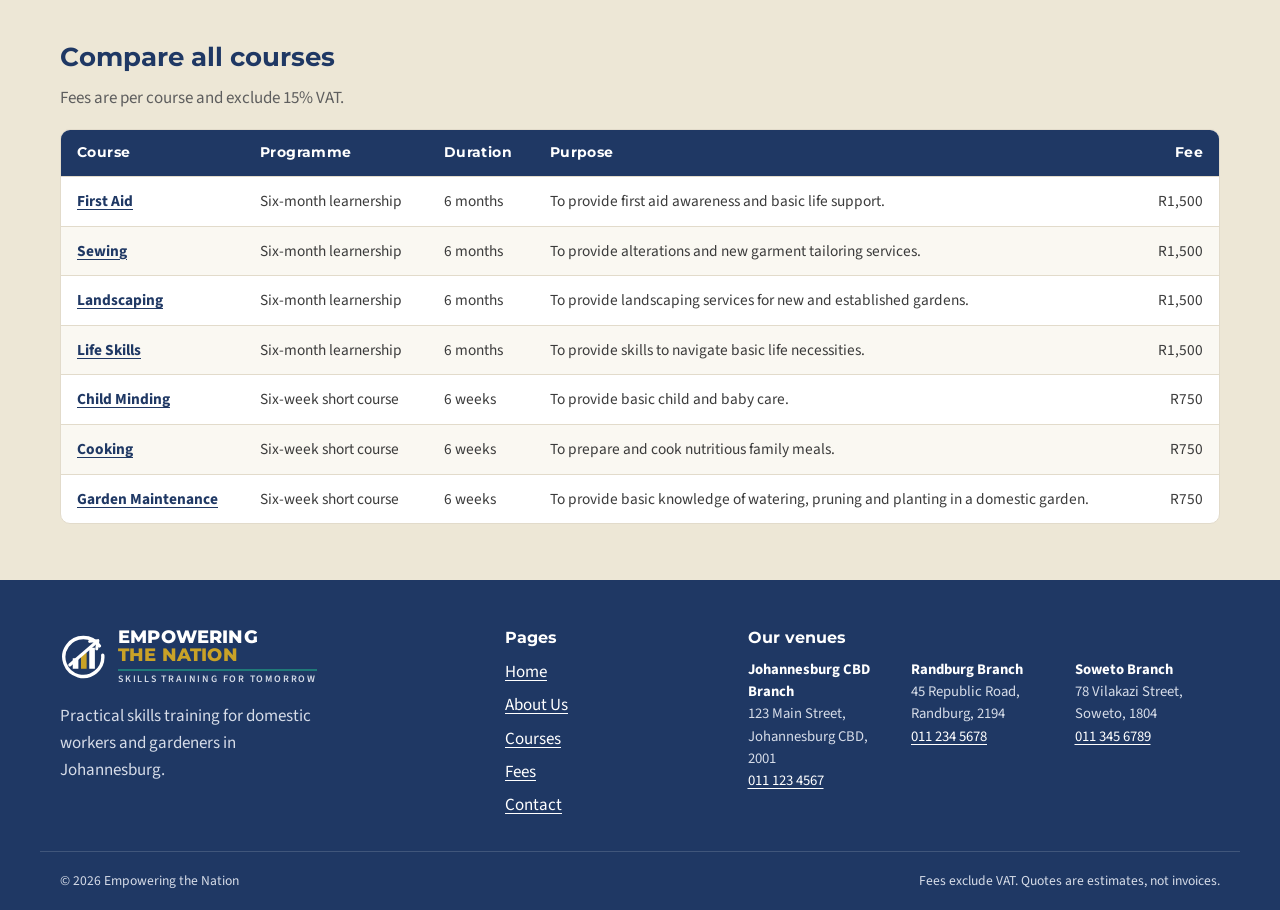
<file: courses.html>
<!DOCTYPE html>
<html lang="en-ZA">
<head>
<meta charset="utf-8">
<meta name="viewport" content="width=device-width, initial-scale=1">
<title>All courses | Empowering the Nation</title>
<meta name="description" content="All seven Empowering the Nation courses with duration and fees.">
<meta name="theme-color" content="#1F3864">
<link rel="icon" href="data:image/svg+xml,%3Csvg%20xmlns%3D%22http%3A%2F%2Fwww.w3.org%2F2000%2Fsvg%22%20viewBox%3D%220%200%2064%2064%22%3E%3Crect%20width%3D%2264%22%20height%3D%2264%22%20rx%3D%2214%22%20fill%3D%22%23F5F1E6%22%2F%3E%3Crect%20x%3D%2217%22%20y%3D%2235%22%20width%3D%227.5%22%20height%3D%2214%22%20fill%3D%22%231F3864%22%2F%3E%3Crect%20x%3D%2228%22%20y%3D%2228%22%20width%3D%227.5%22%20height%3D%2221%22%20fill%3D%22%23C9A227%22%2F%3E%3Crect%20x%3D%2239%22%20y%3D%2221%22%20width%3D%227.5%22%20height%3D%2228%22%20fill%3D%22%231F3864%22%2F%3E%3Cpath%20d%3D%22M13%2044%2049%2013%22%20stroke%3D%22%231F3864%22%20stroke-width%3D%224%22%20stroke-linecap%3D%22round%22%2F%3E%3C%2Fsvg%3E">
<link rel="preconnect" href="https://fonts.googleapis.com">
<link rel="preconnect" href="https://fonts.gstatic.com" crossorigin>
<link rel="stylesheet" href="https://fonts.googleapis.com/css2?family=Montserrat:wght@600;700;800&family=Source+Sans+3:wght@400;600;700&display=swap">
<link rel="stylesheet" href="base.css">
<link rel="stylesheet" href="site.css">
</head>
<body class="is-site">
<a class="skip-link" href="#main">Skip to content</a><header class="site-header"><div class="wrap nav-row"><a class="logo" href="index.html" aria-label="Empowering the Nation home"><svg class="logo-mark" viewBox="0 0 64 64" aria-hidden="true"><path d="M52.5 18.5A26 26 0 1 0 57 31" fill="none" stroke="#1F3864" stroke-width="4.5" stroke-linecap="round"/><rect x="17" y="35" width="7.5" height="14" fill="#1F3864"/><rect x="28" y="28" width="7.5" height="21" fill="#C9A227"/><rect x="39" y="21" width="7.5" height="28" fill="#1F3864"/><path d="M13 44 49 13" stroke="#1F3864" stroke-width="4" stroke-linecap="round"/><path d="M39.5 12.5 50.5 11.5 49 22.5" fill="none" stroke="#1F3864" stroke-width="4" stroke-linecap="round" stroke-linejoin="round"/></svg><span class="logo-words"><span class="logo-1">EMPOWERING</span><span class="logo-2">THE NATION</span><span class="logo-tag">Skills training for tomorrow</span></span></a><button class="nav-toggle" type="button" aria-expanded="false" aria-controls="site-links" aria-label="Open menu"><svg class="ui-icon" viewBox="0 0 24 24" fill="none" stroke="currentColor" stroke-width="1.8" stroke-linecap="round" stroke-linejoin="round" aria-hidden="true"><path d="M4 7h16M4 12h16M4 17h16"/></svg></button><nav class="main-nav" aria-label="Main"><ul class="nav-links" id="site-links"><li><a href="index.html">Home</a></li><li><a href="about.html">About Us</a></li><li class="has-dropdown"><a href="courses.html" aria-current="page">Courses</a><button class="dropdown-toggle" type="button" aria-expanded="false" aria-controls="dd-courses" aria-label="Show all courses"><svg viewBox="0 0 12 12" aria-hidden="true"><path d="M2.5 4.5 6 8l3.5-3.5" fill="none" stroke="currentColor" stroke-width="1.6"/></svg></button><div class="dropdown" id="dd-courses"><div class="dropdown-inner"><div class="dd-grid"><div><p class="dd-head">Six-month learnerships</p><ul><li><a href="course-first-aid.html">First Aid<span>R1,500</span></a></li><li><a href="course-sewing.html">Sewing<span>R1,500</span></a></li><li><a href="course-landscaping.html">Landscaping<span>R1,500</span></a></li><li><a href="course-life-skills.html">Life Skills<span>R1,500</span></a></li></ul></div><div><p class="dd-head">Six-week short courses</p><ul><li><a href="course-child-minding.html">Child Minding<span>R750</span></a></li><li><a href="course-cooking.html">Cooking<span>R750</span></a></li><li><a href="course-garden-maintenance.html">Garden Maintenance<span>R750</span></a></li></ul></div></div><a class="dd-all" href="courses.html">View all 7 courses &rsaquo;</a></div></div></li><li><a href="fees.html">Fees</a></li><li><a href="contact.html">Contact</a></li></ul></nav><a class="btn btn-gold nav-cta" href="fees.html">Get a quote</a></div></header><main id="main"><section class="banner"><div class="wrap"><h1>All courses</h1><p>Four six-month learnerships and three six-week short courses. Search or filter to find yours.</p></div></section><section class="section"><div class="wrap"><div class="toolbar" role="search"><div class="field field-inline"><label for="course-search">Search courses</label><input id="course-search" type="search" placeholder="e.g. cooking" autocomplete="off"></div><div class="field field-inline"><label for="filter-duration">Duration</label><select id="filter-duration"><option value="all">All durations</option><option value="six-month">6 months (R1,500)</option><option value="six-week">6 weeks (R750)</option></select></div></div><p class="result-count" id="course-count" aria-live="polite">Showing all 7 courses</p><div class="course-grid" id="course-results"><article class="card course-card" data-type="six-month" data-fee="1500" data-name="first aid"><a class="course-thumb t-six-month" href="course-first-aid.html" tabindex="-1" aria-hidden="true"><svg class="course-icon" viewBox="0 0 24 24" fill="none" stroke="currentColor" stroke-width="1.6" stroke-linecap="round" stroke-linejoin="round" aria-hidden="true"><rect x="3" y="3" width="18" height="18" rx="4"/><path d="M12 8v8M8 12h8"/></svg></a><div class="course-body"><h3><a href="course-first-aid.html">First Aid</a></h3><p class="course-meta">6 months &middot; <span class="fee">R1,500</span></p><p class="course-purpose">To provide first aid awareness and basic life support.</p><a class="btn btn-outline btn-sm" href="course-first-aid.html">View details</a></div></article><article class="card course-card" data-type="six-month" data-fee="1500" data-name="sewing"><a class="course-thumb t-six-month" href="course-sewing.html" tabindex="-1" aria-hidden="true"><svg class="course-icon" viewBox="0 0 24 24" fill="none" stroke="currentColor" stroke-width="1.6" stroke-linecap="round" stroke-linejoin="round" aria-hidden="true"><path d="M5 19 18 6"/><circle cx="19.2" cy="4.8" r="1.6"/><path d="M4 15c3 4 10 4 14-1"/></svg></a><div class="course-body"><h3><a href="course-sewing.html">Sewing</a></h3><p class="course-meta">6 months &middot; <span class="fee">R1,500</span></p><p class="course-purpose">To provide alterations and new garment tailoring services.</p><a class="btn btn-outline btn-sm" href="course-sewing.html">View details</a></div></article><article class="card course-card" data-type="six-month" data-fee="1500" data-name="landscaping"><a class="course-thumb t-six-month" href="course-landscaping.html" tabindex="-1" aria-hidden="true"><svg class="course-icon" viewBox="0 0 24 24" fill="none" stroke="currentColor" stroke-width="1.6" stroke-linecap="round" stroke-linejoin="round" aria-hidden="true"><circle cx="12" cy="9" r="5.5"/><path d="M12 14.5V20M4 20h16"/></svg></a><div class="course-body"><h3><a href="course-landscaping.html">Landscaping</a></h3><p class="course-meta">6 months &middot; <span class="fee">R1,500</span></p><p class="course-purpose">To provide landscaping services for new and established gardens.</p><a class="btn btn-outline btn-sm" href="course-landscaping.html">View details</a></div></article><article class="card course-card" data-type="six-month" data-fee="1500" data-name="life skills"><a class="course-thumb t-six-month" href="course-life-skills.html" tabindex="-1" aria-hidden="true"><svg class="course-icon" viewBox="0 0 24 24" fill="none" stroke="currentColor" stroke-width="1.6" stroke-linecap="round" stroke-linejoin="round" aria-hidden="true"><path d="M3 5h6a3 3 0 0 1 3 3v12a2 2 0 0 0-2-2H3z"/><path d="M21 5h-6a3 3 0 0 0-3 3v12a2 2 0 0 1 2-2h7z"/></svg></a><div class="course-body"><h3><a href="course-life-skills.html">Life Skills</a></h3><p class="course-meta">6 months &middot; <span class="fee">R1,500</span></p><p class="course-purpose">To provide skills to navigate basic life necessities.</p><a class="btn btn-outline btn-sm" href="course-life-skills.html">View details</a></div></article><article class="card course-card" data-type="six-week" data-fee="750" data-name="child minding"><a class="course-thumb t-six-week" href="course-child-minding.html" tabindex="-1" aria-hidden="true"><svg class="course-icon" viewBox="0 0 24 24" fill="none" stroke="currentColor" stroke-width="1.6" stroke-linecap="round" stroke-linejoin="round" aria-hidden="true"><path d="M12 20s-7-4.4-7-10a4 4 0 0 1 7-2.6A4 4 0 0 1 19 10c0 5.6-7 10-7 10z"/></svg></a><div class="course-body"><h3><a href="course-child-minding.html">Child Minding</a></h3><p class="course-meta">6 weeks &middot; <span class="fee">R750</span></p><p class="course-purpose">To provide basic child and baby care.</p><a class="btn btn-outline btn-sm" href="course-child-minding.html">View details</a></div></article><article class="card course-card" data-type="six-week" data-fee="750" data-name="cooking"><a class="course-thumb t-six-week" href="course-cooking.html" tabindex="-1" aria-hidden="true"><svg class="course-icon" viewBox="0 0 24 24" fill="none" stroke="currentColor" stroke-width="1.6" stroke-linecap="round" stroke-linejoin="round" aria-hidden="true"><path d="M4 11h16v5a4 4 0 0 1-4 4H8a4 4 0 0 1-4-4z"/><path d="M2 11h20M9 4c0 2 2 2 2 4M14 4c0 2 2 2 2 4"/></svg></a><div class="course-body"><h3><a href="course-cooking.html">Cooking</a></h3><p class="course-meta">6 weeks &middot; <span class="fee">R750</span></p><p class="course-purpose">To prepare and cook nutritious family meals.</p><a class="btn btn-outline btn-sm" href="course-cooking.html">View details</a></div></article><article class="card course-card" data-type="six-week" data-fee="750" data-name="garden maintenance"><a class="course-thumb t-six-week" href="course-garden-maintenance.html" tabindex="-1" aria-hidden="true"><svg class="course-icon" viewBox="0 0 24 24" fill="none" stroke="currentColor" stroke-width="1.6" stroke-linecap="round" stroke-linejoin="round" aria-hidden="true"><path d="M12 21v-9"/><path d="M12 12c0-4-3-6-7-6 0 4 3 6 7 6z"/><path d="M12 10c0-3 2-5 6-5 0 3-2 5-6 5z"/><path d="M6 21h12"/></svg></a><div class="course-body"><h3><a href="course-garden-maintenance.html">Garden Maintenance</a></h3><p class="course-meta">6 weeks &middot; <span class="fee">R750</span></p><p class="course-purpose">To provide basic knowledge of watering, pruning and planting in a domestic garden.</p><a class="btn btn-outline btn-sm" href="course-garden-maintenance.html">View details</a></div></article></div><div class="empty-state" id="course-empty" hidden role="status"><p><strong>No courses match your search.</strong> Check the spelling or <button type="button" class="text-link" id="course-reset">show all courses</button>.</p></div></div></section><section class="section section-alt"><div class="wrap"><h2 class="section-title">Compare all courses</h2><p class="muted">Fees are per course and exclude 15% VAT.</p><div class="table-scroll"><table class="data-table"><thead><tr><th scope="col">Course</th><th scope="col">Programme</th><th scope="col">Duration</th><th scope="col">Purpose</th><th scope="col" class="num">Fee</th></tr></thead><tbody><tr><th scope="row"><a href="course-first-aid.html">First Aid</a></th><td>Six-month learnership</td><td>6 months</td><td>To provide first aid awareness and basic life support.</td><td class="num">R1,500</td></tr><tr><th scope="row"><a href="course-sewing.html">Sewing</a></th><td>Six-month learnership</td><td>6 months</td><td>To provide alterations and new garment tailoring services.</td><td class="num">R1,500</td></tr><tr><th scope="row"><a href="course-landscaping.html">Landscaping</a></th><td>Six-month learnership</td><td>6 months</td><td>To provide landscaping services for new and established gardens.</td><td class="num">R1,500</td></tr><tr><th scope="row"><a href="course-life-skills.html">Life Skills</a></th><td>Six-month learnership</td><td>6 months</td><td>To provide skills to navigate basic life necessities.</td><td class="num">R1,500</td></tr><tr><th scope="row"><a href="course-child-minding.html">Child Minding</a></th><td>Six-week short course</td><td>6 weeks</td><td>To provide basic child and baby care.</td><td class="num">R750</td></tr><tr><th scope="row"><a href="course-cooking.html">Cooking</a></th><td>Six-week short course</td><td>6 weeks</td><td>To prepare and cook nutritious family meals.</td><td class="num">R750</td></tr><tr><th scope="row"><a href="course-garden-maintenance.html">Garden Maintenance</a></th><td>Six-week short course</td><td>6 weeks</td><td>To provide basic knowledge of watering, pruning and planting in a domestic garden.</td><td class="num">R750</td></tr></tbody></table></div></div></section></main><footer class="site-footer"><div class="wrap footer-grid"><div><a class="logo logo-reverse" href="index.html" aria-label="Empowering the Nation home"><svg class="logo-mark" viewBox="0 0 64 64" aria-hidden="true"><path d="M52.5 18.5A26 26 0 1 0 57 31" fill="none" stroke="#1F3864" stroke-width="4.5" stroke-linecap="round"/><rect x="17" y="35" width="7.5" height="14" fill="#1F3864"/><rect x="28" y="28" width="7.5" height="21" fill="#C9A227"/><rect x="39" y="21" width="7.5" height="28" fill="#1F3864"/><path d="M13 44 49 13" stroke="#1F3864" stroke-width="4" stroke-linecap="round"/><path d="M39.5 12.5 50.5 11.5 49 22.5" fill="none" stroke="#1F3864" stroke-width="4" stroke-linecap="round" stroke-linejoin="round"/></svg><span class="logo-words"><span class="logo-1">EMPOWERING</span><span class="logo-2">THE NATION</span><span class="logo-tag">Skills training for tomorrow</span></span></a><p class="footer-note">Practical skills training for domestic workers and gardeners in Johannesburg.</p></div><div><h2 class="footer-h">Pages</h2><ul class="footer-links"><li><a href="index.html">Home</a></li><li><a href="about.html">About Us</a></li><li><a href="courses.html">Courses</a></li><li><a href="fees.html">Fees</a></li><li><a href="contact.html">Contact</a></li></ul></div><div class="footer-venues"><h2 class="footer-h">Our venues</h2><ul><li><strong>Johannesburg CBD Branch</strong><br>123 Main Street, Johannesburg CBD, 2001<br><a href="tel:+27111234567">011 123 4567</a></li><li><strong>Randburg Branch</strong><br>45 Republic Road, Randburg, 2194<br><a href="tel:+27112345678">011 234 5678</a></li><li><strong>Soweto Branch</strong><br>78 Vilakazi Street, Soweto, 1804<br><a href="tel:+27113456789">011 345 6789</a></li></ul></div></div><div class="wrap footer-base"><span>&copy; 2026 Empowering the Nation</span><span>Fees exclude VAT. Quotes are estimates, not invoices.</span></div></footer>
<script src="app.js"></script>
</body>
</html>
</file>
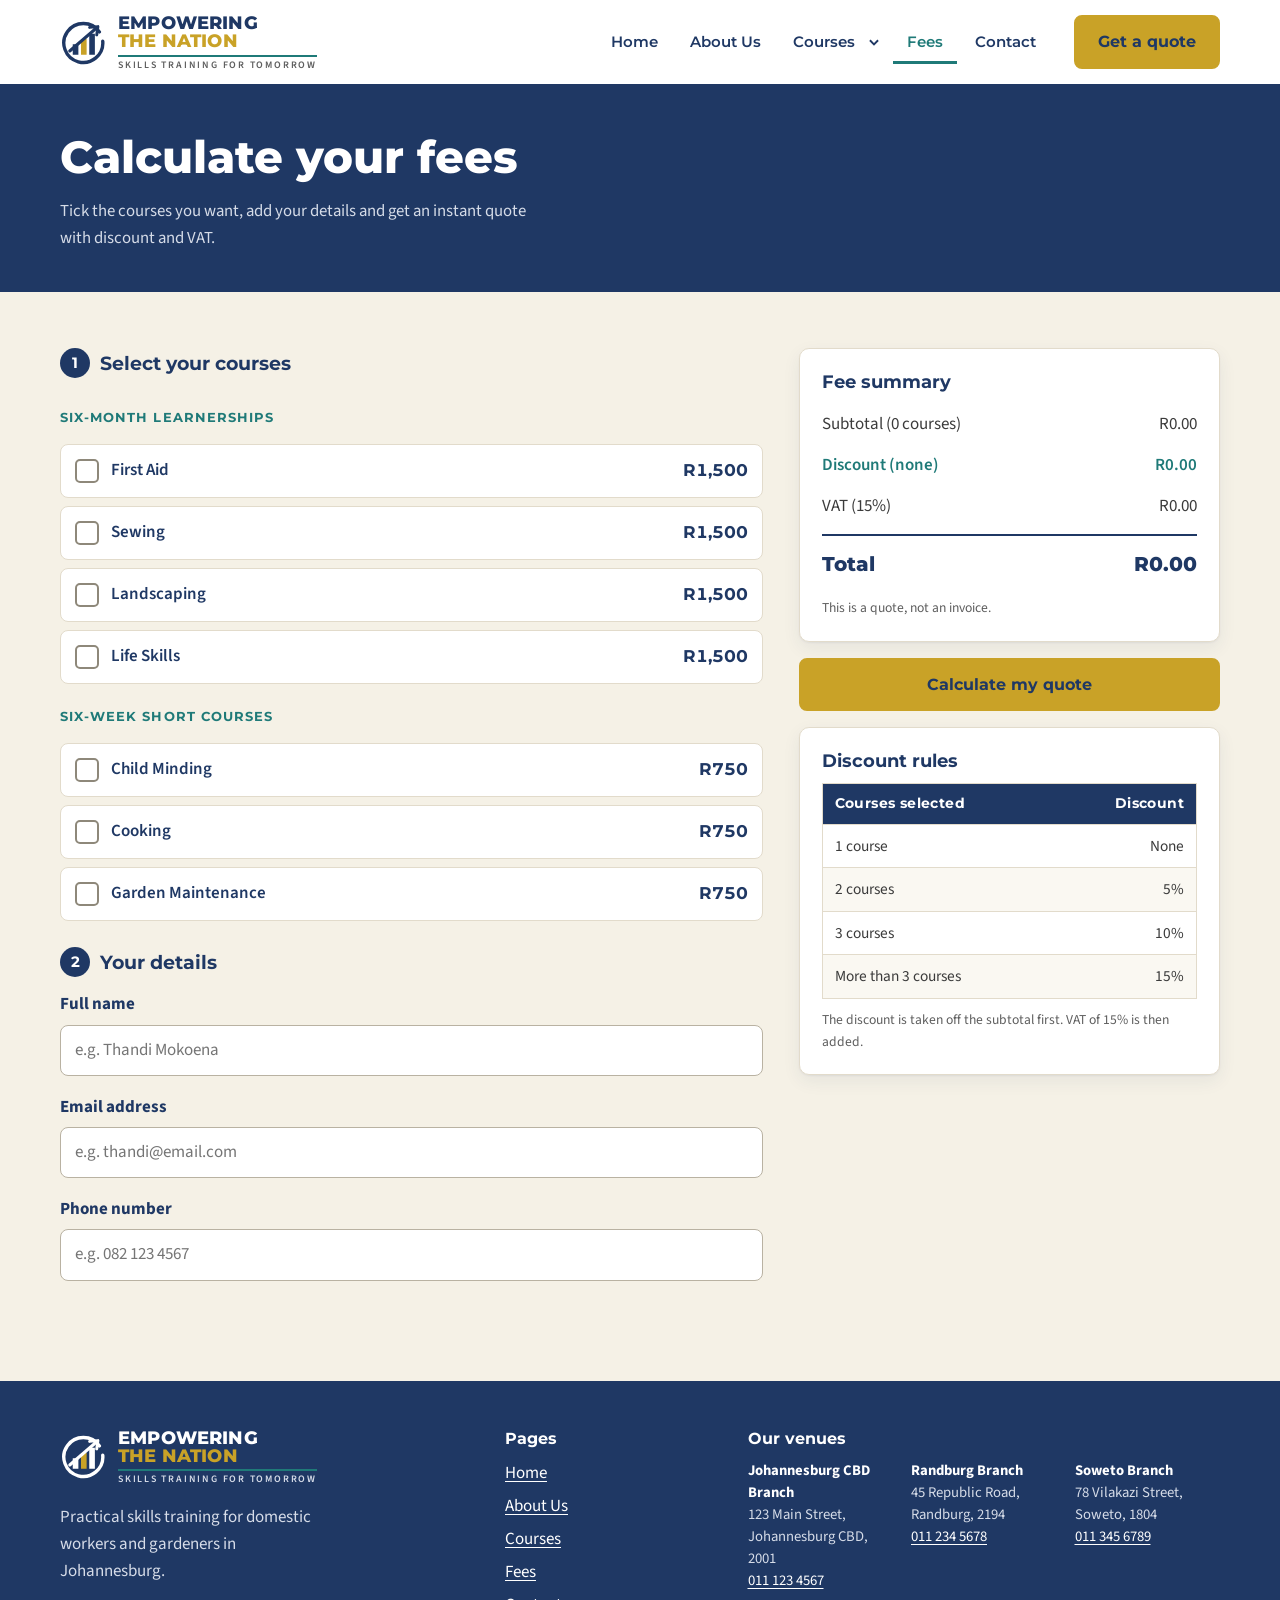
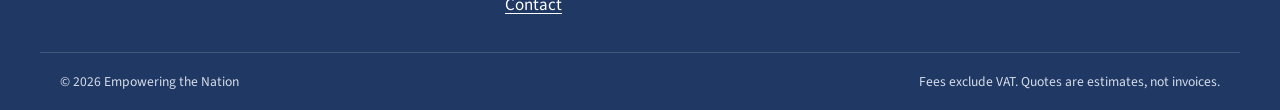
<file: fees.html>
<!DOCTYPE html>
<html lang="en-ZA">
<head>
<meta charset="utf-8">
<meta name="viewport" content="width=device-width, initial-scale=1">
<title>Calculate fees | Empowering the Nation</title>
<meta name="description" content="Get an instant course quote with multi-course discount and VAT.">
<meta name="theme-color" content="#1F3864">
<link rel="icon" href="data:image/svg+xml,%3Csvg%20xmlns%3D%22http%3A%2F%2Fwww.w3.org%2F2000%2Fsvg%22%20viewBox%3D%220%200%2064%2064%22%3E%3Crect%20width%3D%2264%22%20height%3D%2264%22%20rx%3D%2214%22%20fill%3D%22%23F5F1E6%22%2F%3E%3Crect%20x%3D%2217%22%20y%3D%2235%22%20width%3D%227.5%22%20height%3D%2214%22%20fill%3D%22%231F3864%22%2F%3E%3Crect%20x%3D%2228%22%20y%3D%2228%22%20width%3D%227.5%22%20height%3D%2221%22%20fill%3D%22%23C9A227%22%2F%3E%3Crect%20x%3D%2239%22%20y%3D%2221%22%20width%3D%227.5%22%20height%3D%2228%22%20fill%3D%22%231F3864%22%2F%3E%3Cpath%20d%3D%22M13%2044%2049%2013%22%20stroke%3D%22%231F3864%22%20stroke-width%3D%224%22%20stroke-linecap%3D%22round%22%2F%3E%3C%2Fsvg%3E">
<link rel="preconnect" href="https://fonts.googleapis.com">
<link rel="preconnect" href="https://fonts.gstatic.com" crossorigin>
<link rel="stylesheet" href="https://fonts.googleapis.com/css2?family=Montserrat:wght@600;700;800&family=Source+Sans+3:wght@400;600;700&display=swap">
<link rel="stylesheet" href="base.css">
<link rel="stylesheet" href="site.css">
</head>
<body class="is-site">
<a class="skip-link" href="#main">Skip to content</a><header class="site-header"><div class="wrap nav-row"><a class="logo" href="index.html" aria-label="Empowering the Nation home"><svg class="logo-mark" viewBox="0 0 64 64" aria-hidden="true"><path d="M52.5 18.5A26 26 0 1 0 57 31" fill="none" stroke="#1F3864" stroke-width="4.5" stroke-linecap="round"/><rect x="17" y="35" width="7.5" height="14" fill="#1F3864"/><rect x="28" y="28" width="7.5" height="21" fill="#C9A227"/><rect x="39" y="21" width="7.5" height="28" fill="#1F3864"/><path d="M13 44 49 13" stroke="#1F3864" stroke-width="4" stroke-linecap="round"/><path d="M39.5 12.5 50.5 11.5 49 22.5" fill="none" stroke="#1F3864" stroke-width="4" stroke-linecap="round" stroke-linejoin="round"/></svg><span class="logo-words"><span class="logo-1">EMPOWERING</span><span class="logo-2">THE NATION</span><span class="logo-tag">Skills training for tomorrow</span></span></a><button class="nav-toggle" type="button" aria-expanded="false" aria-controls="site-links" aria-label="Open menu"><svg class="ui-icon" viewBox="0 0 24 24" fill="none" stroke="currentColor" stroke-width="1.8" stroke-linecap="round" stroke-linejoin="round" aria-hidden="true"><path d="M4 7h16M4 12h16M4 17h16"/></svg></button><nav class="main-nav" aria-label="Main"><ul class="nav-links" id="site-links"><li><a href="index.html">Home</a></li><li><a href="about.html">About Us</a></li><li class="has-dropdown"><a href="courses.html">Courses</a><button class="dropdown-toggle" type="button" aria-expanded="false" aria-controls="dd-courses" aria-label="Show all courses"><svg viewBox="0 0 12 12" aria-hidden="true"><path d="M2.5 4.5 6 8l3.5-3.5" fill="none" stroke="currentColor" stroke-width="1.6"/></svg></button><div class="dropdown" id="dd-courses"><div class="dropdown-inner"><div class="dd-grid"><div><p class="dd-head">Six-month learnerships</p><ul><li><a href="course-first-aid.html">First Aid<span>R1,500</span></a></li><li><a href="course-sewing.html">Sewing<span>R1,500</span></a></li><li><a href="course-landscaping.html">Landscaping<span>R1,500</span></a></li><li><a href="course-life-skills.html">Life Skills<span>R1,500</span></a></li></ul></div><div><p class="dd-head">Six-week short courses</p><ul><li><a href="course-child-minding.html">Child Minding<span>R750</span></a></li><li><a href="course-cooking.html">Cooking<span>R750</span></a></li><li><a href="course-garden-maintenance.html">Garden Maintenance<span>R750</span></a></li></ul></div></div><a class="dd-all" href="courses.html">View all 7 courses &rsaquo;</a></div></div></li><li><a href="fees.html" aria-current="page">Fees</a></li><li><a href="contact.html">Contact</a></li></ul></nav><a class="btn btn-gold nav-cta" href="fees.html">Get a quote</a></div></header><main id="main"><section class="banner"><div class="wrap"><h1>Calculate your fees</h1><p>Tick the courses you want, add your details and get an instant quote with discount and VAT.</p></div></section><section class="section"><div class="wrap"><noscript><div class="notice">JavaScript is turned off, so totals can't be worked out here. Call your nearest branch for a quote.</div></noscript><div class="notice" id="fee-notice" role="alert" hidden></div><form id="fee-form" class="fee-grid" novalidate><div class="fee-main"><fieldset class="step" id="step-1"><legend><span class="step-no">1</span> Select your courses</legend><div class="check-list"><p class="check-group">Six-month learnerships</p><label class="check-item"><input type="checkbox" name="course" value="first-aid"><span class="box" aria-hidden="true"><svg class="ui-icon" viewBox="0 0 24 24" fill="none" stroke="currentColor" stroke-width="1.8" stroke-linecap="round" stroke-linejoin="round" aria-hidden="true"><path d="m5 12 4.5 4.5L19 7"/></svg></span><span class="check-name">First Aid</span><span class="check-fee">R1,500</span></label><label class="check-item"><input type="checkbox" name="course" value="sewing"><span class="box" aria-hidden="true"><svg class="ui-icon" viewBox="0 0 24 24" fill="none" stroke="currentColor" stroke-width="1.8" stroke-linecap="round" stroke-linejoin="round" aria-hidden="true"><path d="m5 12 4.5 4.5L19 7"/></svg></span><span class="check-name">Sewing</span><span class="check-fee">R1,500</span></label><label class="check-item"><input type="checkbox" name="course" value="landscaping"><span class="box" aria-hidden="true"><svg class="ui-icon" viewBox="0 0 24 24" fill="none" stroke="currentColor" stroke-width="1.8" stroke-linecap="round" stroke-linejoin="round" aria-hidden="true"><path d="m5 12 4.5 4.5L19 7"/></svg></span><span class="check-name">Landscaping</span><span class="check-fee">R1,500</span></label><label class="check-item"><input type="checkbox" name="course" value="life-skills"><span class="box" aria-hidden="true"><svg class="ui-icon" viewBox="0 0 24 24" fill="none" stroke="currentColor" stroke-width="1.8" stroke-linecap="round" stroke-linejoin="round" aria-hidden="true"><path d="m5 12 4.5 4.5L19 7"/></svg></span><span class="check-name">Life Skills</span><span class="check-fee">R1,500</span></label><p class="check-group">Six-week short courses</p><label class="check-item"><input type="checkbox" name="course" value="child-minding"><span class="box" aria-hidden="true"><svg class="ui-icon" viewBox="0 0 24 24" fill="none" stroke="currentColor" stroke-width="1.8" stroke-linecap="round" stroke-linejoin="round" aria-hidden="true"><path d="m5 12 4.5 4.5L19 7"/></svg></span><span class="check-name">Child Minding</span><span class="check-fee">R750</span></label><label class="check-item"><input type="checkbox" name="course" value="cooking"><span class="box" aria-hidden="true"><svg class="ui-icon" viewBox="0 0 24 24" fill="none" stroke="currentColor" stroke-width="1.8" stroke-linecap="round" stroke-linejoin="round" aria-hidden="true"><path d="m5 12 4.5 4.5L19 7"/></svg></span><span class="check-name">Cooking</span><span class="check-fee">R750</span></label><label class="check-item"><input type="checkbox" name="course" value="garden-maintenance"><span class="box" aria-hidden="true"><svg class="ui-icon" viewBox="0 0 24 24" fill="none" stroke="currentColor" stroke-width="1.8" stroke-linecap="round" stroke-linejoin="round" aria-hidden="true"><path d="m5 12 4.5 4.5L19 7"/></svg></span><span class="check-name">Garden Maintenance</span><span class="check-fee">R750</span></label></div><p class="field-error" id="course-error" role="alert">Select at least one course to get a quote.</p></fieldset><fieldset class="step" id="step-2"><legend><span class="step-no">2</span> Your details</legend><div class="field"><label for="q-name">Full name</label><input id="q-name" name="name" type="text" autocomplete="name" placeholder="e.g. Thandi Mokoena" aria-describedby="q-name-error" required><p class="field-error" id="q-name-error" role="alert">Enter your first name and surname.</p></div><div class="field"><label for="q-email">Email address</label><input id="q-email" name="email" type="email" autocomplete="email" placeholder="e.g. thandi@email.com" aria-describedby="q-email-error" required><p class="field-error" id="q-email-error" role="alert">Enter an email address like name@example.com.</p></div><div class="field"><label for="q-phone">Phone number</label><input id="q-phone" name="phone" type="tel" inputmode="tel" autocomplete="tel" placeholder="e.g. 082 123 4567" aria-describedby="q-phone-error" required><p class="field-error" id="q-phone-error" role="alert">Enter a 10-digit South African number, e.g. 082 123 4567.</p></div></fieldset></div><aside class="fee-side"><div class="card summary" aria-live="polite"><h2 class="summary-title">Fee summary</h2><div class="sum-row"><span id="sum-count">Subtotal (0 courses)</span><span id="sum-sub">R0.00</span></div><div class="sum-row disc"><span id="sum-disc-label">Discount (none)</span><span id="sum-disc">R0.00</span></div><div class="sum-row"><span>VAT (15%)</span><span id="sum-vat">R0.00</span></div><div class="sum-row total"><span>Total</span><span id="sum-total">R0.00</span></div><p class="fine">This is a quote, not an invoice.</p></div><button class="btn btn-gold btn-block" type="submit">Calculate my quote</button><div class="card rules"><h2 class="summary-title">Discount rules</h2><table class="data-table compact discount-table"><thead><tr><th scope="col">Courses selected</th><th scope="col" class="num">Discount</th></tr></thead><tbody><tr data-count="1"><td>1 course</td><td class="num">None</td></tr><tr data-count="2"><td>2 courses</td><td class="num">5%</td></tr><tr data-count="3"><td>3 courses</td><td class="num">10%</td></tr><tr data-count="4"><td>More than 3 courses</td><td class="num">15%</td></tr></tbody></table><p class="fine">The discount is taken off the subtotal first. VAT of 15% is then added.</p></div></aside></form><section class="card quote-result" id="quote-result" hidden tabindex="-1" aria-labelledby="quote-heading"><h2 id="quote-heading">Your quote is ready</h2><p id="quote-intro"></p><div class="table-scroll"><table class="data-table"><thead><tr><th scope="col">Course</th><th scope="col">Duration</th><th scope="col" class="num">Fee</th></tr></thead><tbody id="quote-body"></tbody><tfoot id="quote-foot"></tfoot></table></div><p class="fine">This is an estimate, not a formal invoice. Fees are confirmed when you enrol at a branch.</p><div class="btn-row"><button class="btn btn-outline" type="button" id="quote-new">Start a new quote</button><a class="btn btn-gold" href="contact.html">Contact a branch</a></div></section></div></section></main><footer class="site-footer"><div class="wrap footer-grid"><div><a class="logo logo-reverse" href="index.html" aria-label="Empowering the Nation home"><svg class="logo-mark" viewBox="0 0 64 64" aria-hidden="true"><path d="M52.5 18.5A26 26 0 1 0 57 31" fill="none" stroke="#1F3864" stroke-width="4.5" stroke-linecap="round"/><rect x="17" y="35" width="7.5" height="14" fill="#1F3864"/><rect x="28" y="28" width="7.5" height="21" fill="#C9A227"/><rect x="39" y="21" width="7.5" height="28" fill="#1F3864"/><path d="M13 44 49 13" stroke="#1F3864" stroke-width="4" stroke-linecap="round"/><path d="M39.5 12.5 50.5 11.5 49 22.5" fill="none" stroke="#1F3864" stroke-width="4" stroke-linecap="round" stroke-linejoin="round"/></svg><span class="logo-words"><span class="logo-1">EMPOWERING</span><span class="logo-2">THE NATION</span><span class="logo-tag">Skills training for tomorrow</span></span></a><p class="footer-note">Practical skills training for domestic workers and gardeners in Johannesburg.</p></div><div><h2 class="footer-h">Pages</h2><ul class="footer-links"><li><a href="index.html">Home</a></li><li><a href="about.html">About Us</a></li><li><a href="courses.html">Courses</a></li><li><a href="fees.html">Fees</a></li><li><a href="contact.html">Contact</a></li></ul></div><div class="footer-venues"><h2 class="footer-h">Our venues</h2><ul><li><strong>Johannesburg CBD Branch</strong><br>123 Main Street, Johannesburg CBD, 2001<br><a href="tel:+27111234567">011 123 4567</a></li><li><strong>Randburg Branch</strong><br>45 Republic Road, Randburg, 2194<br><a href="tel:+27112345678">011 234 5678</a></li><li><strong>Soweto Branch</strong><br>78 Vilakazi Street, Soweto, 1804<br><a href="tel:+27113456789">011 345 6789</a></li></ul></div></div><div class="wrap footer-base"><span>&copy; 2026 Empowering the Nation</span><span>Fees exclude VAT. Quotes are estimates, not invoices.</span></div></footer>
<script src="app.js"></script>
</body>
</html>
</file>
<file: base.css>
/* ==========================================================
   Empowering the Nation — shared styles (website + mobile app)
   Brand from Task 1 Phase 3: navy for structure, gold only for
   buttons (navy text on top), teal for sub-headings, icons and
   active states, off-white backgrounds, charcoal body text.
   ========================================================== */
:root{
  --navy:#1F3864;
  --navy-deep:#16294A;
  --gold:#C9A227;
  --gold-hover:#D8B23A;
  --teal:#1F7A78;
  --teal-soft:#E3EFEE;
  --bg:#F5F1E6;
  --surface:#FFFFFF;
  --ink:#3B3B3B;
  --muted:#5E5E5E;
  --line:#E2DBCB;
  --error:#B3261E;
  --error-soft:#FBEAE8;
  --success:#1F7A3D;
  --font-head:'Montserrat', 'Segoe UI', Arial, sans-serif;
  --font-body:'Source Sans 3', 'Segoe UI', Arial, sans-serif;
  --radius:10px;
  --shadow:0 1px 2px rgba(31,56,100,.06), 0 6px 18px rgba(31,56,100,.07);
  color-scheme:light;
}
*,*::before,*::after{box-sizing:border-box;}
html{-webkit-text-size-adjust:100%;}
body{margin:0;background:var(--bg);color:var(--ink);font-family:var(--font-body);font-size:17px;line-height:1.6;}
img,svg{max-width:100%;}
h1,h2,h3{font-family:var(--font-head);color:var(--navy);line-height:1.2;margin:0 0 .5em;text-wrap:balance;}
h1{font-size:clamp(1.9rem,4vw,2.8rem);font-weight:800;}
h2{font-size:clamp(1.35rem,2.4vw,1.75rem);font-weight:700;}
h3{font-size:1.15rem;font-weight:700;}
p{margin:0 0 1em;}
a{color:var(--navy);text-underline-offset:3px;}
a:hover{color:var(--teal);}
strong{color:var(--navy);}
.muted{color:var(--muted);}
.fine{font-size:.85rem;color:var(--muted);margin:.75em 0 0;}
.wrap{width:100%;max-width:1200px;margin:0 auto;padding-left:max(20px, env(safe-area-inset-left, 0px));padding-right:max(20px, env(safe-area-inset-right, 0px));}
.narrow{max-width:820px;}
[hidden]{display:none!important;}
:focus-visible{outline:3px solid var(--teal);outline-offset:3px;}
.skip-link{position:absolute;left:12px;top:-60px;background:var(--gold);color:var(--navy);padding:10px 16px;font-weight:700;z-index:200;border-radius:6px;}
.skip-link:focus{top:12px;}

/* ---------- Logo ---------- */
.logo{display:inline-flex;align-items:center;gap:10px;text-decoration:none;}
.logo-mark{width:48px;height:48px;flex-shrink:0;}
.logo-words{display:flex;flex-direction:column;font-family:var(--font-head);font-weight:800;line-height:1.02;letter-spacing:.01em;}
.logo-1{color:var(--navy);font-size:1.12rem;}
.logo-2{color:var(--gold);font-size:1.12rem;}
.logo-tag{font-family:var(--font-body);font-weight:600;font-size:.62rem;letter-spacing:.18em;text-transform:uppercase;color:var(--muted);border-top:2px solid var(--teal);margin-top:4px;padding-top:3px;}
.logo-small .logo-mark{width:36px;height:36px;}
.logo-small .logo-1,.logo-small .logo-2{font-size:.9rem;}
.logo-reverse .logo-1{color:#fff;}
.logo-reverse .logo-tag{color:#D6DCE8;}
.logo-reverse .logo-mark [fill="#1F3864"]{fill:#fff;}
.logo-reverse .logo-mark [stroke="#1F3864"]{stroke:#fff;}

/* ---------- Buttons ---------- */
.btn{display:inline-flex;align-items:center;justify-content:center;gap:8px;min-height:48px;padding:12px 22px;border-radius:8px;font-family:var(--font-head);font-weight:700;font-size:.98rem;text-decoration:none;cursor:pointer;border:2px solid transparent;transition:background .15s ease,border-color .15s ease,color .15s ease;}
.btn-gold{background:var(--gold);color:var(--navy);border-color:var(--gold);}
.btn-gold:hover{background:var(--gold-hover);border-color:var(--gold-hover);color:var(--navy);}
.btn-outline{background:transparent;color:var(--navy);border-color:var(--navy);}
.btn-outline:hover{background:var(--navy);color:#fff;}
.btn-sm{min-height:40px;padding:8px 14px;font-size:.88rem;}
.btn-block{width:100%;}
.btn-row{display:flex;flex-wrap:wrap;gap:12px;}
.btn-row.center{justify-content:center;}
button{font:inherit;}
.text-link{background:none;border:0;padding:0;color:var(--navy);font-weight:700;text-decoration:underline;text-underline-offset:3px;cursor:pointer;font-family:var(--font-head);font-size:.95rem;}
.text-link:hover{color:var(--teal);}

/* ---------- Banner + breadcrumb ---------- */
.banner{background:var(--navy);color:#fff;padding-block:44px 40px;}
.banner h1{color:#fff;margin-bottom:.3em;}
.banner p{color:#D6DCE8;max-width:62ch;margin:0;font-size:1.05rem;}
.breadcrumb ol{list-style:none;margin:0 0 14px;padding:0;display:flex;flex-wrap:wrap;gap:6px;font-size:.9rem;}
.breadcrumb li+li::before{content:"›";margin-right:6px;opacity:.7;}
.breadcrumb a{color:#fff;}
.breadcrumb-light ol{color:var(--muted);}
.breadcrumb-light a{color:var(--navy);}

/* ---------- Sections ---------- */
.section{padding-block:56px;}
.section-alt{background:#EDE7D6;}
.section-title{font-size:clamp(1.3rem,2.2vw,1.6rem);}
.card{background:var(--surface);border:1px solid var(--line);border-radius:var(--radius);box-shadow:var(--shadow);}
.eyebrow{font-family:var(--font-head);font-weight:700;font-size:.8rem;letter-spacing:.14em;text-transform:uppercase;color:var(--teal);margin-bottom:.6em;}
.tick-list{list-style:none;padding:0;margin:0 0 1em;}
.tick-list li{position:relative;padding-left:26px;margin-bottom:6px;}
.tick-list li::before{content:"";position:absolute;left:2px;top:.55em;width:12px;height:7px;border-left:2.5px solid var(--teal);border-bottom:2.5px solid var(--teal);transform:rotate(-45deg);}
.badge{display:inline-block;background:var(--teal-soft);color:var(--teal);font-family:var(--font-head);font-weight:700;font-size:.78rem;letter-spacing:.06em;text-transform:uppercase;padding:5px 10px;border-radius:999px;margin-bottom:12px;}

/* ---------- Hero ---------- */
.hero{background:linear-gradient(180deg,#E9E2CF 0%,var(--bg) 100%);padding-block:56px;overflow:hidden;}
.hero-card{background:var(--surface);border-radius:14px;box-shadow:var(--shadow);padding:34px;border-top:6px solid var(--navy);position:relative;z-index:1;}
.hero-card h1{margin-bottom:.35em;}
.hero-lead{font-size:1.12rem;max-width:52ch;}
.hero-art{position:relative;min-height:260px;}
.hero-art .bar{position:absolute;bottom:0;width:22%;border-radius:8px 8px 0 0;}
.hero-art .b1{left:10%;height:38%;background:var(--navy);}
.hero-art .b2{left:39%;height:62%;background:var(--gold);}
.hero-art .b3{left:68%;height:88%;background:var(--teal);}
.hero-art .arrow{position:absolute;left:4%;bottom:30%;width:96%;height:6px;background:var(--navy);border-radius:4px;transform:rotate(-30deg);transform-origin:left center;}
.hero-art .arrow::after{content:"";position:absolute;right:-4px;top:-9px;border-left:22px solid var(--navy);border-top:12px solid transparent;border-bottom:12px solid transparent;}

/* ---------- Stats ---------- */
.stats{background:var(--navy);color:#fff;padding-block:30px;}
.stats-grid{display:grid;grid-template-columns:repeat(4,1fr);gap:16px;text-align:center;}
.stats strong{display:block;font-family:var(--font-head);font-size:1.7rem;color:#fff;}
.stats span{color:#D6DCE8;font-size:.95rem;}

/* ---------- Course cards ---------- */
.course-icon{width:46px;height:46px;}
.course-icon.big{width:120px;height:120px;stroke-width:1.2;}
.t-six-month{background:var(--navy);color:#fff;}
.t-six-week{background:var(--teal);color:#fff;}
.course-card{overflow:hidden;display:flex;flex-direction:column;}
.course-thumb{display:flex;align-items:center;justify-content:center;height:130px;}
.course-thumb .course-icon{width:56px;height:56px;}
.course-body{padding:18px 20px 22px;display:flex;flex-direction:column;gap:2px;flex:1;}
.course-body h3{margin-bottom:2px;}
.course-body h3 a{text-decoration:none;}
.course-meta{font-size:.95rem;color:var(--muted);margin-bottom:8px;}
.course-meta .fee{color:var(--navy);font-weight:700;}
.course-purpose{font-size:.95rem;flex:1;}
.course-body .btn{align-self:flex-start;}
.course-row{display:flex;gap:14px;align-items:center;background:var(--surface);border:1px solid var(--line);border-radius:var(--radius);padding:12px;}
.row-thumb{width:72px;height:72px;border-radius:8px;display:flex;align-items:center;justify-content:center;flex-shrink:0;}
.row-thumb .course-icon{width:36px;height:36px;}
.row-body{flex:1;min-width:0;}
.row-body h3{margin:0;font-size:1.05rem;}
.row-body .course-meta{margin:2px 0 8px;}
.course-list{display:flex;flex-direction:column;gap:12px;margin-bottom:16px;}

/* ---------- Forms ---------- */
.field{margin-bottom:18px;}
.field label{display:block;font-weight:700;color:var(--navy);margin-bottom:6px;}
.field .opt{font-weight:400;color:var(--muted);}
.field input,.field select,.field textarea{width:100%;min-height:48px;padding:11px 14px;border:1.5px solid #B9B2A2;border-radius:8px;background:var(--surface);color:var(--ink);font:inherit;}
.field textarea{resize:vertical;min-height:130px;}
.field input:focus,.field select:focus,.field textarea:focus{outline:none;border-color:var(--teal);box-shadow:0 0 0 3px rgba(31,122,120,.2);}
.field .invalid,.field input[aria-invalid="true"],.field select[aria-invalid="true"],.field textarea[aria-invalid="true"]{border-color:var(--error);background:var(--error-soft);}
.field-error{display:none;color:var(--error);font-size:.9rem;font-weight:600;margin:6px 0 0;}
.field-error.show{display:block;}
.char-count{font-size:.82rem;color:var(--muted);text-align:right;margin:4px 0 0;}
.notice{background:var(--error-soft);border-left:4px solid var(--error);padding:12px 16px;border-radius:6px;margin-bottom:20px;color:var(--ink);}
.empty-state{padding:26px;text-align:center;background:var(--surface);border:1px dashed #B9B2A2;border-radius:var(--radius);}
.form-card{padding:28px;}

/* ---------- Toolbar ---------- */
.toolbar{display:flex;flex-wrap:wrap;gap:14px;align-items:flex-end;margin-bottom:6px;}
.field-inline{margin-bottom:0;flex:1 1 220px;}
.result-count{font-size:.92rem;color:var(--muted);margin:10px 0 18px;}

/* ---------- Fee calculator ---------- */
.step{border:0;margin:0 0 26px;padding:0;min-width:0;}
.step legend{font-family:var(--font-head);font-weight:700;font-size:1.2rem;color:var(--navy);margin-bottom:14px;display:flex;align-items:center;gap:10px;padding:0;}
.step-no{display:inline-flex;align-items:center;justify-content:center;width:30px;height:30px;border-radius:50%;background:var(--navy);color:#fff;font-size:.95rem;}
.check-group{font-family:var(--font-head);font-weight:700;font-size:.82rem;letter-spacing:.08em;text-transform:uppercase;color:var(--teal);margin:14px 0 8px;}
.check-list{display:flex;flex-direction:column;gap:8px;}
.check-item{display:flex;align-items:center;gap:12px;min-height:54px;padding:10px 14px;background:var(--surface);border:1.5px solid var(--line);border-radius:8px;cursor:pointer;position:relative;}
.check-item:hover{border-color:var(--teal);}
.check-item input{position:absolute;opacity:0;width:1px;height:1px;}
.check-item .box{width:24px;height:24px;border:2px solid #8E887A;border-radius:5px;display:flex;align-items:center;justify-content:center;flex-shrink:0;color:transparent;}
.check-item .box svg{width:18px;height:18px;}
.check-item input:checked + .box{background:var(--navy);border-color:var(--navy);color:#fff;}
.check-item input:focus-visible + .box{outline:3px solid var(--teal);outline-offset:2px;}
.check-item.selected{border-color:var(--navy);background:#F7F8FB;}
.check-name{flex:1;font-weight:600;color:var(--navy);}
.check-fee{font-family:var(--font-head);font-weight:700;color:var(--navy);font-variant-numeric:tabular-nums;}
.summary,.rules{padding:22px;}
.summary-title{font-size:1.1rem;margin-bottom:12px;}
.sum-row{display:flex;justify-content:space-between;gap:12px;padding:7px 0;font-variant-numeric:tabular-nums;}
.sum-row.disc{color:var(--teal);font-weight:600;}
.sum-row.total{border-top:2px solid var(--navy);margin-top:6px;padding-top:12px;font-family:var(--font-head);font-weight:800;font-size:1.25rem;color:var(--navy);}
.quote-result{padding:28px;margin-top:28px;border-top:6px solid var(--teal);}
.quote-result:focus{outline:none;}

/* ---------- Tables ---------- */
.table-scroll{overflow-x:auto;-webkit-overflow-scrolling:touch;border-radius:var(--radius);border:1px solid var(--line);background:var(--surface);}
.data-table{width:100%;border-collapse:collapse;font-size:.96rem;}
.data-table caption{text-align:left;padding:0 0 8px;color:var(--muted);}
.data-table th,.data-table td{padding:12px 16px;text-align:left;vertical-align:top;border-bottom:1px solid var(--line);}
.data-table thead th{background:var(--navy);color:#fff;font-family:var(--font-head);font-weight:700;font-size:.85rem;letter-spacing:.03em;white-space:nowrap;}
.data-table tbody th{color:var(--navy);font-weight:700;}
.data-table tbody tr:nth-child(even){background:#FAF8F2;}
.data-table tbody tr:last-child th,.data-table tbody tr:last-child td{border-bottom:0;}
.data-table tfoot td,.data-table tfoot th{border-top:2px solid var(--navy);border-bottom:0;font-variant-numeric:tabular-nums;}
.data-table tfoot tr.grand td,.data-table tfoot tr.grand th{font-family:var(--font-head);font-weight:800;color:var(--navy);font-size:1.08rem;}
.data-table .num{text-align:right;white-space:nowrap;font-variant-numeric:tabular-nums;}
.data-table.compact th,.data-table.compact td{padding:9px 12px;}
.discount-table tr.current td{background:var(--teal-soft);color:var(--teal);font-weight:700;}
.rules .data-table{border:1px solid var(--line);}

/* ---------- Course detail ---------- */
.course-top{padding-top:26px;}
.course-grid-top{display:grid;grid-template-columns:1fr 1.1fr;gap:40px;align-items:center;}
.course-hero{border-radius:14px;min-height:300px;display:flex;align-items:center;justify-content:center;}
.facts{display:flex;gap:28px;margin:6px 0 16px;flex-wrap:wrap;}
.facts div{display:flex;flex-direction:column;}
.facts dt{font-size:.82rem;text-transform:uppercase;letter-spacing:.08em;color:var(--muted);font-weight:700;}
.facts dd{margin:0;font-family:var(--font-head);font-weight:800;font-size:1.35rem;color:var(--navy);}
.facts small{font-family:var(--font-body);font-weight:400;font-size:.8rem;color:var(--muted);}
.purpose{font-size:1.08rem;}
.checklist{list-style:none;margin:0;padding:0;display:grid;gap:10px;}
.checklist li{display:flex;gap:12px;align-items:flex-start;background:var(--surface);border:1px solid var(--line);border-radius:8px;padding:12px 16px;}
.checklist .tick{width:22px;height:22px;color:var(--teal);flex-shrink:0;margin-top:2px;}

/* ---------- Contact ---------- */
.map-card{padding:18px;}
.map-frame{border-radius:8px;overflow:hidden;background:#E9E4D6;margin-bottom:16px;}
.map-frame iframe{display:block;width:100%;height:260px;border:0;}
.map-fallback{font-size:.85rem;padding:8px 12px;margin:0;}
.venue-list{list-style:none;margin:0;padding:0;display:flex;flex-direction:column;gap:10px;}
.venue-list li{border:1.5px solid var(--line);border-radius:8px;overflow:hidden;}
.venue-btn{display:flex;gap:10px;align-items:flex-start;width:100%;text-align:left;background:var(--surface);border:0;padding:12px 14px;cursor:pointer;color:var(--ink);line-height:1.45;}
.venue-btn .ui-icon{width:22px;height:22px;color:var(--teal);flex-shrink:0;margin-top:2px;}
.venue-btn.on{background:var(--teal-soft);}
.venue-btn:hover{background:#F3F7F7;}
.call{display:flex;align-items:center;gap:8px;padding:10px 14px;border-top:1px solid var(--line);font-weight:700;text-decoration:none;min-height:44px;}
.call .ui-icon{width:18px;height:18px;color:var(--teal);}
.success{border-top:6px solid var(--teal);}
.success:focus{outline:none;}

/* ---------- 404 ---------- */
.not-found{text-align:center;padding-block:90px;}
.big-code{font-family:var(--font-head);font-weight:800;font-size:5.5rem;line-height:1;color:var(--teal);margin-bottom:10px;}

@media (prefers-reduced-motion:reduce){*{transition:none!important;scroll-behavior:auto!important;}}
</file>
<file: site.css>
/* ==========================================================
   Empowering the Nation — website layout (desktop first,
   responsive down to phone width)
   ========================================================== */

/* ---------- Header + drop-down menu ---------- */
.site-header{background:var(--surface);border-bottom:3px solid var(--navy);position:sticky;top:0;z-index:50;}
.nav-row{display:flex;align-items:center;gap:24px;min-height:84px;}
.main-nav{margin-left:auto;}
.nav-links{list-style:none;display:flex;align-items:center;gap:4px;margin:0;padding:0;}
.nav-links > li > a{display:block;padding:10px 14px;font-family:var(--font-head);font-weight:600;font-size:.95rem;color:var(--navy);text-decoration:none;border-radius:6px;}
.nav-links > li > a:hover{background:var(--teal-soft);color:var(--teal);}
.nav-links > li > a[aria-current="page"]{color:var(--teal);box-shadow:inset 0 -3px 0 var(--teal);border-radius:0;}
.nav-toggle{display:none;margin-left:auto;width:48px;height:48px;border:1.5px solid var(--navy);border-radius:8px;background:var(--surface);color:var(--navy);align-items:center;justify-content:center;cursor:pointer;}
.nav-toggle .ui-icon{width:24px;height:24px;}

.has-dropdown{position:relative;display:flex;align-items:center;}
.has-dropdown > a{padding-right:4px!important;}
.dropdown-toggle{width:30px;height:36px;border:0;background:none;color:var(--navy);cursor:pointer;display:flex;align-items:center;justify-content:center;border-radius:6px;}
.dropdown-toggle svg{width:14px;height:14px;transition:transform .15s ease;}
.dropdown-toggle:hover{background:var(--teal-soft);color:var(--teal);}
.has-dropdown.open .dropdown-toggle svg{transform:rotate(180deg);}
.dropdown{display:none;position:absolute;top:100%;left:50%;transform:translateX(-50%);padding-top:12px;z-index:60;}
.dropdown-inner{background:var(--surface);border:1px solid var(--line);border-top:4px solid var(--teal);border-radius:10px;box-shadow:0 18px 40px rgba(31,56,100,.18);padding:18px 20px 14px;width:520px;}
.dd-grid{display:grid;grid-template-columns:1fr 1fr;gap:20px;}
.dd-head{font-family:var(--font-head);font-weight:700;font-size:.75rem;letter-spacing:.1em;text-transform:uppercase;color:var(--teal);margin:0 0 8px;}
.dropdown ul{list-style:none;margin:0;padding:0;}
.dropdown li a{display:flex;justify-content:space-between;gap:12px;padding:8px 10px;margin:0 -10px;border-radius:6px;text-decoration:none;color:var(--navy);font-weight:600;}
.dropdown li a span{color:var(--muted);font-weight:600;font-variant-numeric:tabular-nums;}
.dropdown li a:hover{background:var(--teal-soft);color:var(--teal);}
.dd-all{display:block;border-top:1px solid var(--line);margin-top:12px;padding-top:12px;font-family:var(--font-head);font-weight:700;font-size:.92rem;color:var(--teal);text-decoration:none;}
.dd-all:hover{text-decoration:underline;}
.has-dropdown.open .dropdown{display:block;}
@media (hover:hover) and (min-width:961px){
  .has-dropdown:hover .dropdown{display:block;}
}

/* ---------- Home ---------- */
.hero-grid{display:grid;grid-template-columns:1.15fr .85fr;gap:40px;align-items:end;}
.offer-grid{display:grid;grid-template-columns:repeat(3,1fr);gap:24px;}
.offer-card{padding:26px;display:flex;flex-direction:column;}
.offer-card h3{font-size:1.25rem;}
.offer-card .tick-list{flex:1;}
.offer-fee{font-family:var(--font-head);font-weight:800;color:var(--teal);font-size:.95rem;margin-bottom:6px;}
.offer-quote{border-top:6px solid var(--gold);}

/* ---------- About ---------- */
.story-grid{display:grid;grid-template-columns:.8fr 1.2fr;gap:48px;align-items:start;}
.founder{margin:0;}
.founder-art{aspect-ratio:4/5;max-width:100%;border-radius:14px;background:linear-gradient(160deg,var(--navy) 0%,var(--navy-deep) 100%);color:var(--gold);display:flex;align-items:center;justify-content:center;font-family:var(--font-head);font-weight:800;font-size:4.5rem;letter-spacing:.04em;}
.founder figcaption{margin-top:10px;font-size:.92rem;color:var(--muted);}
.what-grid{display:grid;grid-template-columns:1fr 1fr;gap:24px;}
.what-card{padding:26px;}

/* ---------- Courses ---------- */
.course-grid{display:grid;grid-template-columns:repeat(3,1fr);gap:24px;}

/* ---------- Fees ---------- */
.fee-grid{display:grid;grid-template-columns:1.25fr .75fr;gap:36px;align-items:start;}
.fee-main{min-width:0;}
.fee-side{position:sticky;top:110px;display:flex;flex-direction:column;gap:16px;}

/* ---------- Contact ---------- */
.contact-grid{display:grid;grid-template-columns:1.1fr .9fr;gap:32px;align-items:start;}

/* ---------- Footer ---------- */
.site-footer{background:var(--navy);color:#D6DCE8;margin-top:0;}
.footer-grid{display:grid;grid-template-columns:1.2fr .6fr 1.4fr;gap:40px;padding-block:48px 32px;}
.footer-note{margin-top:14px;max-width:34ch;}
.footer-h{color:#fff;font-size:1rem;margin-bottom:12px;}
.site-footer a{color:#fff;}
.site-footer a:hover{color:var(--gold);}
.footer-links{list-style:none;margin:0;padding:0;display:grid;gap:6px;}
.footer-venues ul{list-style:none;margin:0;padding:0;display:grid;grid-template-columns:repeat(3,1fr);gap:18px;font-size:.92rem;line-height:1.5;}
.footer-venues strong{color:#fff;}
.footer-base{display:flex;justify-content:space-between;flex-wrap:wrap;gap:8px;border-top:1px solid rgba(255,255,255,.15);padding-block:18px;font-size:.85rem;}

/* ---------- Responsive ---------- */
@media (max-width:960px){
  .nav-row{flex-wrap:wrap;min-height:72px;padding-block:10px;gap:12px;}
  .nav-toggle{display:flex;}
  .nav-cta{display:none;}
  .main-nav{order:3;width:100%;margin:0;display:none;}
  .site-header.nav-open .main-nav{display:block;}
  .nav-links{flex-direction:column;align-items:stretch;gap:0;padding-bottom:10px;}
  .nav-links > li{border-top:1px solid var(--line);}
  .nav-links > li > a{padding:14px 4px;}
  .nav-links > li > a[aria-current="page"]{box-shadow:inset 4px 0 0 var(--teal);padding-left:14px;}
  .has-dropdown{flex-wrap:wrap;}
  .has-dropdown > a{flex:1;}
  .dropdown-toggle{width:48px;height:48px;}
  .dropdown{position:static;transform:none;padding:0 0 12px;width:100%;}
  .dropdown-inner{width:auto;box-shadow:none;border-top-width:3px;}
  .hero-grid,.story-grid,.what-grid,.fee-grid,.contact-grid,.course-grid-top{grid-template-columns:1fr;}
  .hero-art{min-height:160px;max-width:420px;}
  .offer-grid,.course-grid{grid-template-columns:repeat(2,1fr);}
  .fee-side{position:static;}
  .footer-grid{grid-template-columns:1fr 1fr;}
  .footer-venues{grid-column:1 / -1;}
  .founder-art{aspect-ratio:16/9;font-size:3.5rem;}
  .course-hero{min-height:200px;}
}
@media (max-width:600px){
  body{font-size:16px;}
  .section{padding-block:40px;}
  .hero{padding-block:32px;}
  .hero-card{padding:24px;}
  .hero-art{display:none;}
  .btn-row .btn{flex:1 1 100%;}
  .offer-grid,.course-grid,.dd-grid{grid-template-columns:1fr;}
  .stats-grid{grid-template-columns:1fr 1fr;}
  .footer-grid,.footer-venues ul{grid-template-columns:1fr;}
  .logo-mark{width:40px;height:40px;}
  .logo-1,.logo-2{font-size:.98rem;}
  .logo-tag{display:none;}
}
</file>
